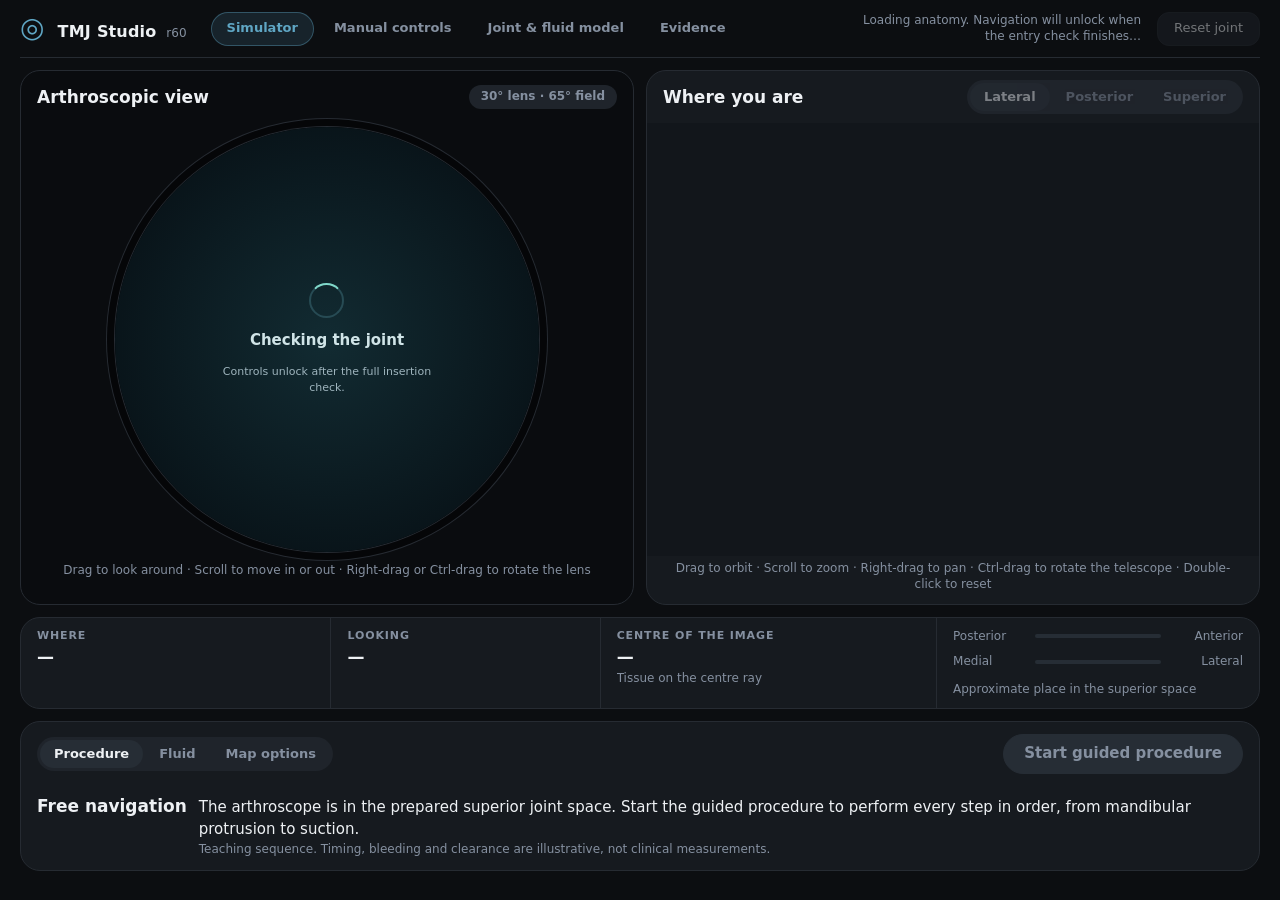
<file: index.html>
<!doctype html>
<html lang="en"><head><meta charset="utf-8"><meta name="viewport" content="width=device-width,initial-scale=1"><meta name="description" content="TMJ Studio: a realistic arthroscopic view of the temporomandibular joint beside a live map of the telescope position and direction, with a guided procedure from mandibular protrusion to lavage and suction."><meta http-equiv="Content-Security-Policy" content="default-src 'none'; script-src 'self'; worker-src 'self'; style-src 'self'; connect-src 'self'; img-src 'self' data:; base-uri 'none'; object-src 'none'; form-action 'none'"><title>TMJ Studio · Arthroscopy simulator</title><link rel="stylesheet" href="./split-r59.css"><script type="module" src="./studio-r60.mjs"></script><script type="module" src="./split-r59.mjs"></script></head>
<body><main>
<header class="topbar"><a class="brand" href="./overview.html"><i>◎</i> TMJ <b>Studio</b><span>r60</span></a>
<nav id="page-tabs" class="tabs" role="tablist" aria-label="Studio sections"><button type="button" role="tab" data-tab="simulator" aria-selected="true">Simulator</button><button type="button" role="tab" data-tab="controls" aria-selected="false">Manual controls</button><button type="button" role="tab" data-tab="model" aria-selected="false">Joint &amp; fluid model</button><button type="button" role="tab" data-tab="evidence" aria-selected="false">Evidence</button></nav>
<div class="load-box"><p id="load" role="status" aria-live="polite">Loading anatomy. Navigation will unlock when the entry check finishes…</p><button id="retry" hidden>Retry loading</button></div><button id="reset">Reset joint</button></header>
<div class="heading" hidden><h1>TMJ Studio · right temporomandibular joint</h1><select id="workspace-layout" aria-label="Workspace view"><option value="split" selected>Simulator</option><option value="full">Manual controls</option></select></div>
<section class="workspace" id="workspace" aria-label="Synchronized navigation workspace">
<section id="procedure" class="procedure" aria-label="Guided arthroscopy procedure">
  <div class="procedure-head"><span class="eyebrow">GUIDED PROCEDURE</span><ol id="procedure-steps" class="procedure-steps" aria-label="Procedure steps"></ol><div class="procedure-actions"><button id="procedure-restart" type="button" hidden>Restart</button><button id="procedure-action" class="primary" type="button">Start guided procedure</button></div></div>
  <div class="procedure-body"><div class="procedure-text"><h2 id="procedure-title">Free navigation</h2><p id="procedure-note">The arthroscope is in the prepared superior joint space. Start the guided procedure to perform every step in order, from mandibular protrusion to suction.</p><small id="procedure-model">Teaching sequence. Timing, bleeding and clearance are illustrative, not clinical measurements.</small></div>
  <div class="fluid-bar" role="group" aria-label="Joint fluid controls"><button id="fx-bleed" type="button">Bleeding</button><label class="toggle"><input id="fx-irrigation" type="checkbox">Irrigation inflow</label><label class="toggle"><input id="fx-outflow" type="checkbox">Outflow needle</label><button id="fx-suction" type="button" aria-pressed="false">Suction</button><div class="clarity"><label for="fx-clarity">View clarity</label><meter id="fx-clarity" min="0" max="100" low="35" high="70" optimum="100" value="100"></meter><output id="fx-clarity-out">100%</output></div><span id="fx-status" class="fx-status" role="status">Still, clear fluid</span></div></div>
</section>
<section id="split-deck" class="split-deck" aria-label="Arthroscopic view beside the position map" hidden>
  <div class="pane lens-pane">
    <div class="pane-head"><h2>Arthroscopic view</h2><span class="chip">30° lens · 65° field</span></div>
    <div id="split-lens"></div>
    <div class="pane-foot"><p class="pane-hint">Drag to look around · Scroll to move in or out · Right-drag or Ctrl-drag to rotate the lens</p><div id="lens-status"></div></div>
  </div>
  <div class="pane map-pane">
    <div class="pane-head"><h2>Where you are</h2><div class="segmented" role="group" aria-label="Map viewpoint"><button type="button" data-view="lateral" aria-pressed="true">Lateral</button><button type="button" data-view="posterior" aria-pressed="false">Posterior</button><button type="button" data-view="superior" aria-pressed="false">Superior</button></div></div>
    <div id="split-map"></div>
    <div class="pane-foot"><p class="pane-hint">Drag to orbit · Scroll to zoom · Right-drag to pan · Ctrl-drag to rotate the telescope · Double-click to reset</p></div>
  </div>
  <div class="hud" id="hud" aria-label="Lens position in the joint">
    <div class="hud-cell"><span>WHERE</span><strong id="hud-space">—</strong><small id="hud-zone"></small></div>
    <div class="hud-cell"><span>LOOKING</span><strong id="hud-look">—</strong><small id="hud-depth"></small></div>
    <div class="hud-cell"><span>CENTRE OF THE IMAGE</span><strong id="hud-see">—</strong><small>Tissue on the centre ray</small></div>
    <div class="hud-cell hud-tracks"><div class="track"><span>Posterior</span><div><i id="hud-ap" hidden></i></div><span>Anterior</span></div><div class="track"><span>Medial</span><div><i id="hud-ml" hidden></i></div><span>Lateral</span></div><small>Approximate place in the superior space</small></div>
  </div>
  <div class="dock">
    <div class="dock-head"><div class="segmented dock-tabs" role="tablist" aria-label="Simulator panels"><button type="button" role="tab" data-dock="procedure" aria-selected="true">Procedure</button><button type="button" role="tab" data-dock="fluid" aria-selected="false">Fluid</button><button type="button" role="tab" data-dock="view" aria-selected="false">Map options</button></div><div id="dock-actions"></div></div>
    <div class="dock-body" data-dock-panel="procedure" id="dock-procedure"></div>
    <div class="dock-body" data-dock-panel="fluid" id="dock-fluid" hidden></div>
    <div class="dock-body" data-dock-panel="view" id="dock-view" hidden><div id="split-map-options"></div><div id="split-map-key"></div></div>
  </div>
</section>
 <article class="scope panel"><div class="panel-head"><div><span class="eyebrow">01 / THROUGH THE SCOPE</span><h2>Arthroscopic view</h2></div><span class="chip">30° · 65° FOV</span></div>
 <div class="optical-controls"><label for="optical-mode">View source</label><select id="optical-mode"><option value="instrument">Instrument lens · live</option></select></div><p id="view-note" class="view-note">Steer the instrument and its live internal view. Choose a camera that turns with the telescope, or an upright teaching view.</p>
 <div class="instrument-toolbar" role="group" aria-label="Instrument drag mode"><button id="mode-aim" type="button" aria-pressed="true">Steer</button><button id="mode-advance" type="button" aria-pressed="false">In / out</button><button id="mode-roll" type="button" aria-pressed="false">Rotate lens</button></div><p id="gesture-hint" class="gesture-hint">Drag the image to steer · Scroll to insert / withdraw</p>
 <details class="gesture-guide"><summary>Hand control &amp; gestures</summary><div class="hand-options"><label for="hand-grip">Hand control</label><select id="hand-grip"><option value="handle">Move the handle · fixed hand directions</option><option value="view">Direct the viewed ray · teaching</option></select><label for="image-orientation">Image orientation</label><select id="image-orientation"><option value="coupled">Camera follows telescope</option><option value="stabilized">Keep superior upright</option></select><label for="camera-roll">Camera-head rotation</label><input id="camera-roll" type="range" min="-180" max="180" step="1" value="0"><output id="camera-roll-out">0°</output></div><div class="gesture-grid"><p><b>Mouse</b><br>Left drag: steer<br>Wheel: insert / withdraw<br>Right drag, Ctrl-drag or Alt-drag: rotate lens<br>Middle drag or Shift-drag: insert / withdraw<br>Steer and scroll together to combine movements.</p><p><b>Touch</b><br>One finger: selected mode<br>Two fingers together: steer<br>Spread / pinch: insert / withdraw<br>Twist: rotate the lens<br>Combine these two-finger gestures freely.</p></div><p>Handle control pivots the shaft about the fixed model entry. Moving the handle right redirects the lens left; the response depends on the external lever length. Slow drags give precise control. Fast and slow drags retain their full travel. Standard mode provides a wider sweep; choose Fine for precise work near tissue. The prepared view starts just inside the capsule, with room to steer; advance gradually as needed. The external hand directions stay fixed when the telescope rotates. Telescope rotation sweeps the angled viewing ray; camera-head rotation turns only the displayed horizon. The independent head control models a general optical assembly; this Nexus coupler has not been measured. The upright option is a teaching aid.</p></details><div class="steering-buttons" role="group" aria-label="Steer the internal view"><button id="steer-left" aria-label="Steer left">← Left</button><button id="steer-up" aria-label="Steer up">↑ Up</button><button id="steer-down" aria-label="Steer down">↓ Down</button><button id="steer-right" aria-label="Steer right">Right →</button></div><div class="scope-circle"><div class="loading-lens" role="status"><span class="loading-ring"></span><b>Checking the joint</b><small>Controls unlock after the full insertion check.</small></div><span id="scope-state" class="scope-state">LOADING</span><div id="lens-standby" class="lens-standby" hidden><b>Arthroscope not inserted</b><small>Follow the procedure steps</small></div><div id="lens-outside" class="lens-outside" hidden><b>The lens is outside the joint space</b><small>Scroll forward to enter · the map shows the way</small></div><div id="lens-rim" class="lens-rim" aria-hidden="true"><span data-axis="ant">ANT</span><span data-axis="post">POST</span><span data-axis="sup">SUP</span><span data-axis="inf">INF</span><span data-axis="lat">LAT</span><span data-axis="med">MED</span></div><canvas id="scope" tabindex="0" aria-label="Scope view. Drag to steer; wheel or Shift-drag for depth; right drag for lens roll. Two fingers: move to steer, pinch for depth, twist to roll. Arrow keys steer, plus and minus change depth, brackets rotate."></canvas><div class="reticle" hidden>+</div><span class="optical-tag">NEXUS 501200</span></div>
 <div class="where"><i></i><div><span>LENS LOCATION</span><strong id="location">Loading…</strong></div></div>
 <div class="field-guide"><label class="toggle"><input id="identify" type="checkbox">Identify tissues in this field</label><div id="field-tissues" hidden></div></div><p class="hit" id="hit">The centre ray identifies the surface in front of the lens.</p>
 <div class="motion-status" id="motion-status" role="status">Preparing a clear starting position.</div>
 <div class="route" id="route"><span>Approach</span><i></i><span>Capsule entry</span><i></i><span>Joint space</span><small id="entry-progress">Checking entry…</small></div><div class="tool-controls" id="navigation-controls"><div class="drag-options legacy-drag-mode"><label for="scope-drag">Drag scope</label><select id="scope-drag"><option value="aim">Steer instrument</option><option value="advance">Inward / outward</option><option value="roll">Rotate lens</option></select></div><div class="drag-options precision"><label for="step">Movement step</label><select id="step"><option value="0.5">Standard · 0.5 mm</option><option value="0.1">Fine · 0.1 mm</option></select></div><div class="control-label"><label for="depth">Axial travel · inward / outward</label><output id="depth-out"></output></div><input id="depth" type="range" min="0" max="30" step="0.01" value="0"><div class="buttons"><button id="withdraw">← Outward 0.5 mm</button><button id="advance">Inward 0.5 mm →</button><button id="park">Withdraw fully</button><button id="reinsert">Reinsert checked route</button></div>
 <div class="two"><div><div class="control-label"><label for="yaw">Shaft yaw</label><output id="yaw-out"></output></div><input id="yaw" type="range" min="-140" max="-40" step="0.01" value="-100"></div><div><div class="control-label"><label for="pitch">Shaft pitch</label><output id="pitch-out"></output></div><input id="pitch" type="range" min="-40" max="40" step="0.01" value="10"></div></div>
 <div class="control-label"><label for="roll">Optical roll · 30° lens direction</label><output id="roll-out"></output></div><input id="roll" type="range" min="-180" max="180" step="0.1" value="75"><div class="buttons roll-buttons"><button id="roll-left">↶ Roll −15°</button><button id="roll-right">Roll +15° ↷</button></div></div>
 <p class="help scope-help">Four instrument movements: two steering axes, axial insertion / withdrawal, and shaft rotation that redirects the 30° lens. The shaft pivots at the model capsule entry. Two-finger motion combines all four; mouse dragging and the wheel also combine. Fine mode reduces sensitivity. Drag distance is normalized to the lens display size. No simulated tremor or inertial drift is added. Tissue contact stops further movement into the boundary; reverse or withdraw to move away. The fixed portal does not permit free sideways translation. Arrow keys steer, + / − changes depth, [ / ] rotates the lens.</p></article>
 <article class="anatomy panel"><div class="panel-head"><div><span class="eyebrow">02 / YOUR POSITION IN THE JOINT</span><h2>Joint & instrument</h2></div><div class="buttons"><button id="centre">Centre joint</button><select id="view" aria-label="Anatomy viewpoint"><option value="lateral">Lateral oblique</option><option value="posterior">Posterior</option><option value="superior">Superior</option></select></div></div>
 <div class="locator-choice"><label for="locator-mode">Locator</label><select id="locator-mode"><option value="3d">3D joint &amp; telescope</option><option value="section">Section through lens</option></select><span>Same physical lens</span></div><div id="anatomy-key" class="anatomy-key" aria-label="Anatomy colour key"><span><i class="temporal-swatch"></i>Temporal bone</span><span><i class="condyle-swatch"></i>Mandibular condyle</span><span><i class="disc-swatch"></i>Articular disc</span><small>Teaching colours</small></div><div class="map-wrap"><canvas id="map" tabindex="0" aria-label="Joint anatomy. Drag or use arrow keys to orbit. Scroll or plus and minus to zoom. Right-drag to pan. Control-drag rotates the telescope. Double-click or zero resets the view."></canvas><div id="map-labels" class="map-labels" aria-hidden="true"></div><canvas id="section" hidden aria-label="Sagittal tissue section through the physical lens. Shaft and optical ray are projected onto the section."></canvas><div class="overview"><span>HEAD & COMPLETE TELESCOPE</span><canvas id="overview" aria-label="Whole head and complete Nexus telescope, synchronized with the main views"></canvas></div><div id="space-badge" class="space-badge">Assembled joint · cutaway</div><div class="map-help">Drag to orbit · Scroll to zoom · Right-drag to pan · Ctrl-drag rotates the telescope</div></div>
 <label class="roof-visibility"><input id="translucent-roof" type="checkbox" checked> See through temporal bone</label>
 <label class="guide-visibility"><input type="checkbox" id="lens-guides" checked> View cone &amp; direction</label>
 <label class="rim-visibility"><input type="checkbox" id="lens-rim-toggle" checked> Direction letters on the lens</label>
 <label class="names-visibility"><input type="checkbox" id="map-names" checked> Structure names</label>
 <div class="map-tools"><label for="map-drag">Drag</label><select id="map-drag"><option value="orbit">Orbit joint</option><option value="pan">Pan view</option></select><label class="toggle"><input type="checkbox" id="separate">Separate layers</label><label class="toggle"><input type="checkbox" id="cutaway">Roof cutaway</label><label class="toggle"><input type="checkbox" id="envelope">Joint spaces</label><label class="toggle"><input type="checkbox" id="teaching">Colour-coded anatomy</label></div>
 <p class="view-target" id="view-target">The blue cone is the field of view; the gold dot is the tissue at its centre.</p><div class="legend"><small>Navigation markers</small><span><i class="blue"></i>Lens & view cone</span><span><i class="purple"></i>Capsule entry</span><span><i class="green"></i>Superior space</span><span><i class="gold"></i>Inferior space</span><span><i class="gold"></i>Centre-ray tissue</span><span><i class="red"></i>Blocked contact</span></div>
 <div class="position-strip"><div><span>SHAFT</span><b>Ø 1.9 × 63.1 mm</b></div><div><span>TIP COORDINATES</span><b id="xyz">—</b></div><div><span>ENTRY REFERENCE</span><b id="entry">Model boundary</b></div></div><p id="map-caption" class="help">The frame stays centred on the joint. Cutaway and layer separation change this teaching view only.</p></article>
</section>
<section id="dynamics" class="dynamics"><article class="panel"><span class="eyebrow">ONE SHARED GEOMETRY</span><h2>Jaw & tissue movement</h2><p class="preparation">Prepared joint · 2.5 mm prescribed inferior distraction. Disc and condyle move as a prescribed rigid cluster.</p><button id="neutral">Reset neutral session · withdrawn</button><div class="control-label"><label for="jaw">Jaw rotation</label><output id="jaw-out">0°</output></div><input id="jaw" type="range" min="0" max="8" step="0.25" value="0"><div class="control-label"><label for="slide">Anterior translation</label><output id="slide-out">0 mm</output></div><input id="slide" type="range" min="0" max="2" step="0.05" value="0"><div class="control-label"><label for="distraction">Inferior distraction · prescribed displacement</label><output id="distraction-out">0 mm</output></div><input id="distraction" type="range" min="0" max="3" step="0.05" value="0"><p class="help">Movement updates the actual joint surfaces and cavity. The map shows the requested movement at once while one contact check runs; the lens image then dissolves to the checked joint. A request stops before source contact, instrument contact or an invalid cavity shape. Combined movements can reach a limit before an individual slider reaches its maximum. The disc–condyle cluster moves rigidly; relative condylar rotation beneath the disc is not modeled. The source bones and disc remain rigid. These are prescribed displacements, not a calibrated force response.</p></article>
<article class="panel"><span class="eyebrow">REDUCED FLUID MODEL</span><h2>Distension & washout</h2><div class="flow-readout" id="flow-readout">Inflow 0 · Outflow 0 µL/s</div><div class="control-label"><label for="pressure">Irrigation source pressure</label><output id="pressure-out">0 kPa</output></div><input id="pressure" type="range" min="0" max="3" step="0.1" value="0"><div class="buttons"><button id="flow">Run flow</button><label class="toggle"><input id="outlet" type="checkbox" checked>Outlet open</label></div><p class="help">Changing source pressure starts irrigation. The reconstructed superior cavity expands and its actual volume stores fluid. At a model distension limit, flow continues through the last admitted cavity shape. The disc and bones remain rigid. The elapsed time shown is simulation time; geometric checks can take longer.</p><label class="toggle"><input id="washout" type="checkbox">Show washout in the lens</label><p class="help" id="washout-out">Optional visual tracer</p><p class="help">The tint follows the remaining well-mixed tracer in the superior space. Opacity is illustrative. Bleeding, lavage and suction are shown by the procedure controls above the views.</p><p class="help">Anterior and posterior volumes are geometric partitions at model Y = 0. They show redistribution, not separately simulated pressures.</p><p class="help" id="fluid-status">Paused · closed computational envelope</p><div class="fluid-metrics"><div><span>Pressure</span><b id="p">0 kPa</b></div><div><span>Retained volume</span><b id="vol">— µL</b></div><div><span>Volume change</span><b id="volume-change">0 µL</b></div><div><span>Balance error</span><b id="balance">—</b></div><div><span>Upper anterior</span><b id="anterior-volume">—</b></div><div><span>Upper posterior</span><b id="posterior-volume">—</b></div></div></article>
<article class="panel"><span class="eyebrow">MODEL CONTROLS</span><h2>Appearance & record</h2><label for="scope-speed">Scope speed</label><select id="scope-speed"><option value="1">Normal (r59)</option><option value="2.2" selected>Fast</option><option value="3.5">Very fast</option></select><label for="lens-look">Lens look</label><select id="lens-look"><option value="0">r59 look</option><option value="1" selected>Clinical camera</option><option value="2">Clinical camera + fibrils</option></select><div class="control-label"><label for="exposure">Scope brightness</label><output id="exposure-out">1.05×</output></div><input id="exposure" type="range" min="0.65" max="1.8" step="0.05" value="1.05"><label class="toggle"><input type="checkbox" id="auto-exposure" checked>Auto exposure</label><p class="help" id="exposure-mode">Auto · highlights metered from the lens image</p><label class="toggle"><input type="checkbox" id="reticle">Centre marker</label><br><label class="toggle"><input id="texture" type="checkbox" checked>Tissue surface detail</label><label class="toggle"><input id="lens-optics" type="checkbox" checked>Lens optics (distortion, focus, glare)</label><p class="help">Ivory articular surfaces and disc, curled vessels in pink lining, fine irregular connective strands and broken wet highlights. Recesses occlude light from the lens, while fine collagen and patchy wet highlights remain attached to the surface. Light falls off with distance from the tip; automatic exposure adapts gradually as the view changes. Illumination follows the physical lens and the real surface normals. Auto exposure meters the actual lens image with faster highlight protection and slower brightening; switch it off for a fixed exposure. Appearance controls leave the physical joint unchanged.</p><button id="export">Export session</button><p class="help" id="performance">Preparing synchronized views…</p><p class="help" id="record">Pose, fluid state, source hashes and model assumptions are included.</p><details><summary>Hydraulic assumptions</summary><p>Inlet and outlet resistance: 20 kPa·s/mL. Free-wall law: 5 kPa/mm. At a model expansion limit, volume is fixed, inlet equals outlet and the additional pressure is carried by a nonnegative constraint reaction. This is a reduced hydraulic boundary condition, not a measured tissue contact force. Uniform pressure and a well-mixed tracer; no resolved fluid jets, cannula calibration, tissue stress or clinical pressure prediction.</p></details></article></section>
<section class="reference-links panel" aria-label="Study and source tools"><span class="eyebrow">CONTINUE STUDYING</span><div class="reference-row"><a href="./simulator-r35.html#practice">Orientation exercises ↗</a><a href="./simulator-r35.html#imaging">Local imaging &amp; registration lab ↗</a><a href="./simulator-r35.html#nexus-equipment">Instrument reference photographs ↗</a><a href="./camera-r30.html?preset=medial">Historical camera reference ↗</a></div><p class="help">The reference workspace preserves earlier learning and imaging tools. Its illustrative cameras are separate from this physical-lens workspace.</p></section>
<section id="evidence" class="evidence panel"><span class="eyebrow">MODEL &amp; EVIDENCE</span><h2>One physical lens. Explicit reconstruction limits.</h2><div class="evidence-grid">
<div><h3>r59 · navigation and orientation</h3><p>The lens image is steered by dragging, moved in and out with the wheel and rotated with a right-drag or Ctrl-drag. The map orbits with a drag, zooms toward the pointer with the wheel and pans with a right-drag; Ctrl-drag on the map turns the telescope about its own axis.</p><p>The lens now stays inside the joint space it is in. Steering that would push the tip through the soft lining draws the telescope back along its own axis, and it eases forward again to the depth last chosen once there is room; it is never pushed deeper than the user advanced it. Where that is not enough, steering stops at the edge of the space. When bone or the disc stops a steering gesture, the telescope is eased back a little and the turn is tried again, so it slides along the surface instead of sticking. Scrolling back pauses once at the capsule entry before the lens leaves the joint; withdrawal is otherwise never restricted.</p><p>These limits, the structure names on the map and the recess / zone readout (thirds of the model space) are illustrative teaching aids. They are not measured tissue mechanics, a force model or validated landmarks.</p></div>
<div><h3>r58 · procedure and appearance</h3><p>The guided procedure follows single-puncture arthroscopy: mandibular protrusion, insufflation, puncture and insertion, lavage through an outflow needle, then suction. Protrusion and insufflation each change the real joint geometry through one contact-checked rebuild; the map animates the requested movement while the check runs.</p><p>Bleeding, blood clearance, suspended debris, bubbles, suction collapse and the lens optics (barrel distortion, near-field defocus, glare, field stop) are <b>illustrative</b>. Blood is a well-mixed level with drifting sprites, not a flow simulation; clearance times are chosen to be readable, not measured. The syringe, outflow needle and irrigation lines are teaching overlays without collision or a registered skin portal. Outside the joint spaces the lens shows a featureless soft-tissue blur.</p></div>
<div><h3>What the two views share</h3><p>The actual telescope tip, 30° optical direction and 65° field drive the arthroscopic image, blue locator cone and gold centre-ray marker. Tissue identification uses five rays through that same camera. Layer separation and cutaway affect the locator only.</p><p>The cavity is rebuilt against the original bone and disc surfaces. An artificial internal bridge from the old reconstruction has been removed; soft attachments follow their corresponding source surfaces. The estimated posterior lining is rebuilt with a bounded enclosure with short broad irregular pleats, tapered away from original attachment surfaces at each jaw or pressure state. Exact source bone and disc surfaces are then subtracted. This removes repeated artificial attachment teeth and changes the estimated prepared upper-space volume by about 1.2%; it does not alter the original bones or disc. The resulting boundary supplies rendering, sections, location classification and fluid volume together.</p></div>
<div><h3>Movement &amp; irrigation</h3><p>Ordered pointer samples preserve curved and combined movements independently of render timing. The external hand frame stays fixed when the telescope rotates. Obstructed steering preserves separately checked withdrawal and optical roll; rotation across ±180° takes the short path. The prepared lens starts 1 mm shallower than r52, providing more steering room within the unchanged hard surfaces. The full 1.9 mm × 63.1 mm shaft and conservative proximal envelope retain swept bone/disc collision checks. Rejected instrument requests stop at the last admitted position; withdrawal and optical roll remain available.</p><p>Bone and disc are rigid in the prescribed disc–condyle cluster. This is a contact-constrained teaching approximation, not a natural disc trajectory. The inferior space co-moves without distension. Only the estimated superior lining receives the scalar pressure mode.</p></div>
<div><h3>What remains unmeasured</h3><p>Nexus 501200: 1.9 mm shaft, 63.1 mm working length, 115 mm overall, 30° direction and 65° field. Proximal shape is illustrated from manufacturer photographs. The 501201/501204 “1.9 mm / 50 mm” labels do not establish cannula outer diameter, lumen, seating datum or lens offset.</p><p>The shaft pivot is fixed at the prepared model capsule entry. The purple ring shows the current <b>model capsule crossing</b>, not a registered skin portal. The posterior fold has been reconstructed, but tissue morphology and its extent are still estimated; visual realism is incomplete. Actual synovial geometry, specimen motion, cannula assembly and clinical realism still require suitable measurements and review. Prescribed motion and scalar lining compliance have model limits; software verification does not establish clinical realism.</p></div>
</div><details><summary>Contact checks, mechanics and numerical scope</summary><p id="integrity">Source checksums pending.</p><p>Hard bone/disc motion retains continuous distance bounds, including a conservative bound for rotation between admitted steps. The complete instrument is checked against moving tissues. At each step midpoint and endpoint, the rebuilt cavity is checked for closed, consistently wound topology, nonzero triangles and self-intersections beyond shared mesh boundaries. This soft-boundary check is sampled, not continuous detection. No pre-existing cavity penetration is allowed as a baseline. A 0.00002 mm extent/penetration tolerance handles Float32 clipping slivers; coplanar overlap checks remain active. Each pressure domain uses its principal connected component. Tiny excluded numerical pockets are recorded; a split above 0.001 of total volume or 0.00001 mL is rejected. Combined motion or distension stops when the model cannot supply an admissible shape.</p><p>The pressure model has one scalar wall coordinate, uniform pressure and a well-mixed tracer. Its outward compliant mode tapers into fixed hard boundaries and contact anchors. At a model expansion limit the last admitted volume stays fixed while reduced inlet/outlet flow and tracer exchange continue. The model is not CFD, calibrated cannula resistance, tissue stress or clinical pressure prediction. Anterior/posterior volumes divide the actual upper cavity at model Y = 0; they do not simulate separate pressures.</p><p>Microscopic fibres, vessels, wet-film reflection and exposure are illustrative. Their reference coordinates use the prepared joint to avoid stretching a collapsed neutral texture across the opened lining; they remain attached during motion. No clinical photograph is projected as the lens image. The same clinical pose cannot be registered to a photograph from a different specimen; comparisons assess qualitative morphology, not patient-specific correspondence.</p></details>
<details><summary>Primary references and consolidated verification</summary><p><a href="https://www.jstage.jst.go.jp/article/ofaj1936/58/4-6/58_745/_article" target="_blank" rel="noopener">Murakami &amp; Hoshino — regional arthroscopic anatomy</a> describes regional recesses and temporary versus persistent folds. <a href="https://pubmed.ncbi.nlm.nih.gov/23787012/" target="_blank" rel="noopener">Xu et al. — opening and upper-space redistribution</a> supports distinguishing anterior and posterior behavior; it does not supply this specimen’s motion. <a href="https://pubmed.ncbi.nlm.nih.gov/27663533/" target="_blank" rel="noopener">Dynamic lavage research</a> uses a much richer flow model than this reduced circuit.</p><p><a href="https://www.nexuscmf.com/products/" target="_blank" rel="noopener">Nexus manufacturer</a> · <a href="https://www.intechopen.com/chapters/1176474" target="_blank" rel="noopener">Clinical photographs and attribution</a> · <a href="./assets/r47/primary-evidence.json">Public-source review and unavailable measurements</a></p><p><a href="./assets/r55/visual-verification.json">r55 anatomy colour review</a> · <a href="./assets/r54/scope-motion-research.md">Scope handling: primary references and missing measurements</a> · <a href="./assets/r54/acceptance.json">r54 movement and appearance review</a> · <a href="./assets/r51/acceptance.json">r51 preserved attachment reconstruction and checks</a> · <a href="./assets/r49/navigation-verification.json">Steering verification</a> · <a href="./assets/r49/worker-verification.json">Integrated movement and flow</a></p><p><a href="./assets/r51/visual-review.json">Attachment appearance review</a> · <a href="./assets/r51/input-verification.json">Mouse / touch contracts</a> · <a href="./assets/r51/geometry-verification.json">Reconstructed domain checks</a></p><p><a href="./assets/r48/acceptance.json">r48 acceptance matrix</a> · <a href="./assets/r48/browser-verification.json">Interaction checks</a> · <a href="./assets/r48/geometry-verification.json">Geometry and source audit</a> · <a href="./assets/r48/model-verification.json">Motion and fluid checks</a> · <a href="./assets/r48/recovery-verification.json">Recovery checks</a> · <a href="./assets/r47/acceptance.json">Previous release record</a></p></details></section>
<footer>TMJ Studio · r60 · Research and orientation model · Anatomical and clinical validation outstanding</footer>
</main></body></html>
</file>
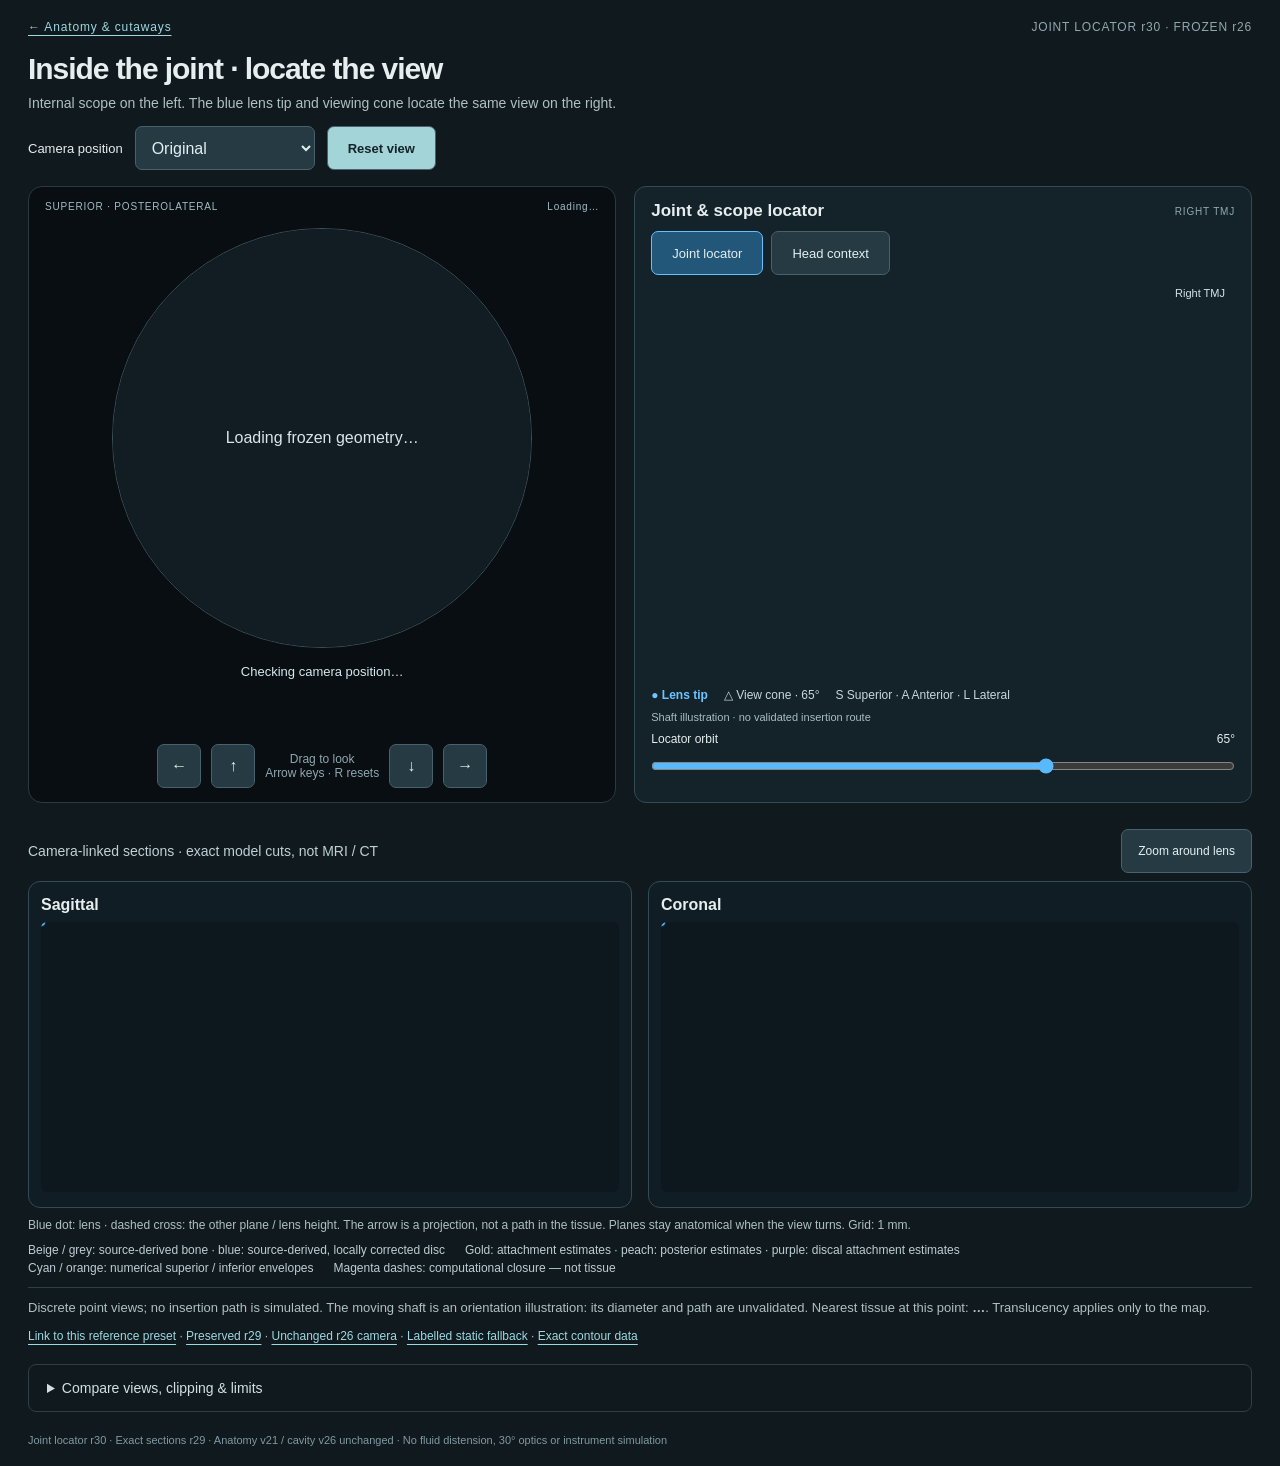
<file: camera-r30.html>
<!doctype html>
<html lang="en">
<head><meta charset="utf-8"><meta name="viewport" content="width=device-width, initial-scale=1">
<meta http-equiv="Content-Security-Policy" content="default-src 'none'; script-src 'self'; style-src 'self'; img-src 'self' data:; connect-src 'self'; base-uri 'none'; form-action 'none'; object-src 'none'">
<title>TMJ · Scope & joint locator r30</title><meta name="description" content="Compare three audited point-camera views in the unchanged r26 TMJ, with synchronized anatomical orientation.">
<link rel="stylesheet" href="./camera-r26.css?v=positions2"><script type="module" src="./camera-r30.mjs"></script><link rel="stylesheet" href="./camera-r29.css"><link rel="stylesheet" href="./camera-r30.css"></head>
<body><main>
<header><a href="./">← Anatomy &amp; cutaways</a><span>JOINT LOCATOR r30 · FROZEN r26</span></header>
<h1>Inside the joint · locate the view</h1><p class="intro">Internal scope on the left. The blue lens tip and viewing cone locate the same view on the right.</p>
<div class="pose-toolbar"><label for="position-select">Camera position</label><select id="position-select" aria-label="Camera position"></select><button id="reset">Reset view</button></div>
<div class="workspace">
 <section class="view-panel" aria-label="Internal camera view">
  <div class="view-heading"><span id="region">SUPERIOR · POSTEROLATERAL</span><span id="orientation">Loading…</span></div>
  <div class="scope-frame"><canvas id="scope" tabindex="0" aria-label="Internal camera. Drag to turn or use arrow keys. Press R to reset selected view."></canvas><span class="reticle" aria-hidden="true">+</span><div id="loading" role="status">Loading frozen geometry…</div></div>
  <p id="hit" class="hit" aria-live="polite">Checking camera position…</p>
  <div class="look-controls"><button id="left" aria-label="Look left">←</button><button id="up" aria-label="Look up">↑</button><span>Drag to look<br>Arrow keys · R resets</span><button id="down" aria-label="Look down">↓</button><button id="right" aria-label="Look right">→</button></div>
 </section>
 <section class="locator-panel" aria-label="Camera position locator">
  <div class="locator-title"><h2>Joint & scope locator</h2><span>RIGHT TMJ</span></div>
  <div class="locator-tabs"><button id="locator-joint" aria-pressed="true">Joint locator</button><button id="locator-head" aria-pressed="false">Head context</button></div>
  <div class="locator-stage"><canvas id="locator" tabindex="0" aria-label="External joint and scope reference. Drag or use arrow keys to orbit without moving the internal camera."></canvas><svg id="locator-labels" aria-hidden="true"></svg><span id="head-inset-label">Right TMJ</span></div>
  <p class="locator-key"><strong>● Lens tip</strong><span>△ View cone · 65°</span><span>S Superior · A Anterior · L Lateral</span></p>
  <p class="locator-note">Shaft illustration · no validated insertion route</p><label class="orbit-label" for="locator-orbit">Locator orbit <output id="locator-orbit-value">65°</output></label><input id="locator-orbit" type="range" min="-180" max="180" value="65" aria-label="Locator orbit">
 </section>
</div>
<div class="sections-toolbar"><span>Camera-linked sections · exact model cuts, not MRI / CT</span><button id="section-detail" aria-pressed="false">Zoom around lens</button></div><div class="sections-workspace"><section class="section-panel" aria-labelledby="sagittal-title"><div class="section-heading"><h2 id="sagittal-title">Sagittal</h2><span id="sagittal-position"></span></div><svg id="sagittal-section" viewBox="0 0 600 280" role="img"></svg><p id="sagittal-direction" class="projection-status"></p><p id="sagittal-normal" class="normal-status"></p></section><section class="section-panel" aria-labelledby="coronal-title"><div class="section-heading"><h2 id="coronal-title">Coronal</h2><span id="coronal-position"></span></div><svg id="coronal-section" viewBox="0 0 600 280" role="img"></svg><p id="coronal-direction" class="projection-status"></p><p id="coronal-normal" class="normal-status"></p></section></div><p class="section-help">Blue dot: lens · dashed cross: the other plane / lens height. The arrow is a projection, not a path in the tissue. Planes stay anatomical when the view turns. Grid: 1 mm.</p><p id="pose" class="mono"></p><p id="field-summary" class="field-summary"></p>
<div class="section-provenance"><span>Beige / grey: source-derived bone · blue: source-derived, locally corrected disc</span><span>Gold: attachment estimates · peach: posterior estimates · purple: discal attachment estimates</span><span>Cyan / orange: numerical superior / inferior envelopes</span><span>Magenta dashes: computational closure — not tissue</span></div><div class="legend" aria-label="Surface colours"><span><i class="swatch temporal"></i>Temporal roof</span><span><i class="swatch disc"></i>Disc</span><span><i class="swatch posterior"></i>Posterior estimate</span><span><i class="swatch capsule"></i>Attachment estimate</span><span><i class="swatch closure"></i>Mask · not tissue</span></div>
<p class="notice">Discrete point views; no insertion path is simulated. The moving shaft is an orientation illustration: its diameter and path are unvalidated. Nearest tissue at this point: <strong id="clearance">…</strong>. Translucency applies only to the map.</p>
<p class="result-links"><a id="share-view" href="./camera-r30.html">Link to this reference preset</a> · <a href="./camera-r29.html?preset=medial">Preserved r29</a> · <a href="./camera-r26.html">Unchanged r26 camera</a> · <a href="./tmj-camera-sections-r29.svg">Labelled static fallback</a> · <a href="./camera-sections-r29.json">Exact contour data</a></p><details><summary>Compare views, clipping &amp; limits</summary>
 <p>All three views use the same opaque tissues, colours, lighting, 65° circular field and 0.010 mm near plane. Reset restores the selected view and map; select Original for the previous published pose. No transition through tissue is shown.</p>
 <p>Section axes: A anterior, P posterior, M medial, L lateral, S superior, I inferior. Sagittal screen-right is −Y; coronal screen-right is +X; screen-up is +Z. Out-of-plane values are components of the unit viewing vector, without length units; the angle is measured from the section plane. An in-plane component below 0.000001 suppresses the direction arrow. The 3 mm arrow is a scaled direction annotation, not a collision-tested path.</p><p>Each contour segment is a direct plane/triangle intersection of the same Float32 vertices used by the 3D renderer. Full-precision preset coordinates define the planes. Open surfaces remain open; no missing tissue is interpolated or filled. These additional six cuts do not replace the earlier 78-section stack. Reset restores the selected reference direction, joint map and section context zoom.</p><div class="comparison-scroll"><table><caption>5,025 rays per reference view · percentages describe the image, not missing anatomy</caption><thead><tr><th>Reference</th><th>Roof / disc</th><th>Mask rays</th><th>Median hit</th><th>Nearest tissue</th></tr></thead><tbody><tr><th>Original</th><td>45.4 / 28.5%</td><td>8.7%</td><td>0.555 mm</td><td>0.156 mm</td></tr><tr><th>Medial</th><td>48.1 / 50.3%</td><td>0.0%</td><td>1.307 mm</td><td>0.192 mm</td></tr><tr><th>Anterior</th><td>47.4 / 48.0%</td><td>1.7%</td><td>1.001 mm</td><td>0.200 mm</td></tr></tbody></table></div>
 <div class="evidence"><div><h2>Repeatable pose</h2><p id="reference-description"></p><p>Model axes: +X lateral, +Y anterior, +Z superior. The source geometry, contact, cavity and computational masks are unchanged. No cut planes, internal transparency or back-face removal.</p><label>Near clipping check <select id="near"><option value="0.01">0.010 mm · default</option><option value="0.005">0.005 mm · comparison</option></select></label><p id="clip-status"></p></div>
 <div><h2>What is established?</h2><p>Each selected point is inside the numerical superior envelope and outside the tested solids. Its entire near plane stays in an empty local sphere at every allowed direction. Dense checks with 20,081 rays confirm the reference-field measurements; no sampled hit is lost to near clipping.</p><p>The new views show a broader roof–disc relationship, but these are model surfaces, not validated clinical landmark recognition. Synovial lining and fascia remain unreconstructed, and attachments are estimates. A zero mask-ray count in one view does not complete the anatomy. No scope fit or safe portal is established.</p><p><a href="camera-r26-positions.json">Position audits &amp; source hashes</a> · <a id="sections-link" href="./sections.html?s=6.84&c=-4.28">Earlier 78-section stack (nearest planes)</a></p><p id="integrity" class="mono"></p></div></div>
</details><noscript>JavaScript is needed for synchronization. <a href="./tmj-camera-sections-r29.svg">Open the labelled static image.</a></noscript>
<footer>Joint locator r30 · Exact sections r29 · Anatomy v21 / cavity v26 unchanged · No fluid distension, 30° optics or instrument simulation</footer>
</main></body></html>
</file>
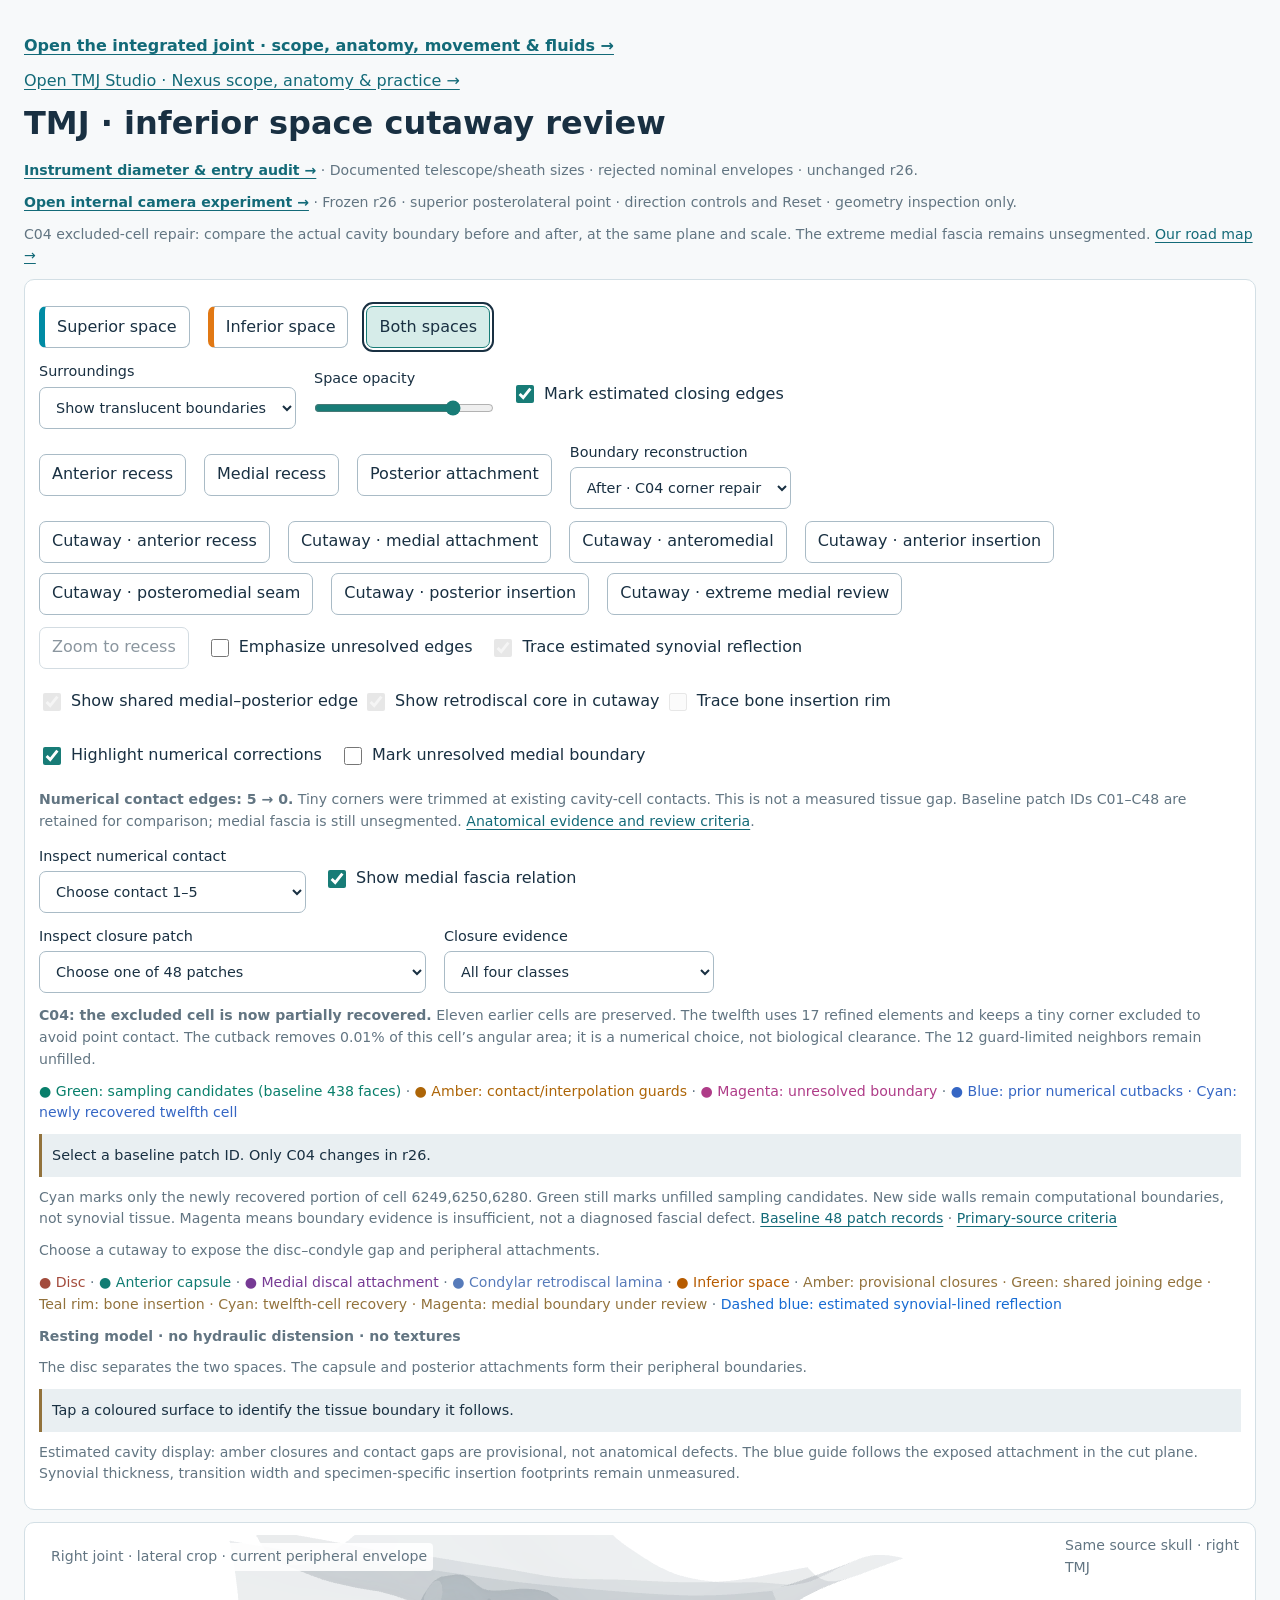
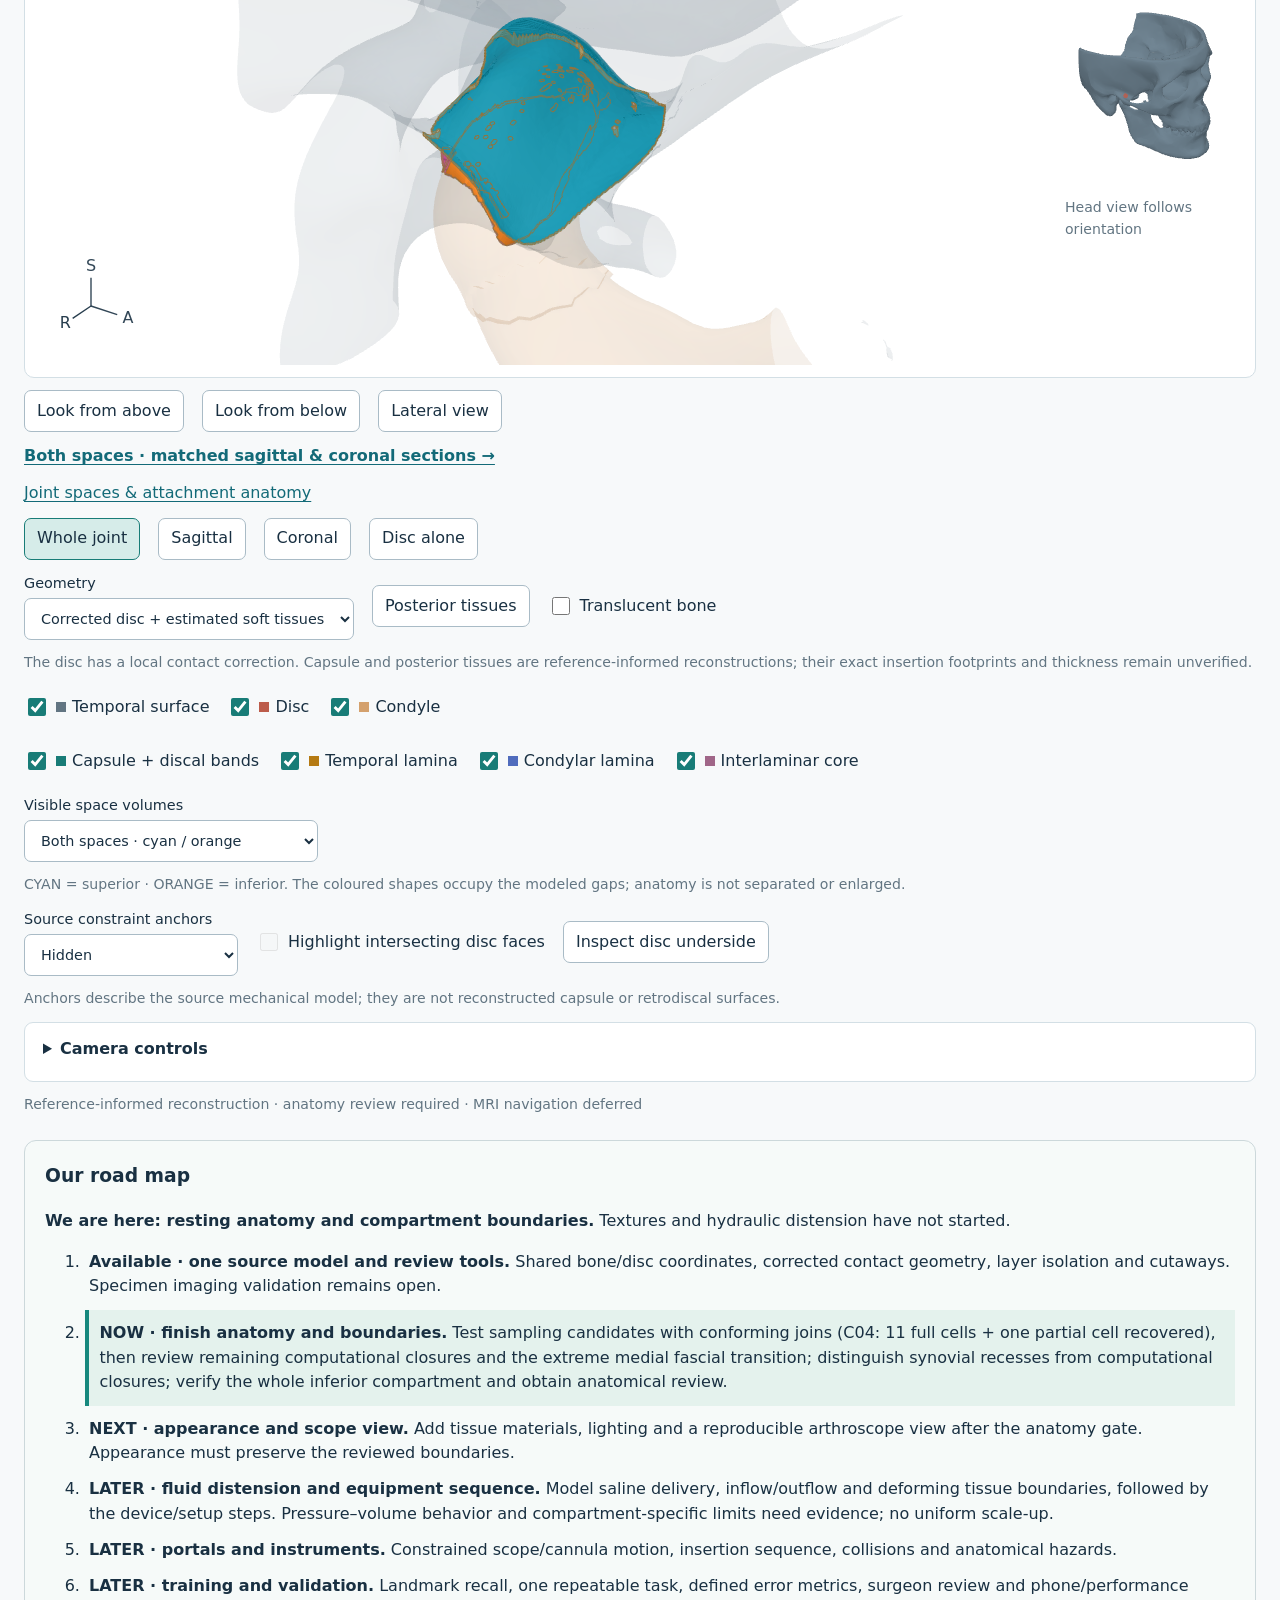
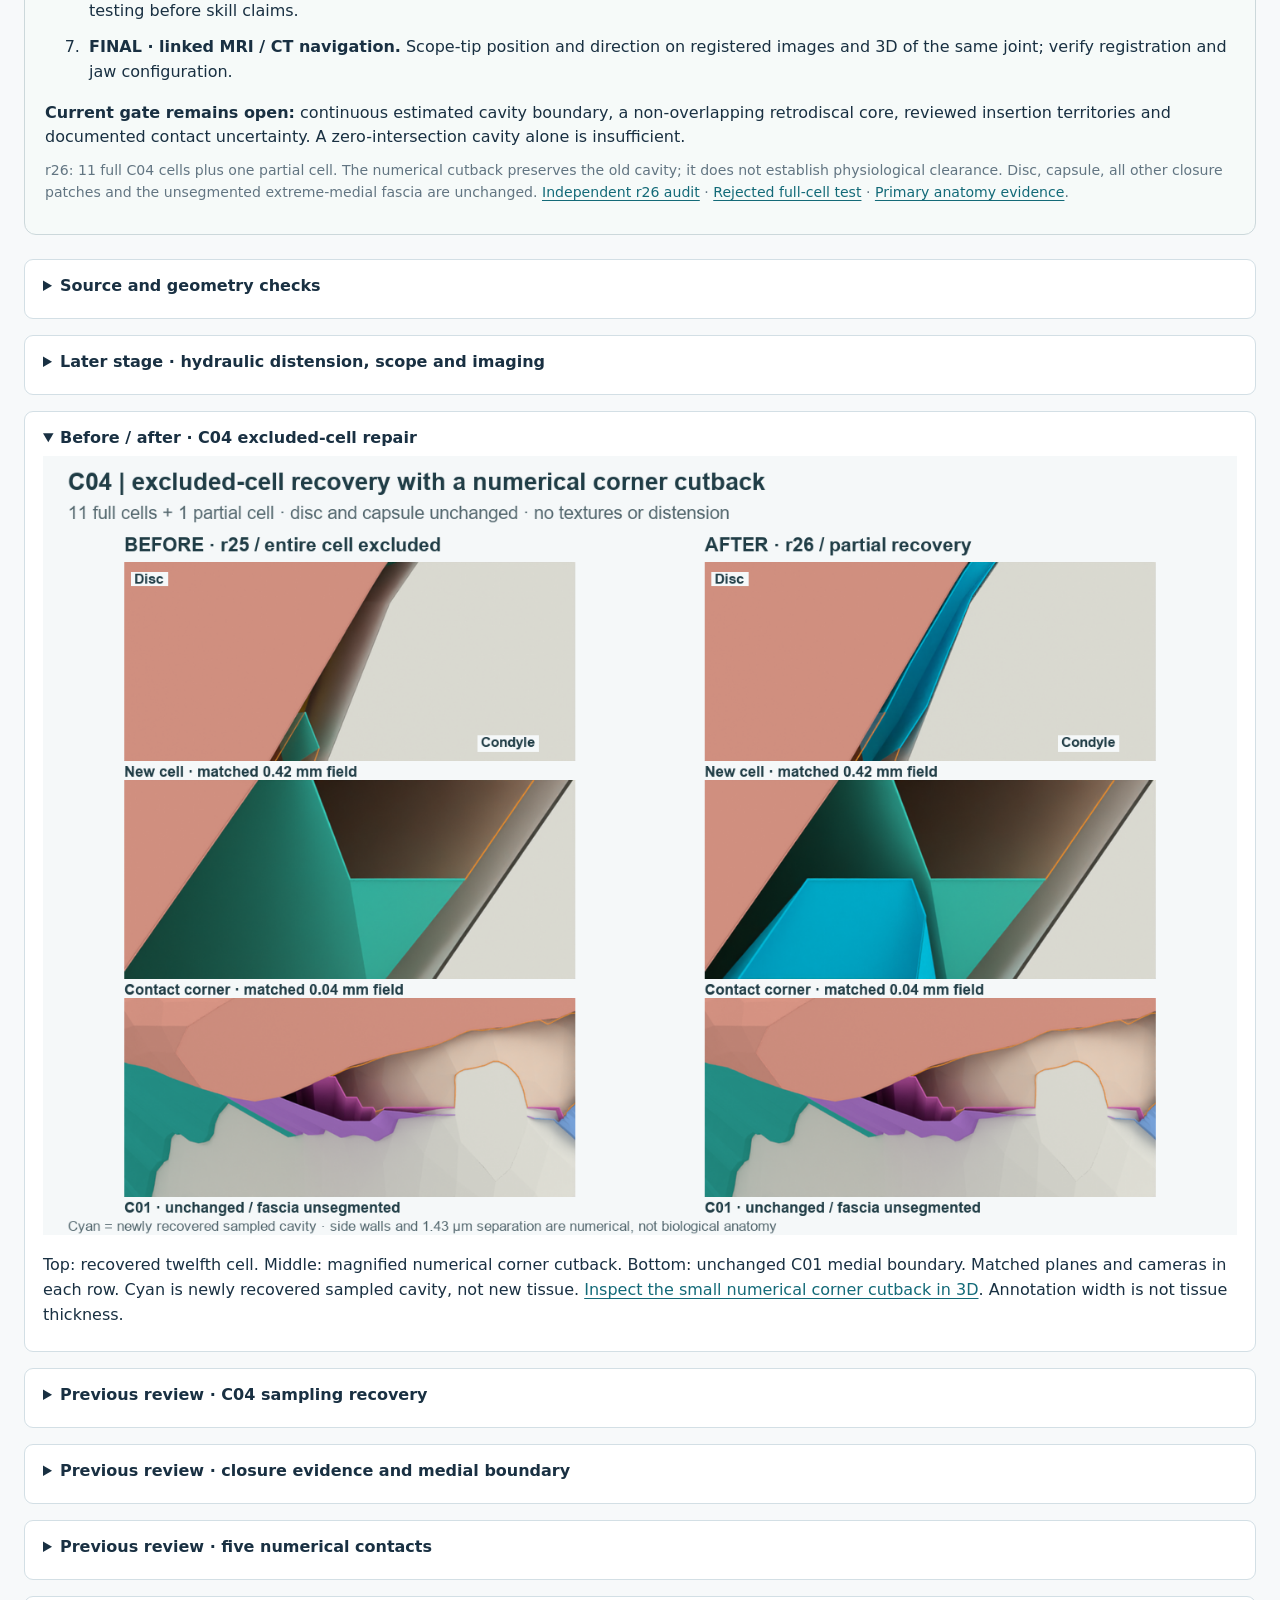
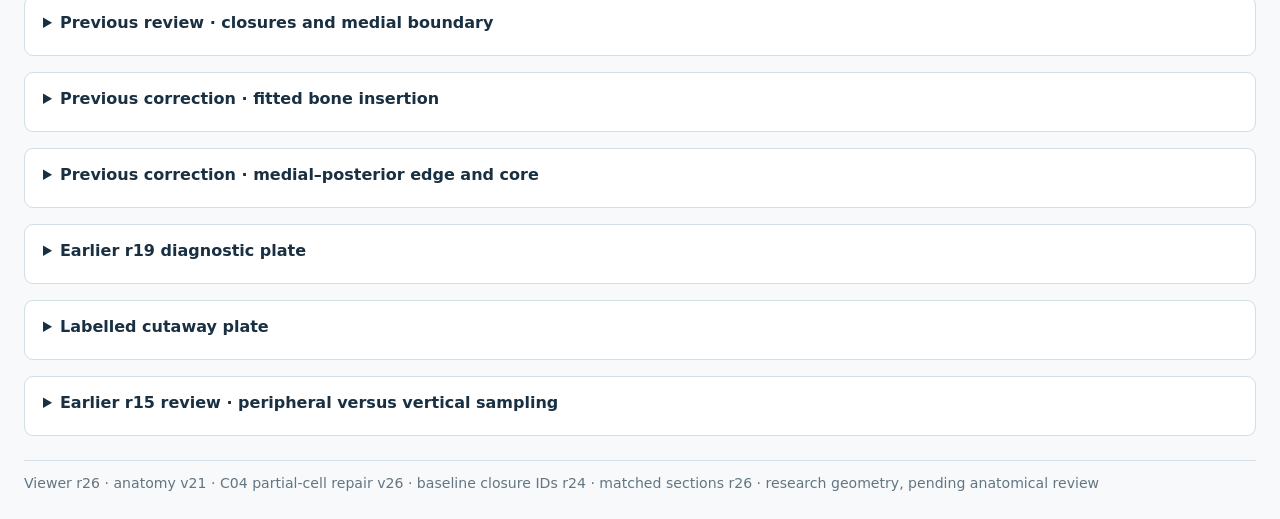
<file: overview.html>
<!doctype html>

<html lang="en"><head>

<meta charset="utf-8">

<meta name="viewport" content="width=device-width, initial-scale=1">

<meta http-equiv="Content-Security-Policy" content="default-src 'none'; script-src 'self'; style-src 'self' 'unsafe-inline'; img-src 'self' data:; connect-src 'self'; font-src 'self'; base-uri 'none'; form-action 'none'; object-src 'none'; frame-src 'none'">

<meta name="referrer" content="strict-origin-when-cross-origin">

<meta name="description" content="Explore the superior and inferior TMJ spaces, their estimated boundaries and source anatomy.">

<title>TMJ · 3D joint spaces</title>

<link rel="stylesheet" href="./viewer.css?v=ea7366072198">

<script type="module" src="./viewer.mjs?v=ea7366072198"></script>

</head><body><main>
<p><a href="./joint.html"><strong>Open the integrated joint · scope, anatomy, movement &amp; fluids →</strong></a></p><p id="simulator-launch"><a href="./simulator.html?preset=medial">Open TMJ Studio · Nexus scope, anatomy &amp; practice →</a></p>

<div id="tmj-geometry-v7">
  <h2>TMJ · inferior space cutaway review</h2>
  <p class="text-small"><a href="./instrument-r27.html"><strong>Instrument diameter &amp; entry audit →</strong></a> · Documented telescope/sheath sizes · rejected nominal envelopes · unchanged r26.</p>
  <p class="text-small"><a href="./camera-r26.html"><strong>Open internal camera experiment →</strong></a> · Frozen r26 · superior posterolateral point · direction controls and Reset · geometry inspection only.</p>
  <p class="text-small">C04 excluded-cell repair: compare the actual cavity boundary before and after, at the same plane and scale. The extreme medial fascia remains unsegmented. <a href="#tmj-roadmap">Our road map →</a></p>
  <div class="space-controls" aria-label="3D joint spaces">
    <div class="viz-controls"><button type="button" class="btn space-superior" data-space-focus="superior">Superior space</button><button type="button" class="btn space-inferior" data-space-focus="inferior">Inferior space</button><button type="button" class="btn" data-space-focus="both">Both spaces</button></div>
    <div class="viz-controls"><label class="form-label" for="tmj-v13-context">Surroundings<select class="form-select" id="tmj-v13-context"><option value="boundaries">Show translucent boundaries</option><option value="isolated">Space alone</option><option value="layers">Use anatomy layer controls</option><option value="cutaway">Solid cutaway</option></select></label><label class="form-label" for="tmj-v13-opacity">Space opacity<input type="range" class="form-range" id="tmj-v13-opacity" min="0.25" max="1" step="0.05" value="0.85"></label><label class="form-check"><input id="tmj-v13-rims" type="checkbox" class="form-check-input" checked><span class="form-check-label">Mark estimated closing edges</span></label></div>
    <div class="viz-controls" aria-label="Inferior recess review"><button type="button" class="btn" data-recess="anterior">Anterior recess</button><button type="button" class="btn" data-recess="medial">Medial recess</button><button type="button" class="btn" data-recess="posterior">Posterior attachment</button><label class="form-label" for="tmj-v15-version">Boundary reconstruction<select class="form-select" id="tmj-v15-version"><option value="v26">After · C04 corner repair</option><option value="v25">Before · excluded cell</option></select></label></div>
    <div class="viz-controls" aria-label="Cutaway review"><button class="btn" type="button" data-cutaway="anterior">Cutaway · anterior recess</button><button class="btn" type="button" data-cutaway="medial">Cutaway · medial attachment</button><button class="btn" type="button" data-cutaway="anteromedial">Cutaway · anteromedial</button><button class="btn" type="button" data-cutaway="patch">Cutaway · anterior insertion</button><button class="btn" type="button" data-cutaway="posteromedial">Cutaway · posteromedial seam</button><button class="btn" type="button" data-cutaway="posterior">Cutaway · posterior insertion</button><button class="btn" type="button" data-cutaway="extreme-medial">Cutaway · extreme medial review</button></div>
    <div class="viz-controls"><button class="btn" type="button" id="tmj-v18-closeup">Zoom to recess</button><label class="form-check"><input type="checkbox" class="form-check-input" id="tmj-v18-emphasis"><span class="form-check-label">Emphasize unresolved edges</span></label><label class="form-check"><input type="checkbox" class="form-check-input" id="tmj-v18-reflection" checked><span class="form-check-label">Trace estimated synovial reflection</span></label></div>
    <label class="form-check"><input type="checkbox" class="form-check-input" id="tmj-v19-seams" checked><span class="form-check-label">Show shared medial–posterior edge</span></label>
    <label class="form-check"><input type="checkbox" class="form-check-input" id="tmj-v20-core"><span class="form-check-label">Show retrodiscal core in cutaway</span></label>
    <label class="form-check"><input type="checkbox" class="form-check-input" id="tmj-v21-insertion"><span class="form-check-label">Trace bone insertion rim</span></label>
    <div class="viz-controls"><label class="form-check"><input type="checkbox" class="form-check-input" id="tmj-v22-recovered" checked><span class="form-check-label">Highlight numerical corrections</span></label><label class="form-check"><input type="checkbox" class="form-check-input" id="tmj-v22-medial" checked><span class="form-check-label">Mark unresolved medial boundary</span></label></div>
    <p class="text-small"><strong>Numerical contact edges: 5 → 0.</strong> Tiny corners were trimmed at existing cavity-cell contacts. This is not a measured tissue gap. Baseline patch IDs C01–C48 are retained for comparison; medial fascia is still unsegmented. <a href="research-medial-fascia-v23.json">Anatomical evidence and review criteria</a>.</p>
    <div class="viz-controls"><label class="form-label" for="tmj-v23-contact">Inspect numerical contact<select class="form-select" id="tmj-v23-contact"><option value="">Choose contact 1–5</option><option value="contact-1">Contact 1 · magnified cutaway</option><option value="contact-2">Contact 2 · magnified cutaway</option><option value="contact-3">Contact 3 · magnified cutaway</option><option value="contact-4">Contact 4 · magnified cutaway</option><option value="contact-5">Contact 5 · magnified cutaway</option></select></label><label class="form-check"><input type="checkbox" class="form-check-input" id="tmj-v23-fascia" checked><span class="form-check-label">Show medial fascia relation</span></label></div>
<div class="closure-review-v24">
    <div class="viz-controls"><label class="form-label" for="tmj-v24-patch">Inspect closure patch<select id="tmj-v24-patch" class="form-select"><option value="">Choose one of 48 patches</option><option value="closure-C01">C01 · mixed · 752 faces</option><option value="closure-C02">C02 · mixed · 144 faces</option><option value="closure-C03">C03 · boundary unresolved · 6 faces</option><option value="closure-C04">C04 · recovered cell</option><option value="closure-C04-contact">C04 · corner cutback detail</option><option value="closure-C05">C05 · mixed · 28 faces</option><option value="closure-C06">C06 · mixed · 40 faces</option><option value="closure-C07">C07 · mixed · 52 faces</option><option value="closure-C08">C08 · mixed · 20 faces</option><option value="closure-C09">C09 · mixed · 16 faces</option><option value="closure-C10">C10 · mixed · 32 faces</option><option value="closure-C11">C11 · mixed · 12 faces</option><option value="closure-C12">C12 · mixed · 16 faces</option><option value="closure-C13">C13 · mixed · 20 faces</option><option value="closure-C14">C14 · mixed · 16 faces</option><option value="closure-C15">C15 · mixed · 12 faces</option><option value="closure-C16">C16 · mixed · 32 faces</option><option value="closure-C17">C17 · mixed · 36 faces</option><option value="closure-C18">C18 · mixed · 12 faces</option><option value="closure-C19">C19 · mixed · 12 faces</option><option value="closure-C20">C20 · mixed · 16 faces</option><option value="closure-C21">C21 · mixed · 20 faces</option><option value="closure-C22">C22 · mixed · 12 faces</option><option value="closure-C23">C23 · mixed · 12 faces</option><option value="closure-C24">C24 · mixed · 12 faces</option><option value="closure-C25">C25 · mixed · 12 faces</option><option value="closure-C26">C26 · mixed · 16 faces</option><option value="closure-C27">C27 · mixed · 16 faces</option><option value="closure-C28">C28 · mixed · 12 faces</option><option value="closure-C29">C29 · mixed · 16 faces</option><option value="closure-C30">C30 · mixed · 12 faces</option><option value="closure-C31">C31 · mixed · 12 faces</option><option value="closure-C32">C32 · mixed · 16 faces</option><option value="closure-C33">C33 · mixed · 12 faces</option><option value="closure-C34">C34 · mixed · 12 faces</option><option value="closure-C35">C35 · mixed · 12 faces</option><option value="closure-C36">C36 · mixed · 12 faces</option><option value="closure-C37">C37 · mixed · 12 faces</option><option value="closure-C38">C38 · mixed · 12 faces</option><option value="closure-C39">C39 · mixed · 12 faces</option><option value="closure-C40">C40 · mixed · 12 faces</option><option value="closure-C41">C41 · mixed · 8 faces</option><option value="closure-C42">C42 · mixed · 12 faces</option><option value="closure-C43">C43 · mixed · 12 faces</option><option value="closure-C44">C44 · mixed · 12 faces</option><option value="closure-C45">C45 · contact or interpolation limited · 12 faces</option><option value="closure-C46">C46 · mixed · 12 faces</option><option value="closure-C47">C47 · mixed · 12 faces</option><option value="closure-C48">C48 · contact or interpolation limited · 8 faces</option></select></label><label class="form-label" for="tmj-v24-filter">Closure evidence<select class="form-select" id="tmj-v24-filter"><option value="all">All four classes</option><option value="sampling-supported">Sampling candidates</option><option value="contact-or-interpolation-limited">Contact / interpolation guards</option><option value="boundary-unresolved">Boundary evidence unresolved</option><option value="numerical-regularization">Numerical cutbacks</option></select></label></div>
    <p class="text-small"><strong>C04: the excluded cell is now partially recovered.</strong> Eleven earlier cells are preserved. The twelfth uses 17 refined elements and keeps a tiny corner excluded to avoid point contact. The cutback removes 0.01% of this cell’s angular area; it is a numerical choice, not biological clearance. The 12 guard-limited neighbors remain unfilled.</p>
    <div class="text-small closure-class-legend"><span style="color:#087f6b">● Green: sampling candidates (baseline 438 faces)</span> · <span style="color:#ad6507">● Amber: contact/interpolation guards</span> · <span style="color:#af3c88">● Magenta: unresolved boundary</span> · <span style="color:#3566c4">● Blue: prior numerical cutbacks · Cyan: newly recovered twelfth cell</span></div>
    <p id="tmj-v24-patch-status" class="space-picked" aria-live="polite">Select a patch for its own cutaway and evidence breakdown.</p>
    <p class="text-small">Cyan marks only the newly recovered portion of cell 6249,6250,6280. Green still marks unfilled sampling candidates. New side walls remain computational boundaries, not synovial tissue. Magenta means boundary evidence is insufficient, not a diagnosed fascial defect. <a href="closure-inventory-v24.json">Baseline 48 patch records</a> · <a href="research-closure-criteria-v24.json">Primary-source criteria</a></p>
    </div>
    <script type="application/json" id="closure-review-v24">{"parts":[{"faces":752,"area_mm2":50.77929383403007,"bounds_mm":[[-9.64667,-6.51109,-7.16251],[11.33964,5.44554,-0.75219]],"center_mm":[0.002605897234234958,1.4461000503618457,-3.736363513254459],"categories":{"contact-or-interpolation-limited":242,"boundary-unresolved":510},"category_area_mm2":{"contact-or-interpolation-limited":26.672043139501206,"boundary-unresolved":24.1072506945289},"provenance":{"peripheral-or-contact-limit":748,"residual-triangle-crossing":4},"neighbor_labels":{"condyle":376,"disc":111,"lateral-discal-attachment":61,"retrodiscal-condylar-lamina":145,"disc|retrodiscal-condylar-lamina":1,"disc|lateral-discal-attachment":1,"capsule-inferior|lateral-discal-attachment":3,"capsule-inferior":32,"capsule-inferior|disc":2,"disc|medial-discal-attachment":5,"medial-discal-attachment":14,"medial-discal-attachment|retrodiscal-condylar-lamina":1},"medial_review_sector_faces":44,"assessment":"mixed","anatomical_acceptance":false,"id":"C01"},{"faces":144,"area_mm2":2.926908868234861,"bounds_mm":[[9.27348,-1.05181,-4.78476],[11.01968,3.21825,-1.19794]],"center_mm":[10.302345891522059,1.25876579736702,-2.56659958722659],"categories":{"contact-or-interpolation-limited":78,"sampling-supported":48,"numerical-regularization":18},"category_area_mm2":{"contact-or-interpolation-limited":2.6339379418501054,"sampling-supported":0.2045120953859335,"numerical-regularization":0.08845883099882022},"provenance":{"peripheral-or-contact-limit":110,"residual-triangle-crossing":2,"contact-regularization":18,"contact-limited-after-fit":14},"neighbor_labels":{"condyle":72,"disc|lateral-discal-attachment":7,"disc":43,"lateral-discal-attachment":22},"medial_review_sector_faces":0,"assessment":"mixed","anatomical_acceptance":false,"id":"C02"},{"faces":6,"area_mm2":1.1562895160337048,"bounds_mm":[[4.06562,-3.85574,0.00843],[5.10427,-3.06551,1.63095]],"center_mm":[4.576432976704793,-3.4629295576847396,0.8499262104202258],"categories":{"boundary-unresolved":6},"category_area_mm2":{"boundary-unresolved":1.1562895160337048},"provenance":{"peripheral-or-contact-limit":6},"neighbor_labels":{"condyle":3,"disc|retrodiscal-condylar-lamina":2,"retrodiscal-condylar-lamina":1},"medial_review_sector_faces":0,"assessment":"boundary-unresolved","anatomical_acceptance":false,"id":"C03"},{"faces":48,"area_mm2":0.11420231142619941,"bounds_mm":[[-5.16095,0.47095,-0.9867],[-3.36529,1.3769,-0.348]],"center_mm":[-4.190528743069214,1.0323317631690494,-0.6884997002762919],"categories":{"sampling-supported":24,"contact-or-interpolation-limited":24},"category_area_mm2":{"sampling-supported":0.05638670584662714,"contact-or-interpolation-limited":0.05781560557957227},"provenance":{"peripheral-or-contact-limit":40,"contact-limited-after-fit":8},"neighbor_labels":{"condyle":24,"disc":24},"medial_review_sector_faces":0,"assessment":"mixed","anatomical_acceptance":false,"id":"C04"},{"faces":28,"area_mm2":0.06564814426368501,"bounds_mm":[[-6.77061,-0.72279,-0.81328],[-5.84004,-0.19927,-0.06557]],"center_mm":[-6.245214949205161,-0.4664741723013985,-0.42083408091751423],"categories":{"sampling-supported":16,"contact-or-interpolation-limited":12},"category_area_mm2":{"sampling-supported":0.04835178639078699,"contact-or-interpolation-limited":0.017296357872898026},"provenance":{"peripheral-or-contact-limit":28},"neighbor_labels":{"condyle":14,"disc":14},"medial_review_sector_faces":0,"assessment":"mixed","anatomical_acceptance":false,"id":"C05"},{"faces":40,"area_mm2":0.055757792018674625,"bounds_mm":[[-2.48704,0.90154,-0.2447],[-1.53337,1.36568,0.21199]],"center_mm":[-2.0318109267399334,1.1389265000805116,0.01359321969530087],"categories":{"sampling-supported":18,"contact-or-interpolation-limited":10,"numerical-regularization":12},"category_area_mm2":{"sampling-supported":0.036993156698019135,"contact-or-interpolation-limited":0.010288632753640175,"numerical-regularization":0.008476002567015308},"provenance":{"peripheral-or-contact-limit":28,"contact-regularization":12},"neighbor_labels":{"condyle":20,"disc":20},"medial_review_sector_faces":0,"assessment":"mixed","anatomical_acceptance":false,"id":"C06"},{"faces":52,"area_mm2":0.05309240928768953,"bounds_mm":[[-1.51146,-0.67062,1.04744],[0.0157,-0.22989,1.20661]],"center_mm":[-0.7231289477472072,-0.43885653788336104,1.1348143474549768],"categories":{"sampling-supported":38,"contact-or-interpolation-limited":14},"category_area_mm2":{"sampling-supported":0.041404989301708994,"contact-or-interpolation-limited":0.011687419985980534},"provenance":{"contact-limited-after-fit":26,"peripheral-or-contact-limit":26},"neighbor_labels":{"condyle":26,"disc":26},"medial_review_sector_faces":0,"assessment":"mixed","anatomical_acceptance":false,"id":"C07"},{"faces":20,"area_mm2":0.04806203447576805,"bounds_mm":[[-8.04347,-4.18749,-1.70871],[-7.4818,-3.71057,-1.16452]],"center_mm":[-7.796925508846519,-4.008194073658288,-1.5079841568455994],"categories":{"sampling-supported":12,"contact-or-interpolation-limited":8},"category_area_mm2":{"sampling-supported":0.04001819180232828,"contact-or-interpolation-limited":0.008043842673439777},"provenance":{"peripheral-or-contact-limit":20},"neighbor_labels":{"condyle":10,"disc":10},"medial_review_sector_faces":0,"assessment":"mixed","anatomical_acceptance":false,"id":"C08"},{"faces":16,"area_mm2":0.045051570040151506,"bounds_mm":[[-7.87496,-1.34421,-1.76477],[-7.51459,-0.69486,-1.27398]],"center_mm":[-7.6639571145559735,-0.9212246265752196,-1.5799879338310303],"categories":{"contact-or-interpolation-limited":4,"sampling-supported":12},"category_area_mm2":{"contact-or-interpolation-limited":0.003537480296011624,"sampling-supported":0.041514089744139886},"provenance":{"peripheral-or-contact-limit":16},"neighbor_labels":{"condyle":8,"disc":8},"medial_review_sector_faces":0,"assessment":"mixed","anatomical_acceptance":false,"id":"C09"},{"faces":32,"area_mm2":0.04074689449595073,"bounds_mm":[[5.39901,-1.35076,0.17779],[6.40194,-0.98332,0.54365]],"center_mm":[5.8604741240852025,-1.199478656567518,0.367805131307355],"categories":{"sampling-supported":14,"numerical-regularization":12,"contact-or-interpolation-limited":6},"category_area_mm2":{"sampling-supported":0.021983704362215792,"numerical-regularization":0.009416214069330154,"contact-or-interpolation-limited":0.009346976064404778},"provenance":{"peripheral-or-contact-limit":20,"contact-regularization":12},"neighbor_labels":{"condyle":16,"disc":16},"medial_review_sector_faces":0,"assessment":"mixed","anatomical_acceptance":false,"id":"C10"},{"faces":12,"area_mm2":0.036922624127465484,"bounds_mm":[[-7.27713,-0.60634,-1.56382],[-6.95721,-0.19441,-1.13513]],"center_mm":[-7.090491271949466,-0.3099003189169081,-1.4385654706872983],"categories":{"contact-or-interpolation-limited":6,"sampling-supported":6},"category_area_mm2":{"contact-or-interpolation-limited":0.004936097003837447,"sampling-supported":0.03198652712362804},"provenance":{"peripheral-or-contact-limit":12},"neighbor_labels":{"condyle":6,"disc":6},"medial_review_sector_faces":0,"assessment":"mixed","anatomical_acceptance":false,"id":"C11"},{"faces":16,"area_mm2":0.03565365960838632,"bounds_mm":[[-8.28773,-1.85846,-1.97159],[-7.94298,-1.32496,-1.45647]],"center_mm":[-8.132672572808763,-1.5802113475468558,-1.7469411253038265],"categories":{"sampling-supported":8,"contact-or-interpolation-limited":8},"category_area_mm2":{"sampling-supported":0.015060808980398993,"contact-or-interpolation-limited":0.02059285062798732},"provenance":{"peripheral-or-contact-limit":16},"neighbor_labels":{"condyle":8,"disc":8},"medial_review_sector_faces":0,"assessment":"mixed","anatomical_acceptance":false,"id":"C12"},{"faces":20,"area_mm2":0.0331598399026286,"bounds_mm":[[-5.96354,-0.09938,-0.695],[-5.33733,0.28972,-0.14659]],"center_mm":[-5.608355043787338,0.09391785876804436,-0.3836004282874277],"categories":{"sampling-supported":8,"contact-or-interpolation-limited":12},"category_area_mm2":{"sampling-supported":0.01418922225436702,"contact-or-interpolation-limited":0.018970617648261585},"provenance":{"peripheral-or-contact-limit":20},"neighbor_labels":{"condyle":10,"disc":10},"medial_review_sector_faces":0,"assessment":"mixed","anatomical_acceptance":false,"id":"C13"},{"faces":16,"area_mm2":0.031429746071715586,"bounds_mm":[[-7.39642,-1.48337,-0.9044],[-6.90595,-0.93459,-0.48593]],"center_mm":[-7.155973626580223,-1.1627369533118364,-0.7194546658359827],"categories":{"sampling-supported":10,"contact-or-interpolation-limited":6},"category_area_mm2":{"sampling-supported":0.023498670283481477,"contact-or-interpolation-limited":0.007931075788234114},"provenance":{"peripheral-or-contact-limit":16},"neighbor_labels":{"condyle":8,"disc":8},"medial_review_sector_faces":0,"assessment":"mixed","anatomical_acceptance":false,"id":"C14"},{"faces":12,"area_mm2":0.029583539311790377,"bounds_mm":[[-5.81216,0.37904,-1.18917],[-5.45438,0.72848,-0.78309]],"center_mm":[-5.609949519242875,0.5860940727366554,-1.0182578715130524],"categories":{"contact-or-interpolation-limited":8,"sampling-supported":4},"category_area_mm2":{"contact-or-interpolation-limited":0.021874530249750442,"sampling-supported":0.007709009062039935},"provenance":{"peripheral-or-contact-limit":12},"neighbor_labels":{"condyle":6,"disc":6},"medial_review_sector_faces":0,"assessment":"mixed","anatomical_acceptance":false,"id":"C15"},{"faces":32,"area_mm2":0.029197341024147175,"bounds_mm":[[6.72717,-0.16435,-0.51721],[7.71118,0.16295,-0.11548]],"center_mm":[7.20889355006367,-0.027268149300332202,-0.30120146299747347],"categories":{"contact-or-interpolation-limited":10,"numerical-regularization":12,"sampling-supported":10},"category_area_mm2":{"contact-or-interpolation-limited":0.007351518571942517,"numerical-regularization":0.005929957084261515,"sampling-supported":0.015915865367943146},"provenance":{"contact-limited-after-fit":12,"contact-regularization":12,"peripheral-or-contact-limit":8},"neighbor_labels":{"condyle":16,"disc":16},"medial_review_sector_faces":0,"assessment":"mixed","anatomical_acceptance":false,"id":"C16"},{"faces":36,"area_mm2":0.02705767882194571,"bounds_mm":[[-0.17768,0.95655,0.16853],[0.93347,1.36128,0.47247]],"center_mm":[0.41723959030878555,1.1205472487902792,0.35225601978008964],"categories":{"sampling-supported":26,"contact-or-interpolation-limited":10},"category_area_mm2":{"sampling-supported":0.024559204959683265,"contact-or-interpolation-limited":0.0024984738622624513},"provenance":{"peripheral-or-contact-limit":36},"neighbor_labels":{"condyle":18,"disc":18},"medial_review_sector_faces":0,"assessment":"mixed","anatomical_acceptance":false,"id":"C17"},{"faces":12,"area_mm2":0.023403241240223936,"bounds_mm":[[-7.87993,-2.02327,-1.16519],[-7.5928,-1.57875,-0.84681]],"center_mm":[-7.741607276963493,-1.81388568340662,-1.0187007502871175],"categories":{"sampling-supported":2,"contact-or-interpolation-limited":10},"category_area_mm2":{"sampling-supported":0.0024845098481062495,"contact-or-interpolation-limited":0.020918731392117685},"provenance":{"peripheral-or-contact-limit":12},"neighbor_labels":{"condyle":6,"disc":6},"medial_review_sector_faces":0,"assessment":"mixed","anatomical_acceptance":false,"id":"C18"},{"faces":12,"area_mm2":0.023130758618918914,"bounds_mm":[[-8.31567,-2.62391,-1.69158],[-8.10525,-2.19722,-1.37206]],"center_mm":[-8.217201526800856,-2.440573597346227,-1.5325375607941643],"categories":{"sampling-supported":8,"contact-or-interpolation-limited":4},"category_area_mm2":{"sampling-supported":0.017170001799949496,"contact-or-interpolation-limited":0.005960756818969414},"provenance":{"peripheral-or-contact-limit":12},"neighbor_labels":{"condyle":6,"disc":6},"medial_review_sector_faces":0,"assessment":"mixed","anatomical_acceptance":false,"id":"C19"},{"faces":16,"area_mm2":0.020590622226812585,"bounds_mm":[[-8.19227,-3.52746,-1.60001],[-7.88724,-2.9369,-1.26948]],"center_mm":[-8.047200318169569,-3.202543046757251,-1.4355335678539134],"categories":{"sampling-supported":12,"contact-or-interpolation-limited":4},"category_area_mm2":{"sampling-supported":0.017425701384997633,"contact-or-interpolation-limited":0.003164920841814954},"provenance":{"peripheral-or-contact-limit":16},"neighbor_labels":{"condyle":8,"disc":8},"medial_review_sector_faces":0,"assessment":"mixed","anatomical_acceptance":false,"id":"C20"},{"faces":20,"area_mm2":0.02012005891000643,"bounds_mm":[[-4.05323,-1.84909,0.84223],[-3.40076,-1.34919,0.9853]],"center_mm":[-3.750931957294555,-1.6056020275328429,0.9052532547199897],"categories":{"sampling-supported":16,"contact-or-interpolation-limited":4},"category_area_mm2":{"sampling-supported":0.01666529648159203,"contact-or-interpolation-limited":0.003454762428414402},"provenance":{"contact-limited-after-fit":20},"neighbor_labels":{"condyle":10,"disc":10},"medial_review_sector_faces":0,"assessment":"mixed","anatomical_acceptance":false,"id":"C21"},{"faces":12,"area_mm2":0.019766736726890985,"bounds_mm":[[-7.37641,-2.25357,-0.60749],[-7.05909,-1.81329,-0.35872]],"center_mm":[-7.203688182556311,-2.0647345590059456,-0.47416973785315764],"categories":{"contact-or-interpolation-limited":10,"sampling-supported":2},"category_area_mm2":{"contact-or-interpolation-limited":0.01484982778535178,"sampling-supported":0.004916908941539204},"provenance":{"peripheral-or-contact-limit":12},"neighbor_labels":{"condyle":6,"disc":6},"medial_review_sector_faces":0,"assessment":"mixed","anatomical_acceptance":false,"id":"C22"},{"faces":12,"area_mm2":0.01746479950626299,"bounds_mm":[[-4.99685,-0.19637,0.02373],[-4.62133,0.19183,0.25296]],"center_mm":[-4.821258002270283,-0.0337886051069614,0.14793376041394293],"categories":{"contact-or-interpolation-limited":8,"sampling-supported":4},"category_area_mm2":{"contact-or-interpolation-limited":0.00911968203622733,"sampling-supported":0.008345117470035662},"provenance":{"peripheral-or-contact-limit":12},"neighbor_labels":{"condyle":6,"disc":6},"medial_review_sector_faces":0,"assessment":"mixed","anatomical_acceptance":false,"id":"C23"},{"faces":12,"area_mm2":0.01639770808002655,"bounds_mm":[[3.01104,-0.14626,0.79782],[3.35913,0.14475,0.94428]],"center_mm":[3.1927563346754404,-0.006984882624570594,0.87190995001112],"categories":{"contact-or-interpolation-limited":4,"sampling-supported":8},"category_area_mm2":{"contact-or-interpolation-limited":0.003654284706731693,"sampling-supported":0.012743423373294852},"provenance":{"contact-limited-after-fit":12},"neighbor_labels":{"condyle":6,"disc":6},"medial_review_sector_faces":0,"assessment":"mixed","anatomical_acceptance":false,"id":"C24"},{"faces":12,"area_mm2":0.016341728012775763,"bounds_mm":[[-6.75381,-2.02094,-0.20254],[-6.40191,-1.58747,0.00016]],"center_mm":[-6.564369279779247,-1.8312124223384851,-0.09526170412449547],"categories":{"contact-or-interpolation-limited":2,"sampling-supported":10},"category_area_mm2":{"contact-or-interpolation-limited":0.0024345008724224937,"sampling-supported":0.013907227140353272},"provenance":{"contact-limited-after-fit":12},"neighbor_labels":{"condyle":6,"disc":6},"medial_review_sector_faces":0,"assessment":"mixed","anatomical_acceptance":false,"id":"C25"},{"faces":16,"area_mm2":0.0155134039323646,"bounds_mm":[[-5.84275,-4.07071,-0.22425],[-5.30646,-3.62219,0.05213]],"center_mm":[-5.554229825079966,-3.816473413418533,-0.07003053227892063],"categories":{"sampling-supported":8,"contact-or-interpolation-limited":8},"category_area_mm2":{"sampling-supported":0.009529090515950822,"contact-or-interpolation-limited":0.0059843134164137765},"provenance":{"peripheral-or-contact-limit":16},"neighbor_labels":{"condyle":8,"disc":8},"medial_review_sector_faces":0,"assessment":"mixed","anatomical_acceptance":false,"id":"C26"},{"faces":16,"area_mm2":0.014938243043492068,"bounds_mm":[[4.31212,0.0,0.39833],[4.87697,0.30506,0.59844]],"center_mm":[4.560002399273967,0.15954123584740157,0.5025742831782785],"categories":{"contact-or-interpolation-limited":2,"sampling-supported":14},"category_area_mm2":{"contact-or-interpolation-limited":0.001633352125522321,"sampling-supported":0.013304890917969747},"provenance":{"peripheral-or-contact-limit":16},"neighbor_labels":{"condyle":8,"disc":8},"medial_review_sector_faces":0,"assessment":"mixed","anatomical_acceptance":false,"id":"C27"},{"faces":12,"area_mm2":0.014857054798861812,"bounds_mm":[[-6.24436,-1.89405,0.04997],[-5.89245,-1.46431,0.23403]],"center_mm":[-6.0388541392178805,-1.700794897986318,0.15463454034134905],"categories":{"contact-or-interpolation-limited":8,"sampling-supported":4},"category_area_mm2":{"contact-or-interpolation-limited":0.008269716683836572,"sampling-supported":0.006587338115025239},"provenance":{"peripheral-or-contact-limit":12},"neighbor_labels":{"condyle":6,"disc":6},"medial_review_sector_faces":0,"assessment":"mixed","anatomical_acceptance":false,"id":"C28"},{"faces":16,"area_mm2":0.014766635090345512,"bounds_mm":[[-3.70183,-1.05006,0.82308],[-3.20536,-0.56113,0.93494]],"center_mm":[-3.4606266856784105,-0.8543025056474148,0.8821574470326867],"categories":{"contact-or-interpolation-limited":10,"sampling-supported":6},"category_area_mm2":{"contact-or-interpolation-limited":0.006984660248272453,"sampling-supported":0.00778197484207306},"provenance":{"peripheral-or-contact-limit":16},"neighbor_labels":{"condyle":8,"disc":8},"medial_review_sector_faces":0,"assessment":"mixed","anatomical_acceptance":false,"id":"C29"},{"faces":12,"area_mm2":0.013875798202163335,"bounds_mm":[[-1.71373,0.16498,0.64078],[-1.44537,0.48577,0.85534]],"center_mm":[-1.5723865747583485,0.3110936758872715,0.7632014963514755],"categories":{"contact-or-interpolation-limited":8,"sampling-supported":4},"category_area_mm2":{"contact-or-interpolation-limited":0.007733500981466426,"sampling-supported":0.006142297220696909},"provenance":{"peripheral-or-contact-limit":12},"neighbor_labels":{"condyle":6,"disc":6},"medial_review_sector_faces":0,"assessment":"mixed","anatomical_acceptance":false,"id":"C30"},{"faces":12,"area_mm2":0.013684518216523342,"bounds_mm":[[-6.45172,-0.09869,-1.19115],[-6.10396,0.28554,-0.80392]],"center_mm":[-6.286059923390262,0.10863397557590261,-1.0280133789370256],"categories":{"contact-or-interpolation-limited":8,"sampling-supported":4},"category_area_mm2":{"contact-or-interpolation-limited":0.009901654955920873,"sampling-supported":0.0037828632606024684},"provenance":{"peripheral-or-contact-limit":12},"neighbor_labels":{"condyle":6,"disc":6},"medial_review_sector_faces":0,"assessment":"mixed","anatomical_acceptance":false,"id":"C31"},{"faces":16,"area_mm2":0.013466630998004929,"bounds_mm":[[-1.65684,-1.46648,1.18289],[-1.16913,-1.10465,1.22725]],"center_mm":[-1.4429371343715314,-1.2699684171953927,1.2042849686422585],"categories":{"sampling-supported":6,"contact-or-interpolation-limited":10},"category_area_mm2":{"sampling-supported":0.006113573680356266,"contact-or-interpolation-limited":0.007353057317648662},"provenance":{"peripheral-or-contact-limit":16},"neighbor_labels":{"condyle":8,"disc":8},"medial_review_sector_faces":0,"assessment":"mixed","anatomical_acceptance":false,"id":"C32"},{"faces":12,"area_mm2":0.013384181738820502,"bounds_mm":[[6.99658,-1.72751,-0.29186],[7.40297,-1.36945,-0.10274]],"center_mm":[7.213860521020732,-1.5359085241431814,-0.2066358590901021],"categories":{"contact-or-interpolation-limited":8,"sampling-supported":4},"category_area_mm2":{"contact-or-interpolation-limited":0.008518592864095101,"sampling-supported":0.0048655888747253994},"provenance":{"peripheral-or-contact-limit":12},"neighbor_labels":{"condyle":6,"disc":6},"medial_review_sector_faces":0,"assessment":"mixed","anatomical_acceptance":false,"id":"C33"},{"faces":12,"area_mm2":0.012724849486559183,"bounds_mm":[[9.02569,-0.16702,-1.35191],[9.40604,0.16615,-1.15297]],"center_mm":[9.2098334037063,0.05966530878816667,-1.263582572373626],"categories":{"sampling-supported":8,"contact-or-interpolation-limited":4},"category_area_mm2":{"sampling-supported":0.010278132376149978,"contact-or-interpolation-limited":0.0024467171104092062},"provenance":{"peripheral-or-contact-limit":12},"neighbor_labels":{"condyle":6,"disc":6},"medial_review_sector_faces":0,"assessment":"mixed","anatomical_acceptance":false,"id":"C34"},{"faces":12,"area_mm2":0.01191693097518648,"bounds_mm":[[-7.6475,-2.87735,-0.85129],[-7.34191,-2.45873,-0.5957]],"center_mm":[-7.5098856377941035,-2.5947015271999696,-0.7304676589369402],"categories":{"sampling-supported":6,"contact-or-interpolation-limited":6},"category_area_mm2":{"sampling-supported":0.005485358036835228,"contact-or-interpolation-limited":0.006431572938351251},"provenance":{"peripheral-or-contact-limit":12},"neighbor_labels":{"condyle":6,"disc":6},"medial_review_sector_faces":0,"assessment":"mixed","anatomical_acceptance":false,"id":"C35"},{"faces":12,"area_mm2":0.011847217249033551,"bounds_mm":[[-6.37449,-3.22477,-0.10276],[-5.99322,-2.83556,0.09665]],"center_mm":[-6.147500888869761,-3.0732305710955075,-0.00010722867993181758],"categories":{"sampling-supported":10,"contact-or-interpolation-limited":2},"category_area_mm2":{"sampling-supported":0.011188007835874862,"contact-or-interpolation-limited":0.0006592094131586878},"provenance":{"contact-limited-after-fit":12},"neighbor_labels":{"condyle":6,"disc":6},"medial_review_sector_faces":0,"assessment":"mixed","anatomical_acceptance":false,"id":"C36"},{"faces":12,"area_mm2":0.01145281473105068,"bounds_mm":[[-2.78821,-2.0806,1.05089],[-2.46451,-1.73354,1.11608]],"center_mm":[-2.634089358373404,-1.9230453750357248,1.0808501990789343],"categories":{"contact-or-interpolation-limited":8,"sampling-supported":4},"category_area_mm2":{"contact-or-interpolation-limited":0.006582655893205102,"sampling-supported":0.004870158837845581},"provenance":{"peripheral-or-contact-limit":12},"neighbor_labels":{"condyle":6,"disc":6},"medial_review_sector_faces":0,"assessment":"mixed","anatomical_acceptance":false,"id":"C37"},{"faces":12,"area_mm2":0.011254434556410599,"bounds_mm":[[-2.04663,-0.69549,1.01668],[-1.76656,-0.34377,1.12084]],"center_mm":[-1.8980794082482602,-0.5625808924476444,1.0812326028812116],"categories":{"contact-or-interpolation-limited":8,"sampling-supported":4},"category_area_mm2":{"contact-or-interpolation-limited":0.0051295555592138576,"sampling-supported":0.006124878997196742},"provenance":{"peripheral-or-contact-limit":12},"neighbor_labels":{"condyle":6,"disc":6},"medial_review_sector_faces":0,"assessment":"mixed","anatomical_acceptance":false,"id":"C38"},{"faces":12,"area_mm2":0.011127892968002335,"bounds_mm":[[6.77392,-1.01606,-0.13781],[7.18784,-0.66489,0.02431]],"center_mm":[6.945148348998646,-0.7716200601747478,-0.05168223106293049],"categories":{"sampling-supported":6,"contact-or-interpolation-limited":6},"category_area_mm2":{"sampling-supported":0.008155294201896156,"contact-or-interpolation-limited":0.00297259876610618},"provenance":{"contact-limited-after-fit":12},"neighbor_labels":{"condyle":6,"disc":6},"medial_review_sector_faces":0,"assessment":"mixed","anatomical_acceptance":false,"id":"C39"},{"faces":12,"area_mm2":0.010691698625415236,"bounds_mm":[[-7.49688,-3.84089,-1.02008],[-7.16229,-3.46743,-0.74885]],"center_mm":[-7.2804156157980575,-3.6775457874952777,-0.8574856925153855],"categories":{"sampling-supported":6,"contact-or-interpolation-limited":6},"category_area_mm2":{"sampling-supported":0.007356535121886131,"contact-or-interpolation-limited":0.003335163503529106},"provenance":{"peripheral-or-contact-limit":12},"neighbor_labels":{"condyle":6,"disc":6},"medial_review_sector_faces":0,"assessment":"mixed","anatomical_acceptance":false,"id":"C40"},{"faces":8,"area_mm2":0.01014578311495883,"bounds_mm":[[9.910084,1.17181,-2.27414],[10.11863,1.33955,-2.14244]],"center_mm":[10.05622176714501,1.2844595176239626,-2.2103027269604216],"categories":{"sampling-supported":2,"numerical-regularization":6},"category_area_mm2":{"sampling-supported":0.005109485536555356,"numerical-regularization":0.005036297578403473},"provenance":{"peripheral-or-contact-limit":2,"contact-regularization":6},"neighbor_labels":{"condyle":4,"disc":4},"medial_review_sector_faces":0,"assessment":"mixed","anatomical_acceptance":false,"id":"C41"},{"faces":12,"area_mm2":0.009646908613122248,"bounds_mm":[[5.6812,0.62824,-0.2657],[6.07324,0.94348,-0.05351]],"center_mm":[5.876310672759841,0.7814092242456468,-0.15679123631293979],"categories":{"contact-or-interpolation-limited":6,"sampling-supported":6},"category_area_mm2":{"contact-or-interpolation-limited":0.004977928611666975,"sampling-supported":0.0046689800014552705},"provenance":{"contact-limited-after-fit":12},"neighbor_labels":{"condyle":6,"disc":6},"medial_review_sector_faces":0,"assessment":"mixed","anatomical_acceptance":false,"id":"C42"},{"faces":12,"area_mm2":0.009390825487870213,"bounds_mm":[[-3.87266,-2.49177,0.82134],[-3.53686,-2.11766,0.91699]],"center_mm":[-3.72279250364004,-2.3172540595244753,0.8615600433441135],"categories":{"contact-or-interpolation-limited":8,"sampling-supported":4},"category_area_mm2":{"contact-or-interpolation-limited":0.0053845295820601135,"sampling-supported":0.0040062959058101},"provenance":{"contact-limited-after-fit":12},"neighbor_labels":{"condyle":6,"disc":6},"medial_review_sector_faces":0,"assessment":"mixed","anatomical_acceptance":false,"id":"C43"},{"faces":12,"area_mm2":0.008841660729913913,"bounds_mm":[[-6.25782,-4.37162,-0.55476],[-5.88439,-4.04058,-0.32236]],"center_mm":[-6.099348252651343,-4.21962244065043,-0.45888540423815355],"categories":{"contact-or-interpolation-limited":4,"sampling-supported":8},"category_area_mm2":{"contact-or-interpolation-limited":0.00196577291320624,"sampling-supported":0.006875887816707674},"provenance":{"peripheral-or-contact-limit":12},"neighbor_labels":{"condyle":6,"disc":6},"medial_review_sector_faces":0,"assessment":"mixed","anatomical_acceptance":false,"id":"C44"},{"faces":12,"area_mm2":0.008749294675898089,"bounds_mm":[[2.23183,-0.58073,1.05881],[2.5717,-0.28246,1.14513]],"center_mm":[2.4047866356669743,-0.4101514590312455,1.0968023708620003],"categories":{"contact-or-interpolation-limited":12},"category_area_mm2":{"contact-or-interpolation-limited":0.00874929467589809},"provenance":{"peripheral-or-contact-limit":12},"neighbor_labels":{"condyle":6,"disc":6},"medial_review_sector_faces":0,"assessment":"contact-or-interpolation-limited","anatomical_acceptance":false,"id":"C45"},{"faces":12,"area_mm2":0.007619057989120316,"bounds_mm":[[-2.49419,-1.52736,1.11609],[-2.2038,-1.16595,1.15672]],"center_mm":[-2.3385120700744655,-1.4078655049896691,1.1360959908129578],"categories":{"contact-or-interpolation-limited":8,"sampling-supported":4},"category_area_mm2":{"contact-or-interpolation-limited":0.0032430555402472487,"sampling-supported":0.0043760024488730676},"provenance":{"peripheral-or-contact-limit":12},"neighbor_labels":{"condyle":6,"disc":6},"medial_review_sector_faces":0,"assessment":"mixed","anatomical_acceptance":false,"id":"C46"},{"faces":12,"area_mm2":0.006684899395837814,"bounds_mm":[[-1.26921,0.84527,0.2466],[-0.97136,1.08844,0.46949]],"center_mm":[-1.1091320142158698,1.0059627000482363,0.32749819725367374],"categories":{"contact-or-interpolation-limited":8,"sampling-supported":4},"category_area_mm2":{"contact-or-interpolation-limited":0.002954426760378275,"sampling-supported":0.00373047263545954},"provenance":{"peripheral-or-contact-limit":2,"contact-limited-after-fit":10},"neighbor_labels":{"condyle":6,"disc":6},"medial_review_sector_faces":0,"assessment":"mixed","anatomical_acceptance":false,"id":"C47"},{"faces":8,"area_mm2":0.0029387584815942468,"bounds_mm":[[-3.47487,-2.96798,0.77465],[-3.13909,-2.79528,0.82851]],"center_mm":[-3.311392758122348,-2.8765444720031392,0.8028744350209347],"categories":{"contact-or-interpolation-limited":8},"category_area_mm2":{"contact-or-interpolation-limited":0.002938758481594247},"provenance":{"peripheral-or-contact-limit":8},"neighbor_labels":{"condyle":4,"disc":4},"medial_review_sector_faces":0,"assessment":"contact-or-interpolation-limited","anatomical_acceptance":false,"id":"C48"}],"counts":{"contact-or-interpolation-limited":660,"sampling-supported":438,"numerical-regularization":60,"boundary-unresolved":516}}</script>
    <p id="tmj-v18-cut-status" class="text-small" aria-live="polite"></p>
    <div class="text-small" id="tmj-v18-legend"><span style="color:#a34b3c">● Disc</span> · <span style="color:#117c73">● Anterior capsule</span> · <span style="color:#763a94">● Medial discal attachment</span> · <span style="color:#577bba">● Condylar retrodiscal lamina</span> · <span style="color:#b65b00">● Inferior space</span> · <span style="color:#92723c">Amber: provisional closures · Green: shared joining edge · Teal rim: bone insertion · Cyan: twelfth-cell recovery · Magenta: medial boundary under review</span> · <span style="color:#166bd3">Dashed blue: estimated synovial-lined reflection</span></div>
    <p class="text-small"><strong>Resting model · no hydraulic distension · no textures</strong></p>
    <p id="tmj-v13-boundary-status" class="text-small" aria-live="polite"></p>
    <p id="tmj-v13-picked" class="space-picked" aria-live="polite">Tap a coloured surface to identify the tissue boundary it follows. Drag to orbit; scroll or use View height to zoom.</p>
    <p class="text-small">Estimated cavity display: amber closures and contact gaps are provisional, not anatomical defects. The blue guide follows the exposed attachment in the cut plane. Synovial thickness, transition width and specimen-specific insertion footprints remain unmeasured.</p>
  </div>
  <div class="geometry-stage">
    <div class="geometry-main">
      <canvas class="joint-canvas" role="img" aria-label="Superior cyan and inferior orange joint-space envelopes in the right TMJ. Drag to orbit; tap a surface to identify its boundary.">Right TMJ: temporal surface, disc and mandibular condyle.</canvas>
      <div class="geometry-caption text-small" aria-live="polite">Loading research geometry…</div>
      <div id="tmj-v23-fascia-note" class="fascia-note" hidden><strong>Medial disc / attachment complex</strong><br>Regional continuity with cranial fascia of lateral pterygoid.<br><em>Fascia contour and thickness are not segmented.</em></div>
      <div class="anchor-labels" aria-hidden="true"><span data-anchor-label="anterior" hidden>1</span><span data-anchor-label="posterior" hidden>2</span><span data-anchor-label="lateral" hidden>3</span><span data-anchor-label="medial" hidden>4</span></div>
      <svg class="orientation" viewBox="0 0 116 112" aria-label="Orientation: R is lateral on this right joint, A is anterior, S is superior" role="img">
        <g data-axis="x"><line x1="54" y1="57"/><text>R</text></g>
        <g data-axis="y"><line x1="54" y1="57"/><text>A</text></g>
        <g data-axis="z"><line x1="54" y1="57"/><text>S</text></g>
      </svg>
    </div>
    <div class="geometry-context">
      <div class="text-small">Same source skull · right TMJ</div>
      <canvas class="head-canvas" role="img" aria-label="Source skull and mandible in the same coordinates as the joint; a marker identifies the right TMJ.">The highlighted region is the right TMJ.</canvas>
      <div class="text-small">Head view follows orientation</div>
    </div>
  </div>
    <div class="viz-controls"><button type="button" class="btn" data-space-pose="above">Look from above</button><button type="button" class="btn" data-space-pose="below">Look from below</button><button type="button" class="btn" data-space-pose="lateral">Lateral view</button></div>
  <div id="tmj-v12-review" class="viz-row"><a href="./sections.html" target="_blank" rel="noopener noreferrer"><strong>Both spaces · matched sagittal &amp; coronal sections →</strong></a></div>
  <div class="viz-row"><a href="./joint-spaces.html" target="_blank" rel="noopener noreferrer">Joint spaces &amp; attachment anatomy</a></div>
  <div class="viz-controls" aria-label="Anatomical view">
    <button type="button" class="btn" data-view="joint" aria-pressed="false">Whole joint</button>
    <button type="button" class="btn" data-view="sagittal" aria-pressed="true">Sagittal</button>
    <button type="button" class="btn" data-view="coronal" aria-pressed="false">Coronal</button>
    <button type="button" class="btn" data-view="disc" aria-pressed="false">Disc alone</button>
  </div>
  <div class="viz-controls">
    <label class="form-label" for="tmj-v10-mode">Geometry<select class="form-select" id="tmj-v10-mode"><option value="reconstructed">Corrected disc + estimated soft tissues</option><option value="original">Original research geometry</option></select></label>
    <button type="button" class="btn" id="tmj-v10-posterior">Posterior tissues</button>
    <label class="form-check"><input id="tmj-v10-ghost" type="checkbox" class="form-check-input"><span class="form-check-label">Translucent bone</span></label>
  </div>
  <p class="text-small">The disc has a local contact correction. Capsule and posterior tissues are reference-informed reconstructions; their exact insertion footprints and thickness remain unverified.</p>
  <div class="viz-controls" aria-label="Anatomical layers">
    <label class="form-check"><input type="checkbox" class="form-check-input" data-layer="temporal" checked><span class="form-check-label"><span class="swatch temporal"></span>Temporal surface</span></label>
    <label class="form-check"><input type="checkbox" class="form-check-input" data-layer="disc" checked><span class="form-check-label"><span class="swatch disc"></span>Disc</span></label>
    <label class="form-check"><input type="checkbox" class="form-check-input" data-layer="condyle" checked><span class="form-check-label"><span class="swatch condyle"></span>Condyle</span></label>
  </div>
  <div class="viz-controls" aria-label="Reconstructed soft tissues"><label class="form-check"><input type="checkbox" class="form-check-input" data-layer="capsule" checked><span class="form-check-label"><span class="swatch capsule"></span>Capsule + discal bands</span></label><label class="form-check"><input type="checkbox" class="form-check-input" data-layer="retroUpper" checked><span class="form-check-label"><span class="swatch retroUpper"></span>Temporal lamina</span></label><label class="form-check"><input type="checkbox" class="form-check-input" data-layer="retroLower" checked><span class="form-check-label"><span class="swatch retroLower"></span>Condylar lamina</span></label><label class="form-check"><input type="checkbox" class="form-check-input" data-layer="retroCore" checked><span class="form-check-label"><span class="swatch retroCore"></span>Interlaminar core</span></label></div>
  <div class="section-control"><a id="tmj-v24-section-link" href="sections.html">Open current r26 model at this plane in 2D →</a>
    <label class="form-label" for="tmj-v7-section">Section position <output class="tabular-nums" id="tmj-v7-section-value">0.0 mm</output></label>
    <input id="tmj-v7-section" class="form-range" type="range" min="-10" max="10" step="0.05" value="0">
  </div>
  <div class="viz-controls"><label class="form-label" for="tmj-v8-space">Visible space volumes<select class="form-select" id="tmj-v8-space"><option value="both">Both spaces · cyan / orange</option><option value="none">Hide space volumes</option><option value="superior">Superior · temporal surface ↔ disc</option><option value="inferior">Inferior · disc ↔ condyle</option></select></label></div>
  <div class="text-small" id="tmj-v8-gap-status" aria-live="polite">Coloured volumes are estimated from the current surfaces; full synovial recesses are not segmented.</div>
  <div class="viz-controls" aria-label="Attachment and contact review">
    <label class="form-label" for="tmj-v9-anchor">Source constraint anchors<select class="form-select" id="tmj-v9-anchor"><option value="none">Hidden</option><option value="all">All four anchors</option><option value="anterior">1 · Anterior mandibular</option><option value="posterior">2 · Posterior temporal</option><option value="lateral">3 · Lateral mandibular</option><option value="medial">4 · Medial mandibular</option></select></label>
    <label class="form-check"><input id="tmj-v9-contact" type="checkbox" class="form-check-input"><span class="form-check-label">Highlight intersecting disc faces</span></label>
    <button id="tmj-v9-underside" type="button" class="btn">Inspect disc underside</button>
  </div>
  <div class="text-small" id="tmj-v9-review-status" aria-live="polite">Anchors describe the source mechanical model; they are not reconstructed capsule or retrodiscal surfaces.</div>
  <details class="camera-controls">
    <summary>Camera controls</summary>
    <div class="viz-controls">
      <label class="form-label" for="tmj-v7-azimuth">Orbit <output id="tmj-v7-azimuth-value">0°</output><input id="tmj-v7-azimuth" class="form-range" type="range" min="-180" max="180" value="0"></label>
      <label class="form-label" for="tmj-v7-elevation">Tilt <output id="tmj-v7-elevation-value">0°</output><input id="tmj-v7-elevation" class="form-range" type="range" min="-80" max="80" value="0"></label>
      <label class="form-label" for="tmj-v7-scale">View height <output id="tmj-v7-scale-value">50 mm</output><input id="tmj-v7-scale" class="form-range" type="range" min="10" max="80" value="50"></label>
    </div>
  </details>
  <div class="text-small geometry-status" role="status">Reference-informed reconstruction · anatomy review required · MRI navigation deferred</div>

  <section id="tmj-roadmap" class="review-roadmap">
    <h3>Our road map</h3>
    <p><strong>We are here: resting anatomy and compartment boundaries.</strong> Textures and hydraulic distension have not started.</p>
    <ol>
      <li><strong>Available · one source model and review tools.</strong> Shared bone/disc coordinates, corrected contact geometry, layer isolation and cutaways. Specimen imaging validation remains open.</li>
      <li aria-current="step"><strong>NOW · finish anatomy and boundaries.</strong> Test sampling candidates with conforming joins (C04: 11 full cells + one partial cell recovered), then review remaining computational closures and the extreme medial fascial transition; distinguish synovial recesses from computational closures; verify the whole inferior compartment and obtain anatomical review.</li>
      <li><strong>NEXT · appearance and scope view.</strong> Add tissue materials, lighting and a reproducible arthroscope view after the anatomy gate. Appearance must preserve the reviewed boundaries.</li>
      <li><strong>LATER · fluid distension and equipment sequence.</strong> Model saline delivery, inflow/outflow and deforming tissue boundaries, followed by the device/setup steps. Pressure–volume behavior and compartment-specific limits need evidence; no uniform scale-up.</li>
      <li><strong>LATER · portals and instruments.</strong> Constrained scope/cannula motion, insertion sequence, collisions and anatomical hazards.</li>
      <li><strong>LATER · training and validation.</strong> Landmark recall, one repeatable task, defined error metrics, surgeon review and phone/performance testing before skill claims.</li>
      <li><strong>FINAL · linked MRI / CT navigation.</strong> Scope-tip position and direction on registered images and 3D of the same joint; verify registration and jaw configuration.</li>
    </ol>
    <p><strong>Current gate remains open:</strong> continuous estimated cavity boundary, a non-overlapping retrodiscal core, reviewed insertion territories and documented contact uncertainty. A zero-intersection cavity alone is insufficient.</p>
    <p class="text-small">r26: 11 full C04 cells plus one partial cell. The numerical cutback preserves the old cavity; it does not establish physiological clearance. Disc, capsule, all other closure patches and the unsegmented extreme-medial fascia are unchanged. <a href="audit-c04-recovery-v26.json">Independent r26 audit</a> · <a href="c04-point-contact-probe-v26.json">Rejected full-cell test</a> · <a href="research-medial-fascia-v23.json">Primary anatomy evidence</a>.</p>
  </section>
  <details class="geometry-sources">
    <summary>Source and geometry checks</summary>
    <p>Boundary audit: the former large anterior wedge lies outside the lower anterior attachment and is excluded. First-hit orientation and edge-aware boundary-side checks distinguish cavity from exterior space. Estimated lower attachment rims now meet the source condyle instead of retaining the old 0.12 mm rendering offset. Provisional closing faces and small disconnected sampling fragments remain; these are reconstruction features, not anatomical compartments. <a href="joint-spaces-v23-report.json">Full boundary audit</a>.</p>
    <table class="table table-sm">
      <tbody>
        <tr><th scope="row">Geometry</th><td><a href="https://github.com/amir-abdi/artisynth-rl" target="_blank" rel="noopener noreferrer">ArtiSynth-rl · Sagl-derived jaw model</a></td></tr>
        <tr><th scope="row">Research basis</th><td><a href="https://www.frontiersin.org/journals/physiology/articles/10.3389/fphys.2019.01156/full" target="_blank" rel="noopener noreferrer">Sagl et al., 2019 · CT bones / MRI disc</a></td></tr>
        <tr><th scope="row">Imported configuration</th><td>Source bones retain shared coordinates. Corrected disc uses a local displacement field; the original is available for comparison.</td></tr>
        <tr><th scope="row">Disc surface</th><td>1,816 vertices · 3,628 triangles · source connectivity retained</td></tr>
        <tr><th scope="row">Export deviation</th><td>Temporal crop: sampled maximum 0.073 mm; disc/condyle: no decimation. This measures export change, not anatomical accuracy.</td></tr>
        <tr><th scope="row">Contact review</th><td>Original: 565 triangle-pair intersections involving 230 disc faces. Corrected: zero disc intersections with either bone mesh, including the web export. Maximum local displacement 0.222 mm; RMS 0.025 mm. The disc remains closed with no detected nonadjacent self-intersections or face-normal reversals. This is a geometric correction, not validated contact mechanics.</td></tr>
        <tr><th scope="row">Joint spaces</th><td>r23 removes five numerical multiple-fan contacts by trimming corners of ten existing cavity cells. Tissue surfaces, medial cavity geometry and the superior compartment remain unchanged. Tests distinguish geometric edge/vertex closure from complete anatomical enclosure. The new cutbacks are display regularization, not measured recesses or physiological gaps. The exported domain check passes within a 0.00001 mm rounding tolerance; exact mathematical containment is not claimed. <a href="joint-spaces-v23-report.json">Construction report</a>.</td></tr>
        <tr><th scope="row">Anterior reflection</th><td>The inferior anterior attachment bounds the recess between disc and anterior condyle. Its exposed cut contour is clipped at the disc emergence; a dashed guide marks the estimated synovial-lined boundary, without adding a septum or thickness. Bone-side strips correct a numerical insertion offset; exact tissue footprints remain estimated. <a href="https://pubmed.ncbi.nlm.nih.gov/16238212/" target="_blank" rel="noopener noreferrer">Christo 2005</a> · <a href="https://www.jofph.com/articles/10.11607/jofph.07241" target="_blank" rel="noopener noreferrer">Bibb et al. 1993, Fig. 2</a> · <a href="anatomy-v18-report.json">Attachment checks</a>.</td></tr><tr><th scope="row">Peripheral anatomy</th><td>The inferior cavity can wrap around the anterior condylar convexity and extend medially with the disc. The lower disc-to-condyle reflection bounds it; the posterior boundary follows the condylar lamina. A symmetric, continuous medial capsule is not assumed. Sources: <a href="https://pubmed.ncbi.nlm.nih.gov/8014124/" target="_blank" rel="noopener noreferrer">Schmolke, 1994</a>; <a href="https://pmc.ncbi.nlm.nih.gov/articles/PMC7804866/" target="_blank" rel="noopener noreferrer">Runci Anastasi et al., 2020</a>; <a href="https://pubmed.ncbi.nlm.nih.gov/16238212/" target="_blank" rel="noopener noreferrer">Christo et al., 2005</a>. Dimensions remain estimates.</td></tr>
        <tr><th scope="row">Reconstructed tissues</th><td>Regional superior/inferior capsular sheets; posterior temporal and condylar laminae; intervening loose-tissue envelope bounded exactly by both lamina surfaces; separate medial and lateral discal bands. <a href="https://digital.library.adelaide.edu.au/items/2f2dcc26-b56c-4b5d-88e5-21fd52ddc104" target="_blank" rel="noopener noreferrer">Christo et al., 2005</a> informs the regional relationships. Exact widths, attachment footprints and folding are estimated for this model.</td></tr>
        <tr><th scope="row">Not reconstructed</th><td>Histological tissue thickness, synovial lining, individual vessels/nerves and lateral pterygoid fibres. Soft-tissue contact and motion are unvalidated. See the section review for the unresolved medial wall and insertion territories.</td></tr>
        <tr><th scope="row">Geometry audit</th><td>Current terminal strips have no detected self-intersections; dense bone-side samples meet a 0.001 mm tolerance. Triangle contacts at insertion are retained and are not equivalent to penetration. This is not a conforming finite-element mesh. <a href="anatomy-v21-report.json">Read the measurements and assumptions</a>.</td></tr>
        <tr><th scope="row">Attachment review</th><td>Four bone-side constraint anchors recovered from the source body frames. Numbered markers are visible through surfaces; marker size is illustrative. Disc-side FEM node ordering was not independently reproduced, the new surfaces use estimated anatomical margins rather than treating these four anchors as verified footprints.</td></tr>
        <tr><th scope="row">Contact overlay</th><td>Available in Original research geometry mode. Highlights original intersecting triangles, not stress or penetration depth. The corrected model has no intersection overlay.</td></tr>
        <tr><th scope="row">Head context</th><td>Reduced source skull and mandible; no skin or portal registration</td></tr>
        <tr><th scope="row">Attribution</th><td>ArtiSynth-rl © 2018 Amir Abdi (MIT); jaw-model work credited to Ian Stavness and Benedikt Sagl</td></tr>
      </tbody>
    </table>
  </details>
  <details><summary>Later stage · hydraulic distension, scope and imaging</summary><p>Arthroscopy generally creates working space using fluid distension and controlled outflow. Conventional access is usually to the superior compartment; excessive superior distension can compress the inferior compartment. The later simulator must show jaw position, cannula/scope, inflow and outflow, pressure-dependent local unfolding and leakage. This resting model implements none of those mechanics. <a href="https://pmc.ncbi.nlm.nih.gov/articles/PMC5878166/" target="_blank" rel="noopener noreferrer">Inferior arthroscopy and compartment coupling</a> · <a href="https://pmc.ncbi.nlm.nih.gov/articles/PMC3815200/" target="_blank" rel="noopener noreferrer">Irrigation pressure and flow study</a>.</p><p>Scope-tip position and direction on MRI are deferred until anatomy is reviewed. They require images and geometry of the same joint, a verified registration and documented jaw pose.</p><a href="./navigation.html" target="_blank" rel="noopener noreferrer">Existing CT/MRI demonstration · different subject</a> · <a href="./scope-prototype.html" target="_blank" rel="noopener noreferrer">Earlier scope prototype · approximate anatomy</a></details>
  <details open><summary>Before / after · C04 excluded-cell repair</summary><img src="tmj-cutaway-comparison-v26.png" width="1440" height="940" style="width:100%;height:auto" alt="Matched 3D cutaways before and after partial recovery of the twelfth C04 cell; unresolved medial fascia unchanged"><p>Top: recovered twelfth cell. Middle: magnified numerical corner cutback. Bottom: unchanged C01 medial boundary. Matched planes and cameras in each row. Cyan is newly recovered sampled cavity, not new tissue. <a href="?cut=closure-C04-contact&amp;zoom=1&amp;inferior=v26">Inspect the small numerical corner cutback in 3D</a>. Annotation width is not tissue thickness.</p></details>
  <details><summary>Previous review · C04 sampling recovery</summary><img src="tmj-cutaway-comparison-v25.png" width="1440" height="940" style="width:100%;height:auto" alt="Matched 3D cutaways of C04 before and after numerical recovery, with unchanged medial boundary"><p>Top: same physical section and scale; cyan is newly recovered C04 surface. Bottom: unchanged extreme-medial boundary. Annotation stroke width is for visibility, not tissue thickness.</p></details>
  <details><summary>Previous review · closure evidence and medial boundary</summary><img src="tmj-cutaway-comparison-v24.png" width="1440" height="940" style="width:100%;height:auto" alt="Identical 3D cutaways before and after closure evidence classification"><p>Colors show evidence categories on identical geometry. Green is a local sampling candidate; magenta remains unresolved. The fascia is unsegmented.</p></details>
  <details><summary>Previous review · five numerical contacts</summary><img src="tmj-cutaway-comparison-v23.png" width="1440" height="940" style="width:100%;height:auto" alt="Matched magnified contact cutaways and unchanged medial anatomy with fascial evidence limits"><p>Top: numerical contact 5, greatly magnified at the same scale. Bottom: unchanged extreme medial anatomy. No tissue is separated or expanded; a numerical cutback does not measure a biological gap.</p></details>
  <details><summary>Previous review · closures and medial boundary</summary><img src="tmj-cutaway-comparison-v22.png" width="1440" height="940" style="width:100%;height:auto" alt="Matched cutaways show recovered numerical cavity cells and the unresolved medial boundary"><p>Same anatomy and camera in both columns. Green denotes newly retained display cells; magenta denotes medial computational boundaries. Fewer numerical closures do not prove physiological continuity. No textures or distension are added.</p></details>
  <details><summary>Previous correction · fitted bone insertion</summary><img src="tmj-cutaway-comparison-v21.png" width="1440" height="940" style="width:100%;height:auto" alt="Previous r20 to r21 bone insertion correction"></details>
  <details><summary>Previous correction · medial–posterior edge and core</summary><img src="tmj-cutaway-comparison-v20.png" width="1440" height="940" style="width:100%;height:auto" alt="Earlier r18 to r20 medial–posterior edge and core correction"></details>
  <details><summary>Earlier r19 diagnostic plate</summary><img src="tmj-cutaway-review-v19.png" width="1440" height="940" style="width:100%;height:auto" alt="Paired medial and posterior cuts identify unmatched regional edges, distinct from the inferior lumen"><p>Model-derived sections; geometry remains r18. Amber projected edges are unresolved construction boundaries, not anatomical tears or verified fluid routes.</p></details>
  <details><summary>Labelled cutaway plate</summary><img src="tmj-cutaway-review-v18.png" width="1440" height="940" style="width:100%;height:auto" alt="Anterior and medial cutaways with disc, capsule, medial attachment and unresolved reconstruction seams"><p>Exact model sections; coloured fills and cut faces are display aids. No gap expansion or tissue thickness is added.</p></details>
  <details><summary>Earlier r15 review · peripheral versus vertical sampling</summary><p>Anterior and medial views of the same anatomy. Added orange coverage is a reconstruction correction, not fluid inflation. Pale amber regions are provisional closing walls.</p><img src="tmj-inferior-recess-review-v15.png" width="1440" height="940" style="width:100%;height:auto" alt="Earlier comparison of peripheral and vertical cavity sampling with unchanged disc and condyle"></details>
  <div class="geometry-error" role="alert" hidden></div>
  <script type="application/json" id="tmj-v9-review-data">{"version":9,"units":"mm","axes":"right/lateral +x, anterior +y, superior +z","sourceCommit":"be99072efb46cb0e3cbc19ef444efc699343a238","source":"https://github.com/amir-abdi/artisynth-rl","method":"Bone anchor = rotated cartilage-mesh vertex centroid + source marker local coordinates, then the same display transform as all joint parts. Marker size is illustrative. No disc-side path is invented.","anchors":[{"id":"anterior","number":1,"label":"Anterior mandibular constraint","body":"mandible","position":[1.609853,2.822009,-4.288499],"sourceMarkerLocal":[0.291939,-4.14064,2.56426],"sourceFrameCentroid":[-45.79340969798774,-4.931468630678212,-10.50761310841555],"description":"Bone-side anchor of the source anterior disc\u2013mandible constraint. Its wrapping path is not reconstructed here."},{"id":"posterior","number":2,"label":"Posterior temporal constraint","body":"skull","position":[1.049457,-4.226006,2.82379],"sourceMarkerLocal":[0.448085,4.52591,2.58537],"sourceFrameCentroid":[-45.389160412766145,-6.550003416568276,-3.4164338454242356],"description":"Bone-side anchor of the source posterior disc\u2013skull constraint. One mechanical anchor does not reconstruct both retrodiscal laminae."},{"id":"lateral","number":3,"label":"Lateral mandibular constraint","body":"mandible","position":[12.687892,0.209779,-5.392279],"sourceMarkerLocal":[-10.7861,-1.52841,1.46048],"sourceFrameCentroid":[-45.79340969798774,-4.931468630678212,-10.50761310841555],"description":"Bone-side anchor of the source lateral constraint; not a measured capsular insertion footprint."},{"id":"medial","number":4,"label":"Medial mandibular constraint","body":"mandible","position":[-8.497108,-4.114821,-4.628499],"sourceMarkerLocal":[10.3989,2.79619,2.22426],"sourceFrameCentroid":[-45.79340969798774,-4.931468630678212,-10.50761310841555],"description":"Bone-side anchor of the source medial constraint; not a complete medial wall or discal attachment."}],"contact":{"trianglePairs":565,"discFaceIds":[3,19,27,30,77,91,103,174,251,282,284,290,299,305,334,344,407,422,437,453,457,483,495,498,550,573,577,588,611,652,665,780,854,878,910,946,1024,1030,1037,1057,1058,1063,1069,1114,1117,1144,1164,1176,1222,1268,1275,1285,1318,1320,1377,1418,1484,1485,1488,1529,1537,1605,1618,1622,1656,1661,1663,1703,1759,1767,1771,1819,1838,1845,1847,1850,1948,1961,1966,1976,2005,2007,2010,2025,2037,2087,2142,2154,2182,2192,2209,2217,2219,2234,2265,2273,2287,2302,2322,2323,2327,2339,2349,2375,2423,2441,2443,2444,2467,2468,2509,2549,2569,2583,2627,2629,2633,2636,2640,2649,2665,2675,2678,2680,2706,2708,2711,2726,2755,2756,2765,2784,2793,2819,2833,2863,2873,2897,2898,2902,2917,2944,2960,2974,3011,3013,3056,3106,3136,3139,3170,3171,3173,3185,3187,3193,3194,3195,3196,3221,3248,3251,3259,3262,3267,3268,3269,3277,3278,3281,3293,3319,3320,3325,3326,3329,3330,3332,3340,3343,3344,3352,3385,3393,3396,3407,3412,3415,3416,3423,3426,3427,3428,3429,3431,3435,3440,3458,3469,3475,3477,3482,3483,3496,3501,3504,3506,3508,3515,3521,3522,3524,3526,3552,3553,3556,3558,3561,3562,3593,3597,3598,3599,3613,3619,3623,3624,3625,3626,3627],"positions":[3.933016,-0.065857,0.736765,4.654067,-0.399841,0.658515,3.974197,-0.742769,0.912729,-6.84782,-3.904844,-0.678999,-6.952744,-3.429018,-0.537709,-6.444332,-3.717422,-0.37652,-7.059585,-2.850598,-0.439895,-7.529845,-2.603672,-0.757954,-7.139776,-2.239311,-0.430528,5.079086,0.113646,0.381385,4.654067,-0.399841,0.658515,4.462131,0.294627,0.472897,1.545903,-0.838344,1.215919,1.26779,-1.472545,1.257073,0.950976,-1.056413,1.256773,0.404921,-0.953835,1.263768,0.950976,-1.056413,1.256773,0.642431,-1.509437,1.265627,-6.809603,-4.801582,-1.123452,-7.047411,-4.235718,-1.01699,-6.423042,-4.329433,-0.704139,-7.859607,-2.938607,-1.154944,-7.529845,-2.603672,-0.757954,-7.428632,-3.182953,-0.804932,-6.053758,-2.774553,0.106055,-5.472232,-3.061152,0.258253,-5.962233,-3.412216,-0.040827,-7.286684,-3.729413,-0.900369,-7.742096,-3.501964,-1.217669,-7.428632,-3.182953,-0.804932,5.776927,1.207939,-0.359035,6.381769,0.97522,-0.41313,5.91666,0.580505,-0.062852,-7.059585,-2.850598,-0.439895,-7.139776,-2.239311,-0.430528,-6.615308,-2.478051,-0.117262,7.657463,-2.262829,-0.620215,7.209317,-2.003095,-0.319001,7.748626,-1.582162,-0.481282,10.557677,1.379018,-2.372823,10.004712,1.380163,-2.248293,10.200309,1.850634,-2.71125,-2.91228,1.090011,-0.358225,-3.494894,1.200557,-0.709087,-3.036963,1.446304,-0.809286,-4.698652,-2.151378,0.636089,-4.258017,-1.771141,0.704856,-4.211148,-2.261517,0.75924,-0.080036,-1.508464,1.255719,-0.738425,-1.845654,1.202032,-0.748693,-1.208683,1.230683,-5.962233,-3.412216,-0.040827,-5.333673,-3.693066,0.048731,-5.861821,-4.025255,-0.293554,-5.962233,-3.412216,-0.040827,-5.472232,-3.061152,0.258253,-5.333673,-3.693066,0.048731,-5.549352,-1.275095,0.287479,-6.293392,-1.316238,-0.05355,-5.976365,-0.707238,-0.101153,0.634322,1.480022,0.066306,0.901927,0.984797,0.465862,0.280613,1.006724,0.413097,5.141383,-0.941315,0.618345,4.560152,-1.106654,0.835923,4.654067,-0.399841,0.658515,2.197595,-0.954035,1.202474,1.545903,-0.838344,1.215919,2.134037,-0.396975,1.119875,-3.423871,1.636428,-1.226405,-3.494894,1.200557,-0.709087,-4.021899,1.311661,-1.068329,-2.17531,-1.709692,1.148176,-2.489145,-2.164706,1.065548,-2.724745,-1.659174,1.07209,-6.444332,-3.717422,-0.37652,-6.534459,-3.121346,-0.196985,-5.962233,-3.412216,-0.040827,8.075075,-1.976515,-0.766541,7.748626,-1.582162,-0.481282,8.33626,-1.520112,-0.790348,-7.917073,-2.364285,-1.152871,-8.194751,-2.094455,-1.599706,-7.897159,-1.868227,-1.21651,-7.02379,-0.226641,-1.446538,-6.434625,0.084006,-1.157391,-6.802075,-0.479761,-0.893363,8.529709,-2.028184,-0.978908,8.075075,-1.976515,-0.766541,8.33626,-1.520112,-0.790348,-7.286684,-3.729413,-0.900369,-6.952744,-3.429018,-0.537709,-6.84782,-3.904844,-0.678999,-3.065133,-2.118738,1.008351,-3.261856,-1.59614,0.940503,-2.724745,-1.659174,1.07209,-3.036963,1.446304,-0.809286,-3.494894,1.200557,-0.709087,-3.423871,1.636428,-1.226405,-7.072683,-1.035684,-0.712346,-6.778988,-1.318601,-0.355644,-7.174411,-1.629184,-0.548943,-6.042416,-2.022289,0.171911,-6.698983,-1.829072,-0.184961,-6.293392,-1.316238,-0.05355,-6.434625,0.084006,-1.157391,-5.966592,0.452827,-1.182355,-5.886709,0.178016,-0.760333,6.153784,-1.60938,0.232164,5.591155,-1.400605,0.480094,6.062734,-1.022242,0.288055,-5.529118,0.57782,-0.962278,-5.707415,0.815772,-1.468414,-5.134634,0.965698,-1.237392,-7.859607,-2.938607,-1.154944,-8.209029,-2.679701,-1.574166,-7.917073,-2.364285,-1.152871,2.126939,0.201437,0.892637,2.723073,-0.082938,0.962692,2.134037,-0.396975,1.119875,-5.134634,0.965698,-1.237392,-4.593272,1.410931,-1.536044,-4.568026,0.993537,-0.915864,-6.042416,-2.022289,0.171911,-5.549352,-1.275095,0.287479,-5.318662,-2.016636,0.46942,-0.748693,-1.208683,1.230683,-0.738425,-1.845654,1.202032,-1.270626,-1.551151,1.207561,-6.534459,-3.121346,-0.196985,-6.952744,-3.429018,-0.537709,-7.059585,-2.850598,-0.439895,-4.83175,-1.549209,0.52404,-4.698652,-2.151378,0.636089,-5.318662,-2.016636,0.46942,-3.117734,-3.082251,0.751281,-3.369321,-2.593345,0.874614,-2.801972,-2.629389,0.931648,5.91666,0.580505,-0.062852,5.335677,0.922751,-0.061912,5.776927,1.207939,-0.359035,-7.917073,-2.364285,-1.152871,-7.897159,-1.868227,-1.21651,-7.569577,-2.012638,-0.832032,-5.030359,0.660042,-0.713971,-5.134634,0.965698,-1.237392,-4.568026,0.993537,-0.915864,-3.065133,-2.118738,1.008351,-2.724745,-1.659174,1.07209,-2.489145,-2.164706,1.065548,-0.23032,-0.795514,1.208643,-0.080036,-1.508464,1.255719,-0.748693,-1.208683,1.230683,-7.730532,-0.960858,-1.614453,-7.584824,-1.380799,-1.06275,-8.015865,-1.515617,-1.595982,-5.976365,-0.707238,-0.101153,-6.245818,-0.2944,-0.575636,-5.677873,-0.152274,-0.29107,8.884774,-1.535714,-1.041309,8.33626,-1.520112,-0.790348,8.648922,-0.983781,-0.875963,-8.209029,-2.679701,-1.574166,-8.145885,-3.2485,-1.598409,-8.428186,-2.983264,-1.947818,1.545903,-0.838344,1.215919,1.91442,-1.437147,1.245398,1.26779,-1.472545,1.257073,6.062734,-1.022242,0.288055,6.451397,-0.601818,0.123121,6.601572,-1.198153,0.095281,-7.56408,-4.04924,-1.31124,-7.286684,-3.729413,-0.900369,-7.047411,-4.235718,-1.01699,7.020474,-0.740781,-0.070754,6.601572,-1.198153,0.095281,6.451397,-0.601818,0.123121,-7.584824,-1.380799,-1.06275,-7.174411,-1.629184,-0.548943,-7.569577,-2.012638,-0.832032,-6.952744,-3.429018,-0.537709,-7.428632,-3.182953,-0.804932,-7.059585,-2.850598,-0.439895,-8.363142,-1.737741,-2.085841,-8.015865,-1.515617,-1.595982,-8.194751,-2.094455,-1.599706,-5.549352,-1.275095,0.287479,-5.976365,-0.707238,-0.101153,-5.336204,-0.532053,0.108928,-7.072683,-1.035684,-0.712346,-6.558206,-0.835167,-0.412622,-6.778988,-1.318601,-0.355644,-5.677873,-0.152274,-0.29107,-5.336204,-0.532053,0.108928,-5.976365,-0.707238,-0.101153,6.153784,-1.60938,0.232164,6.062734,-1.022242,0.288055,6.601572,-1.198153,0.095281,4.322531,0.86067,0.21636,4.206541,1.384025,-0.088876,4.778903,1.153583,-0.062374,-1.792554,-1.318767,1.164435,-1.699382,-1.791242,1.179919,-2.17531,-1.709692,1.148176,-4.455902,-2.691318,0.641519,-4.211148,-2.261517,0.75924,-3.905796,-2.632447,0.775438,-7.139776,-2.239311,-0.430528,-7.569577,-2.012638,-0.832032,-7.174411,-1.629184,-0.548943,7.900071,-0.503193,-0.489178,8.111642,-0.990635,-0.587257,7.577176,-0.90237,-0.318925,-4.211148,-2.261517,0.75924,-3.701539,-2.0555,0.870687,-3.905796,-2.632447,0.775438,9.475994,2.861428,-3.738322,9.110008,3.050014,-3.973503,9.464187,3.063336,-4.238192,3.933016,-0.065857,0.736765,4.462131,0.294627,0.472897,4.654067,-0.399841,0.658515,-6.698983,-1.829072,-0.184961,-6.615308,-2.478051,-0.117262,-7.139776,-2.239311,-0.430528,-8.015865,-1.515617,-1.595982,-7.897159,-1.868227,-1.21651,-8.194751,-2.094455,-1.599706,0.404921,-0.953835,1.263768,0.642431,-1.509437,1.265627,-0.080036,-1.508464,1.255719,0.892171,-0.52553,1.184667,1.545903,-0.838344,1.215919,0.950976,-1.056413,1.256773,1.91442,-1.437147,1.245398,1.545903,-0.838344,1.215919,2.197595,-0.954035,1.202474,-1.792554,-1.318767,1.164435,-2.17531,-1.709692,1.148176,-2.396397,-1.138627,1.052788,4.206541,1.384025,-0.088876,4.322531,0.86067,0.21636,3.720626,1.098871,0.190506,0.901927,0.984797,0.465862,1.13315,0.494132,0.765137,0.527802,0.573124,0.706918,-6.444332,-3.717422,-0.37652,-5.962233,-3.412216,-0.040827,-5.861821,-4.025255,-0.293554,-5.529118,0.57782,-0.962278,-5.966592,0.452827,-1.182355,-5.707415,0.815772,-1.468414,-8.209029,-2.679701,-1.574166,-7.859607,-2.938607,-1.154944,-8.145885,-3.2485,-1.598409,7.416085,-0.224218,-0.324806,6.804931,-0.154301,-0.094957,7.061301,0.243689,-0.313324,1.461131,-0.068366,1.01887,0.892171,-0.52553,1.184667,0.729501,0.05889,0.963348,-5.134634,0.965698,-1.237392,-5.030359,0.660042,-0.713971,-5.529118,0.57782,-0.962278,0.892171,-0.52553,1.184667,1.461131,-0.068366,1.01887,1.545903,-0.838344,1.215919,-7.56408,-4.04924,-1.31124,-8.037494,-3.817304,-1.664598,-7.742096,-3.501964,-1.217669,-7.56408,-4.04924,-1.31124,-7.914354,-4.410987,-1.679261,-8.037494,-3.817304,-1.664598,-6.698983,-1.829072,-0.184961,-6.778988,-1.318601,-0.355644,-6.293392,-1.316238,-0.05355,-6.225224,-4.989134,-0.882438,-6.809603,-4.801582,-1.123452,-6.423042,-4.329433,-0.704139,-7.139776,-2.239311,-0.430528,-7.529845,-2.603672,-0.757954,-7.569577,-2.012638,-0.832032,10.275397,0.877509,-2.02765,9.732012,0.854237,-1.799126,10.004712,1.380163,-2.248293,-7.730532,-0.960858,-1.614453,-8.015865,-1.515617,-1.595982,-8.156536,-1.107966,-2.080815,-8.209029,-2.679701,-1.574166,-8.513058,-2.425591,-2.109963,-8.194751,-2.094455,-1.599706,-7.450476,-0.495354,-1.671795,-7.02379,-0.226641,-1.446538,-7.303485,-0.742229,-1.213799,-1.3266,-0.972086,1.15367,-1.270626,-1.551151,1.207561,-1.792554,-1.318767,1.164435,-2.17531,-1.709692,1.148176,-2.724745,-1.659174,1.07209,-2.396397,-1.138627,1.052788,-2.556281,1.500911,-0.683431,-3.036963,1.446304,-0.809286,-2.779201,1.754407,-1.125279,-6.558206,-0.835167,-0.412622,-5.976365,-0.707238,-0.101153,-6.293392,-1.316238,-0.05355,-8.037494,-3.817304,-1.664598,-8.145885,-3.2485,-1.598409,-7.742096,-3.501964,-1.217669,7.900071,-0.503193,-0.489178,8.362662,-0.435653,-0.725066,8.111642,-0.990635,-0.587257,-8.037494,-3.817304,-1.664598,-8.529983,-3.548798,-2.075994,-8.145885,-3.2485,-1.598409,-5.763251,-4.640156,-0.541929,-6.423042,-4.329433,-0.704139,-5.861821,-4.025255,-0.293554,-4.568026,0.993537,-0.915864,-4.593272,1.410931,-1.536044,-4.021899,1.311661,-1.068329,-6.245818,-0.2944,-0.575636,-5.886709,0.178016,-0.760333,-5.677873,-0.152274,-0.29107,-6.558206,-0.835167,-0.412622,-6.293392,-1.316238,-0.05355,-6.778988,-1.318601,-0.355644,-4.568026,0.993537,-0.915864,-4.021899,1.311661,-1.068329,-4.040867,0.909296,-0.576081,-7.174411,-1.629184,-0.548943,-6.778988,-1.318601,-0.355644,-6.698983,-1.829072,-0.184961,9.724683,1.88948,-2.476873,10.200309,1.850634,-2.71125,10.004712,1.380163,-2.248293,-7.072683,-1.035684,-0.712346,-7.584824,-1.380799,-1.06275,-7.303485,-0.742229,-1.213799,9.394151,2.292829,-2.715328,9.856302,2.267361,-2.965463,9.724683,1.88948,-2.476873,-4.040867,0.909296,-0.576081,-4.021899,1.311661,-1.068329,-3.494894,1.200557,-0.709087,-6.802075,-0.479761,-0.893363,-7.303485,-0.742229,-1.213799,-7.02379,-0.226641,-1.446538,-6.802075,-0.479761,-0.893363,-7.072683,-1.035684,-0.712346,-7.303485,-0.742229,-1.213799,-0.845603,-0.594853,1.113133,-0.365675,-0.187056,1.017874,-0.23032,-0.795514,1.208643,6.062734,-1.022242,0.288055,5.591155,-1.400605,0.480094,5.61951,-0.848555,0.43583,-0.23032,-0.795514,1.208643,0.256052,-0.358679,1.118501,0.404921,-0.953835,1.263768,-7.730532,-0.960858,-1.614453,-7.450476,-0.495354,-1.671795,-7.303485,-0.742229,-1.213799,-3.065133,-2.118738,1.008351,-3.369321,-2.593345,0.874614,-3.701539,-2.0555,0.870687,-6.84782,-3.904844,-0.678999,-6.444332,-3.717422,-0.37652,-6.423042,-4.329433,-0.704139,-4.698652,-2.151378,0.636089,-4.211148,-2.261517,0.75924,-4.455902,-2.691318,0.641519,-2.17531,-1.709692,1.148176,-1.699382,-1.791242,1.179919,-1.930786,-2.194512,1.104888,2.126939,0.201437,0.892637,1.461131,-0.068366,1.01887,1.665922,0.460748,0.785711,-0.365675,-0.187056,1.017874,0.256052,-0.358679,1.118501,-0.23032,-0.795514,1.208643,-6.698983,-1.829072,-0.184961,-7.139776,-2.239311,-0.430528,-7.174411,-1.629184,-0.548943,-0.845603,-0.594853,1.113133,-0.748693,-1.208683,1.230683,-1.3266,-0.972086,1.15367,-5.529118,0.57782,-0.962278,-5.886709,0.178016,-0.760333,-5.966592,0.452827,-1.182355,4.462131,0.294627,0.472897,4.902074,0.644352,0.201851,5.079086,0.113646,0.381385,-5.061555,-2.62473,0.49787,-4.698652,-2.151378,0.636089,-4.455902,-2.691318,0.641519,-8.428186,-2.983264,-1.947818,-8.145885,-3.2485,-1.598409,-8.529983,-3.548798,-2.075994,2.734326,-0.711167,1.1184,2.197595,-0.954035,1.202474,2.134037,-0.396975,1.119875,10.200309,1.850634,-2.71125,9.724683,1.88948,-2.476873,9.856302,2.267361,-2.965463,-6.245818,-0.2944,-0.575636,-6.802075,-0.479761,-0.893363,-6.434625,0.084006,-1.157391,8.648922,-0.983781,-0.875963,8.111642,-0.990635,-0.587257,8.362662,-0.435653,-0.725066,-7.742096,-3.501964,-1.217669,-7.859607,-2.938607,-1.154944,-7.428632,-3.182953,-0.804932,-7.56408,-4.04924,-1.31124,-7.742096,-3.501964,-1.217669,-7.286684,-3.729413,-0.900369,-6.615308,-2.478051,-0.117262,-6.698983,-1.829072,-0.184961,-6.042416,-2.022289,0.171911,-6.245818,-0.2944,-0.575636,-6.434625,0.084006,-1.157391,-5.886709,0.178016,-0.760333,7.020474,-0.740781,-0.070754,7.416085,-0.224218,-0.324806,7.577176,-0.90237,-0.318925,-6.053758,-2.774553,0.106055,-5.962233,-3.412216,-0.040827,-6.534459,-3.121346,-0.196985,0.729501,0.05889,0.963348,0.892171,-0.52553,1.184667,0.256052,-0.358679,1.118501,-2.252529,1.241347,-0.274126,-2.91228,1.090011,-0.358225,-2.556281,1.500911,-0.683431,-4.211148,-2.261517,0.75924,-4.258017,-1.771141,0.704856,-3.701539,-2.0555,0.870687,-7.072683,-1.035684,-0.712346,-7.174411,-1.629184,-0.548943,-7.584824,-1.380799,-1.06275,-7.897159,-1.868227,-1.21651,-8.015865,-1.515617,-1.595982,-7.584824,-1.380799,-1.06275,3.290042,0.230176,0.743684,3.933016,-0.065857,0.736765,3.338219,-0.39812,0.955012,-6.84782,-3.904844,-0.678999,-6.423042,-4.329433,-0.704139,-7.047411,-4.235718,-1.01699,-6.615308,-2.478051,-0.117262,-6.042416,-2.022289,0.171911,-6.053758,-2.774553,0.106055,-7.072683,-1.035684,-0.712346,-6.802075,-0.479761,-0.893363,-6.558206,-0.835167,-0.412622,-8.194751,-2.094455,-1.599706,-7.917073,-2.364285,-1.152871,-8.209029,-2.679701,-1.574166,8.648922,-0.983781,-0.875963,8.362662,-0.435653,-0.725066,8.911959,-0.405373,-1.021514,7.577176,-0.90237,-0.318925,8.111642,-0.990635,-0.587257,7.748626,-1.582162,-0.481282,7.748626,-1.582162,-0.481282,7.160988,-1.377781,-0.14264,7.577176,-0.90237,-0.318925,7.577176,-0.90237,-0.318925,7.416085,-0.224218,-0.324806,7.900071,-0.503193,-0.489178,-8.363142,-1.737741,-2.085841,-8.156536,-1.107966,-2.080815,-8.015865,-1.515617,-1.595982,-1.699382,-1.791242,1.179919,-1.792554,-1.318767,1.164435,-1.270626,-1.551151,1.207561,0.280613,1.006724,0.413097,-0.077184,1.373851,0.092248,0.634322,1.480022,0.066306,-7.569577,-2.012638,-0.832032,-7.529845,-2.603672,-0.757954,-7.917073,-2.364285,-1.152871,-7.286684,-3.729413,-0.900369,-6.84782,-3.904844,-0.678999,-7.047411,-4.235718,-1.01699,7.020474,-0.740781,-0.070754,7.577176,-0.90237,-0.318925,7.160988,-1.377781,-0.14264,-7.730532,-0.960858,-1.614453,-7.303485,-0.742229,-1.213799,-7.584824,-1.380799,-1.06275,-6.558206,-0.835167,-0.412622,-6.802075,-0.479761,-0.893363,-6.245818,-0.2944,-0.575636,-5.976365,-0.707238,-0.101153,-6.558206,-0.835167,-0.412622,-6.245818,-0.2944,-0.575636,5.591155,-1.400605,0.480094,5.141383,-0.941315,0.618345,5.61951,-0.848555,0.43583,-2.556281,1.500911,-0.683431,-2.91228,1.090011,-0.358225,-3.036963,1.446304,-0.809286,-2.019396,1.608727,-0.639494,-2.252529,1.241347,-0.274126,-2.556281,1.500911,-0.683431,-0.845603,-0.594853,1.113133,-0.23032,-0.795514,1.208643,-0.748693,-1.208683,1.230683,-1.664441,1.379525,-0.254402,-2.252529,1.241347,-0.274126,-2.019396,1.608727,-0.639494,8.884774,-1.535714,-1.041309,8.529709,-2.028184,-0.978908,8.33626,-1.520112,-0.790348,8.911959,-0.405373,-1.021514,9.225502,-0.997865,-1.16179,8.648922,-0.983781,-0.875963,7.160988,-1.377781,-0.14264,7.748626,-1.582162,-0.481282,7.209317,-2.003095,-0.319001,7.657463,-2.262829,-0.620215,7.748626,-1.582162,-0.481282,8.075075,-1.976515,-0.766541,8.648922,-0.983781,-0.875963,8.33626,-1.520112,-0.790348,8.111642,-0.990635,-0.587257,8.111642,-0.990635,-0.587257,8.33626,-1.520112,-0.790348,7.748626,-1.582162,-0.481282,-6.225224,-4.989134,-0.882438,-6.423042,-4.329433,-0.704139,-5.763251,-4.640156,-0.541929,-7.059585,-2.850598,-0.439895,-7.428632,-3.182953,-0.804932,-7.529845,-2.603672,-0.757954,9.491917,1.492819,-2.031034,9.732012,0.854237,-1.799126,9.175178,1.121734,-1.619615,9.732012,0.854237,-1.799126,9.491917,1.492819,-2.031034,10.004712,1.380163,-2.248293,-3.905796,-2.632447,0.775438,-3.701539,-2.0555,0.870687,-3.369321,-2.593345,0.874614,7.061301,0.243689,-0.313324,7.490095,0.427162,-0.539781,7.416085,-0.224218,-0.324806,-5.061555,-2.62473,0.49787,-5.318662,-2.016636,0.46942,-4.698652,-2.151378,0.636089,-1.664441,1.379525,-0.254402,-2.019396,1.608727,-0.639494,-1.465301,1.749486,-0.649779,1.514181,0.905484,0.548349,1.665922,0.460748,0.785711,1.13315,0.494132,0.765137,4.560152,-1.106654,0.835923,3.974197,-0.742769,0.912729,4.654067,-0.399841,0.658515,-1.930786,-2.194512,1.104888,-2.489145,-2.164706,1.065548,-2.17531,-1.709692,1.148176,-0.23032,-0.795514,1.208643,0.404921,-0.953835,1.263768,-0.080036,-1.508464,1.255719,0.404921,-0.953835,1.263768,0.256052,-0.358679,1.118501,0.892171,-0.52553,1.184667,2.126939,0.201437,0.892637,2.134037,-0.396975,1.119875,1.461131,-0.068366,1.01887,2.134037,-0.396975,1.119875,2.723073,-0.082938,0.962692,2.734326,-0.711167,1.1184,3.290042,0.230176,0.743684,3.338219,-0.39812,0.955012,2.723073,-0.082938,0.962692,2.734326,-0.711167,1.1184,2.723073,-0.082938,0.962692,3.338219,-0.39812,0.955012,2.723073,-0.082938,0.962692,2.676125,0.49927,0.701893,3.290042,0.230176,0.743684,-8.194751,-2.094455,-1.599706,-8.513058,-2.425591,-2.109963,-8.363142,-1.737741,-2.085841,-8.209029,-2.679701,-1.574166,-8.428186,-2.983264,-1.947818,-8.513058,-2.425591,-2.109963,2.091825,0.738294,0.619784,2.126939,0.201437,0.892637,1.665922,0.460748,0.785711,7.020474,-0.740781,-0.070754,7.160988,-1.377781,-0.14264,6.601572,-1.198153,0.095281,2.134037,-0.396975,1.119875,1.545903,-0.838344,1.215919,1.461131,-0.068366,1.01887,1.514181,0.905484,0.548349,2.091825,0.738294,0.619784,1.665922,0.460748,0.785711,-7.859607,-2.938607,-1.154944,-7.917073,-2.364285,-1.152871,-7.529845,-2.603672,-0.757954,-6.053758,-2.774553,0.106055,-6.534459,-3.121346,-0.196985,-6.615308,-2.478051,-0.117262,-3.117734,-3.082251,0.751281,-3.599145,-3.00382,0.723337,-3.369321,-2.593345,0.874614,-3.065133,-2.118738,1.008351,-3.701539,-2.0555,0.870687,-3.261856,-1.59614,0.940503,3.974197,-0.742769,0.912729,3.338219,-0.39812,0.955012,3.933016,-0.065857,0.736765,5.352864,-0.41392,0.451017,5.141383,-0.941315,0.618345,4.654067,-0.399841,0.658515,7.160988,-1.377781,-0.14264,7.209317,-2.003095,-0.319001,6.683468,-1.817641,-0.024415,-6.534459,-3.121346,-0.196985,-7.059585,-2.850598,-0.439895,-6.615308,-2.478051,-0.117262,-6.952744,-3.429018,-0.537709,-7.286684,-3.729413,-0.900369,-7.428632,-3.182953,-0.804932,-5.239526,-4.323189,-0.213982,-5.763251,-4.640156,-0.541929,-5.861821,-4.025255,-0.293554,-0.748693,-1.208683,1.230683,-1.270626,-1.551151,1.207561,-1.3266,-0.972086,1.15367,-6.952744,-3.429018,-0.537709,-6.534459,-3.121346,-0.196985,-6.444332,-3.717422,-0.37652,-1.081575,1.522076,-0.256126,-0.692558,1.255978,0.109475,-1.2824,1.121376,0.116014,-1.081575,1.522076,-0.256126,-1.664441,1.379525,-0.254402,-1.465301,1.749486,-0.649779,-1.664441,1.379525,-0.254402,-1.081575,1.522076,-0.256126,-1.2824,1.121376,0.116014,-0.077184,1.373851,0.092248,-0.313877,0.931777,0.423758,-0.692558,1.255978,0.109475,-0.4856,1.660961,-0.269804,-0.077184,1.373851,0.092248,-0.692558,1.255978,0.109475,-0.692558,1.255978,0.109475,-1.081575,1.522076,-0.256126,-0.4856,1.660961,-0.269804,-7.742096,-3.501964,-1.217669,-8.145885,-3.2485,-1.598409,-7.859607,-2.938607,-1.154944,-0.313877,0.931777,0.423758,-0.077184,1.373851,0.092248,0.280613,1.006724,0.413097,0.280613,1.006724,0.413097,0.901927,0.984797,0.465862,0.527802,0.573124,0.706918,1.665922,0.460748,0.785711,1.461131,-0.068366,1.01887,1.13315,0.494132,0.765137,0.901927,0.984797,0.465862,0.634322,1.480022,0.066306,1.326826,1.385359,0.210886,1.13315,0.494132,0.765137,0.901927,0.984797,0.465862,1.514181,0.905484,0.548349,-5.549352,-1.275095,0.287479,-6.042416,-2.022289,0.171911,-6.293392,-1.316238,-0.05355,-5.239526,-4.323189,-0.213982,-5.861821,-4.025255,-0.293554,-5.333673,-3.693066,0.048731,-4.83175,-1.549209,0.52404,-5.318662,-2.016636,0.46942,-5.549352,-1.275095,0.287479,-6.444332,-3.717422,-0.37652,-5.861821,-4.025255,-0.293554,-6.423042,-4.329433,-0.704139,-7.584824,-1.380799,-1.06275,-7.569577,-2.012638,-0.832032,-7.897159,-1.868227,-1.21651],"interpretation":"Intersecting source disc faces, not stress, penetration depth, or a clinical defect."},"remaining":["No capsule, synovial lining or retrodiscal surface reconstruction","No validated contact correction","No same-joint raw imaging registration","Scope navigation explicitly deferred until anatomy review is complete"],"sourceHashes":{"JawFemModel.java":"5c98b5a44b65327613d6a6624c6af655b0684b5e678b1b8662fd6c860b3a67d1","disc_right_v2.obj":"e34219e156fa0223dd5e3646573d301d3d593abd7d51926e39777e362b1c43a5","mandible_with_cartilage.obj":"65dd04230c59a29bdcdcc2ef8029cc113f26c1e6f0bb71bc99d776247e65a085","cartilage_skull_right.obj":"65c1aef6a116f76c165dcf44ffa5e230f973b238e4f4d5755d6848b6974d7d40","cartilage_mandible_right.obj":"fcefba5418d3c945d95b484ec3624fb85a3234c892f9c221327e3ad0d7ae6cde"}}</script>
  <script type="application/json" id="tmj-v8-gaps">{"original":{"superior":[[-10.0,-3.5,-0.4444],[-10.0,-3.0,-0.5016],[-10.0,-2.5,-0.6414],[-10.0,-2.0,-0.8489],[-10.0,-1.5,-1.0976],[-10.0,-1.0,-1.3859],[-10.0,-0.5,-1.691],[-10.0,0.0,-1.9765],[-9.5,-5.0,0.1424],[-9.5,-4.5,0.4861],[-9.5,-4.0,0.4979],[-9.5,-3.5,0.4243],[-9.5,-3.0,0.2918],[-9.5,-2.5,0.0982],[-9.5,-2.0,-0.1269],[-9.5,-1.5,-0.3828],[-9.5,-1.0,-0.6632],[-9.5,-0.5,-0.9661],[-9.5,0.0,-1.2918],[-9.5,0.5,-1.5816],[-9.5,1.0,-1.8712],[-9.5,1.5,-2.1712],[-9.0,-5.5,0.9751],[-9.0,-5.0,1.2633],[-9.0,-4.5,1.2898],[-9.0,-4.0,1.2215],[-9.0,-3.5,1.1182],[-9.0,-3.0,0.9781],[-9.0,-2.5,0.7967],[-9.0,-2.0,0.5824],[-9.0,-1.5,0.3262],[-9.0,-1.0,0.0165],[-9.0,-0.5,-0.314],[-9.0,0.0,-0.6854],[-9.0,0.5,-1.0539],[-9.0,1.0,-1.3928],[-9.0,1.5,-1.7232],[-9.0,2.0,-2.0316],[-8.5,-6.0,1.4192],[-8.5,-5.5,1.7236],[-8.5,-5.0,1.8304],[-8.5,-4.5,1.8333],[-8.5,-4.0,1.7714],[-8.5,-3.5,1.6856],[-8.5,-3.0,1.5703],[-8.5,-2.5,1.4123],[-8.5,-2.0,1.2143],[-8.5,-1.5,0.9514],[-8.5,-1.0,0.6425],[-8.5,-0.5,0.2873],[-8.5,0.0,-0.1213],[-8.5,0.5,-0.5404],[-8.5,1.0,-0.9438],[-8.5,1.5,-1.3222],[-8.5,2.0,-1.6611],[-8.5,2.5,-1.9657],[-8.0,-6.5,1.5381],[-8.0,-6.0,2.0589],[-8.0,-5.5,2.2424],[-8.0,-5.0,2.2982],[-8.0,-4.5,2.2847],[-8.0,-4.0,2.2362],[-8.0,-3.5,2.1659],[-8.0,-3.0,2.0664],[-8.0,-2.5,1.9256],[-8.0,-2.0,1.7624],[-8.0,-1.5,1.5154],[-8.0,-1.0,1.1933],[-8.0,-0.5,0.8231],[-8.0,0.0,0.3931],[-8.0,0.5,-0.0697],[-8.0,1.0,-0.5228],[-8.0,1.5,-0.9539],[-8.0,2.0,-1.3343],[-8.0,2.5,-1.6502],[-8.0,3.0,-1.9193],[-7.5,-6.5,2.2634],[-7.5,-6.0,2.5459],[-7.5,-5.5,2.6586],[-7.5,-5.0,2.6761],[-7.5,-4.5,2.654],[-7.5,-4.0,2.6067],[-7.5,-3.5,2.5472],[-7.5,-3.0,2.4616],[-7.5,-2.5,2.3441],[-7.5,-2.0,2.1977],[-7.5,-1.5,1.9759],[-7.5,-1.0,1.6671],[-7.5,-0.5,1.281],[-7.5,0.0,0.8401],[-7.5,0.5,0.3472],[-7.5,1.0,-0.1537],[-7.5,1.5,-0.6179],[-7.5,2.0,-1.0313],[-7.5,2.5,-1.3699],[-7.5,3.0,-1.624],[-7.5,3.5,-1.9073],[-7.0,-7.0,2.1688],[-7.0,-6.5,2.7004],[-7.0,-6.0,2.8866],[-7.0,-5.5,2.9561],[-7.0,-5.0,2.9651],[-7.0,-4.5,2.9382],[-7.0,-4.0,2.9006],[-7.0,-3.5,2.8531],[-7.0,-3.0,2.7871],[-7.0,-2.5,2.6886],[-7.0,-2.0,2.5541],[-7.0,-1.5,2.347],[-7.0,-1.0,2.0658],[-7.0,-0.5,1.6806],[-7.0,0.0,1.2184],[-7.0,0.5,0.7055],[-7.0,1.0,0.1786],[-7.0,1.5,-0.3205],[-7.0,2.0,-0.7555],[-7.0,2.5,-1.1165],[-7.0,3.0,-1.3881],[-7.0,3.5,-1.6138],[-7.0,4.0,-1.9229],[-6.5,-7.0,2.5933],[-6.5,-6.5,2.9465],[-6.5,-6.0,3.1081],[-6.5,-5.5,3.1721],[-6.5,-5.0,3.1822],[-6.5,-4.5,3.1632],[-6.5,-4.0,3.1258],[-6.5,-3.5,3.0872],[-6.5,-3.0,3.0382],[-6.5,-2.5,2.9685],[-6.5,-2.0,2.844],[-6.5,-1.5,2.6627],[-6.5,-1.0,2.3923],[-6.5,-0.5,2.0249],[-6.5,0.0,1.5531],[-6.5,0.5,1.012],[-6.5,1.0,0.4648],[-6.5,1.5,-0.0486],[-6.5,2.0,-0.5033],[-6.5,2.5,-0.8741],[-6.5,3.0,-1.1642],[-6.5,3.5,-1.3782],[-6.5,4.0,-1.5218],[-6.0,-7.0,2.7793],[-6.0,-6.5,3.0934],[-6.0,-6.0,3.2416],[-6.0,-5.5,3.307],[-6.0,-5.0,3.3249],[-6.0,-4.5,3.318],[-6.0,-4.0,3.2954],[-6.0,-3.5,3.2802],[-6.0,-3.0,3.2501],[-6.0,-2.5,3.1985],[-6.0,-2.0,3.1077],[-6.0,-1.5,2.9302],[-6.0,-1.0,2.6757],[-6.0,-0.5,2.3217],[-6.0,0.0,1.8505],[-6.0,0.5,1.2919],[-6.0,1.0,0.721],[-6.0,1.5,0.1907],[-6.0,2.0,-0.2644],[-6.0,2.5,-0.6337],[-6.0,3.0,-0.9376],[-6.0,3.5,-1.1621],[-6.0,4.0,-1.3226],[-6.0,4.5,-1.5388],[-5.5,-7.0,2.8484],[-5.5,-6.5,3.1383],[-5.5,-6.0,3.2953],[-5.5,-5.5,3.374],[-5.5,-5.0,3.4001],[-5.5,-4.5,3.4163],[-5.5,-4.0,3.4359],[-5.5,-3.5,3.4451],[-5.5,-3.0,3.4367],[-5.5,-2.5,3.4131],[-5.5,-2.0,3.3383],[-5.5,-1.5,3.1966],[-5.5,-1.0,2.9458],[-5.5,-0.5,2.5836],[-5.5,0.0,2.1109],[-5.5,0.5,1.5442],[-5.5,1.0,0.9597],[-5.5,1.5,0.4058],[-5.5,2.0,-0.0534],[-5.5,2.5,-0.428],[-5.5,3.0,-0.7296],[-5.5,3.5,-0.9558],[-5.5,4.0,-1.1293],[-5.5,4.5,-1.3206],[-5.0,-7.0,2.8041],[-5.0,-6.5,3.1218],[-5.0,-6.0,3.2872],[-5.0,-5.5,3.3866],[-5.0,-5.0,3.4504],[-5.0,-4.5,3.5004],[-5.0,-4.0,3.5408],[-5.0,-3.5,3.5825],[-5.0,-3.0,3.6141],[-5.0,-2.5,3.5998],[-5.0,-2.0,3.5508],[-5.0,-1.5,3.4277],[-5.0,-1.0,3.1999],[-5.0,-0.5,2.8485],[-5.0,0.0,2.3626],[-5.0,0.5,1.7887],[-5.0,1.0,1.1782],[-5.0,1.5,0.6159],[-5.0,2.0,0.1476],[-5.0,2.5,-0.2356],[-5.0,3.0,-0.5339],[-5.0,3.5,-0.7664],[-5.0,4.0,-0.9491],[-5.0,4.5,-1.1471],[-4.5,-7.0,2.636],[-4.5,-6.5,3.027],[-4.5,-6.0,3.2269],[-4.5,-5.5,3.3657],[-4.5,-5.0,3.4657],[-4.5,-4.5,3.5562],[-4.5,-4.0,3.6348],[-4.5,-3.5,3.702],[-4.5,-3.0,3.7596],[-4.5,-2.5,3.775],[-4.5,-2.0,3.7494],[-4.5,-1.5,3.6392],[-4.5,-1.0,3.4291],[-4.5,-0.5,3.0902],[-4.5,0.0,2.6175],[-4.5,0.5,2.0221],[-4.5,1.0,1.3914],[-4.5,1.5,0.8008],[-4.5,2.0,0.3229],[-4.5,2.5,-0.0569],[-4.5,3.0,-0.3656],[-4.5,3.5,-0.6004],[-4.5,4.0,-0.7933],[-4.5,4.5,-0.9483],[-4.0,-7.0,2.3082],[-4.0,-6.5,2.8804],[-4.0,-6.0,3.1449],[-4.0,-5.5,3.3169],[-4.0,-5.0,3.469],[-4.0,-4.5,3.588],[-4.0,-4.0,3.7001],[-4.0,-3.5,3.8095],[-4.0,-3.0,3.8883],[-4.0,-2.5,3.9337],[-4.0,-2.0,3.9244],[-4.0,-1.5,3.8296],[-4.0,-1.0,3.6432],[-4.0,-0.5,3.3353],[-4.0,0.0,2.8613],[-4.0,0.5,2.256],[-4.0,1.0,1.5926],[-4.0,1.5,0.9775],[-4.0,2.0,0.4793],[-4.0,2.5,0.0831],[-4.0,3.0,-0.2168],[-4.0,3.5,-0.457],[-4.0,4.0,-0.6507],[-4.0,4.5,-0.8169],[-4.0,5.0,-1.0479],[-3.5,-6.5,2.6919],[-3.5,-6.0,3.012],[-3.5,-5.5,3.2454],[-3.5,-5.0,3.4361],[-3.5,-4.5,3.6],[-3.5,-4.0,3.7563],[-3.5,-3.5,3.8897],[-3.5,-3.0,3.9978],[-3.5,-2.5,4.0704],[-3.5,-2.0,4.0692],[-3.5,-1.5,3.9932],[-3.5,-1.0,3.8331],[-3.5,-0.5,3.5424],[-3.5,0.0,3.0951],[-3.5,0.5,2.4752],[-3.5,1.0,1.7776],[-3.5,1.5,1.1422],[-3.5,2.0,0.6227],[-3.5,2.5,0.2166],[-3.5,3.0,-0.0906],[-3.5,3.5,-0.334],[-3.5,4.0,-0.5293],[-3.5,4.5,-0.7049],[-3.5,5.0,-0.8928],[-3.0,-6.5,2.4417],[-3.0,-6.0,2.8385],[-3.0,-5.5,3.126],[-3.0,-5.0,3.3764],[-3.0,-4.5,3.5844],[-3.0,-4.0,3.7751],[-3.0,-3.5,3.9396],[-3.0,-3.0,4.0738],[-3.0,-2.5,4.1616],[-3.0,-2.0,4.1872],[-3.0,-1.5,4.1438],[-3.0,-1.0,4.0085],[-3.0,-0.5,3.7362],[-3.0,0.0,3.2994],[-3.0,0.5,2.6909],[-3.0,1.0,1.9627],[-3.0,1.5,1.2974],[-3.0,2.0,0.7598],[-3.0,2.5,0.347],[-3.0,3.0,0.0281],[-3.0,3.5,-0.2261],[-3.0,4.0,-0.4281],[-3.0,4.5,-0.6073],[-3.0,5.0,-0.7753],[-2.5,-6.5,2.0456],[-2.5,-6.0,2.6133],[-2.5,-5.5,2.9751],[-2.5,-5.0,3.2698],[-2.5,-4.5,3.5386],[-2.5,-4.0,3.7675],[-2.5,-3.5,3.9674],[-2.5,-3.0,4.1272],[-2.5,-2.5,4.2381],[-2.5,-2.0,4.281],[-2.5,-1.5,4.256],[-2.5,-1.0,4.1417],[-2.5,-0.5,3.8883],[-2.5,0.0,3.474],[-2.5,0.5,2.8843],[-2.5,1.0,2.1513],[-2.5,1.5,1.4428],[-2.5,2.0,0.877],[-2.5,2.5,0.4518],[-2.5,3.0,0.1245],[-2.5,3.5,-0.132],[-2.5,4.0,-0.3465],[-2.5,4.5,-0.5386],[-2.5,5.0,-0.7124],[-2.5,5.5,-0.9786],[-2.0,-6.0,2.2882],[-2.0,-5.5,2.7653],[-2.0,-5.0,3.1349],[-2.0,-4.5,3.4597],[-2.0,-4.0,3.7331],[-2.0,-3.5,3.9716],[-2.0,-3.0,4.1613],[-2.0,-2.5,4.2961],[-2.0,-2.0,4.3623],[-2.0,-1.5,4.3526],[-2.0,-1.0,4.2492],[-2.0,-0.5,4.0198],[-2.0,0.0,3.637],[-2.0,0.5,3.0657],[-2.0,1.0,2.3216],[-2.0,1.5,1.584],[-2.0,2.0,0.9848],[-2.0,2.5,0.5325],[-2.0,3.0,0.1971],[-2.0,3.5,-0.0656],[-2.0,4.0,-0.2881],[-2.0,4.5,-0.4884],[-2.0,5.0,-0.6762],[-2.0,5.5,-0.8797],[-1.5,-5.5,2.5258],[-1.5,-5.0,2.9798],[-1.5,-4.5,3.3518],[-1.5,-4.0,3.6855],[-1.5,-3.5,3.957],[-1.5,-3.0,4.1746],[-1.5,-2.5,4.3348],[-1.5,-2.0,4.4148],[-1.5,-1.5,4.4206],[-1.5,-1.0,4.3397],[-1.5,-0.5,4.1339],[-1.5,0.0,3.7867],[-1.5,0.5,3.2206],[-1.5,1.0,2.4824],[-1.5,1.5,1.7167],[-1.5,2.0,1.0836],[-1.5,2.5,0.6069],[-1.5,3.0,0.2505],[-1.5,3.5,-0.0272],[-1.5,4.0,-0.2489],[-1.5,4.5,-0.4574],[-1.5,5.0,-0.6615],[-1.5,5.5,-0.8771],[-1.0,-5.0,2.7704],[-1.0,-4.5,3.2289],[-1.0,-4.0,3.6187],[-1.0,-3.5,3.9327],[-1.0,-3.0,4.1751],[-1.0,-2.5,4.3479],[-1.0,-2.0,4.4515],[-1.0,-1.5,4.4723],[-1.0,-1.0,4.4071],[-1.0,-0.5,4.2256],[-1.0,0.0,3.8928],[-1.0,0.5,3.3439],[-1.0,1.0,2.6238],[-1.0,1.5,1.832],[-1.0,2.0,1.1757],[-1.0,2.5,0.6687],[-1.0,3.0,0.2898],[-1.0,3.5,0.0],[-1.0,4.0,-0.2373],[-1.0,4.5,-0.4605],[-1.0,5.0,-0.6748],[-1.0,5.5,-0.9148],[-0.5,-5.0,2.5415],[-0.5,-4.5,3.0738],[-0.5,-4.0,3.518],[-0.5,-3.5,3.8881],[-0.5,-3.0,4.1671],[-0.5,-2.5,4.3509],[-0.5,-2.0,4.4691],[-0.5,-1.5,4.5127],[-0.5,-1.0,4.4467],[-0.5,-0.5,4.2866],[-0.5,0.0,3.9763],[-0.5,0.5,3.4537],[-0.5,1.0,2.7472],[-0.5,1.5,1.9466],[-0.5,2.0,1.2426],[-0.5,2.5,0.7179],[-0.5,3.0,0.3191],[-0.5,3.5,0.0092],[-0.5,4.0,-0.2432],[-0.5,4.5,-0.4739],[-0.5,5.0,-0.7052],[-0.5,5.5,-0.953],[0.0,-4.5,2.9225],[0.0,-4.0,3.4277],[0.0,-3.5,3.8328],[0.0,-3.0,4.1397],[0.0,-2.5,4.353],[0.0,-2.0,4.4739],[0.0,-1.5,4.5312],[0.0,-1.0,4.4749],[0.0,-0.5,4.3324],[0.0,0.0,4.0452],[0.0,0.5,3.546],[0.0,1.0,2.861],[0.0,1.5,2.0439],[0.0,2.0,1.3124],[0.0,2.5,0.7563],[0.0,3.0,0.3412],[0.0,3.5,0.0096],[0.0,4.0,-0.2562],[0.0,4.5,-0.5092],[0.0,5.0,-0.7519],[0.0,5.5,-1.0081],[0.5,-4.5,2.737],[0.5,-4.0,3.3213],[0.5,-3.5,3.7666],[0.5,-3.0,4.11],[0.5,-2.5,4.3343],[0.5,-2.0,4.4819],[0.5,-1.5,4.5402],[0.5,-1.0,4.501],[0.5,-0.5,4.3517],[0.5,0.0,4.0767],[0.5,0.5,3.602],[0.5,1.0,2.9358],[0.5,1.5,2.1361],[0.5,2.0,1.3824],[0.5,2.5,0.7928],[0.5,3.0,0.3553],[0.5,3.5,0.002],[0.5,4.0,-0.2894],[0.5,4.5,-0.5547],[0.5,5.0,-0.8105],[0.5,5.5,-1.0713],[0.5,6.0,-1.6225],[1.0,-4.0,3.2113],[1.0,-3.5,3.7108],[1.0,-3.0,4.0744],[1.0,-2.5,4.3159],[1.0,-2.0,4.4725],[1.0,-1.5,4.5423],[1.0,-1.0,4.5136],[1.0,-0.5,4.36],[1.0,0.0,4.0824],[1.0,0.5,3.6427],[1.0,1.0,2.9982],[1.0,1.5,2.2093],[1.0,2.0,1.4479],[1.0,2.5,0.8373],[1.0,3.0,0.3673],[1.0,3.5,-0.0068],[1.0,4.0,-0.3211],[1.0,4.5,-0.6026],[1.0,5.0,-0.871],[1.0,5.5,-1.1449],[1.0,6.0,-1.5463],[1.5,-4.0,3.0808],[1.5,-3.5,3.631],[1.5,-3.0,4.0193],[1.5,-2.5,4.2975],[1.5,-2.0,4.4647],[1.5,-1.5,4.526],[1.5,-1.0,4.5079],[1.5,-0.5,4.3608],[1.5,0.0,4.0852],[1.5,0.5,3.6581],[1.5,1.0,3.0411],[1.5,1.5,2.2734],[1.5,2.0,1.5032],[1.5,2.5,0.8751],[1.5,3.0,0.3709],[1.5,3.5,-0.0212],[1.5,4.0,-0.3466],[1.5,4.5,-0.6493],[1.5,5.0,-0.9375],[1.5,5.5,-1.2202],[1.5,6.0,-1.5722],[2.0,-4.0,2.967],[2.0,-3.5,3.5551],[2.0,-3.0,3.9709],[2.0,-2.5,4.2683],[2.0,-2.0,4.4404],[2.0,-1.5,4.5124],[2.0,-1.0,4.4818],[2.0,-0.5,4.3416],[2.0,0.0,4.0746],[2.0,0.5,3.6559],[2.0,1.0,3.0509],[2.0,1.5,2.3111],[2.0,2.0,1.5535],[2.0,2.5,0.9081],[2.0,3.0,0.3823],[2.0,3.5,-0.0284],[2.0,4.0,-0.371],[2.0,4.5,-0.6963],[2.0,5.0,-0.9996],[2.0,5.5,-1.3051],[2.0,6.0,-1.6062],[2.5,-4.0,2.8019],[2.5,-3.5,3.4847],[2.5,-3.0,3.9228],[2.5,-2.5,4.2296],[2.5,-2.0,4.4179],[2.5,-1.5,4.4902],[2.5,-1.0,4.4493],[2.5,-0.5,4.3085],[2.5,0.0,4.0454],[2.5,0.5,3.6284],[2.5,1.0,3.0449],[2.5,1.5,2.3284],[2.5,2.0,1.5826],[2.5,2.5,0.9392],[2.5,3.0,0.3993],[2.5,3.5,-0.0427],[2.5,4.0,-0.4107],[2.5,4.5,-0.7502],[2.5,5.0,-1.076],[2.5,5.5,-1.3967],[2.5,6.0,-1.7189],[3.0,-3.5,3.4102],[3.0,-3.0,3.873],[3.0,-2.5,4.1885],[3.0,-2.0,4.3856],[3.0,-1.5,4.4545],[3.0,-1.0,4.4107],[3.0,-0.5,4.2592],[3.0,0.0,3.9853],[3.0,0.5,3.5706],[3.0,1.0,3.0032],[3.0,1.5,2.3142],[3.0,2.0,1.5996],[3.0,2.5,0.9469],[3.0,3.0,0.4053],[3.0,3.5,-0.0535],[3.0,4.0,-0.446],[3.0,4.5,-0.8115],[3.0,5.0,-1.1628],[3.0,5.5,-1.503],[3.0,6.0,-1.8638],[3.5,-3.5,3.3081],[3.5,-3.0,3.8036],[3.5,-2.5,4.1326],[3.5,-2.0,4.3295],[3.5,-1.5,4.3915],[3.5,-1.0,4.3548],[3.5,-0.5,4.1938],[3.5,0.0,3.9074],[3.5,0.5,3.5006],[3.5,1.0,2.9326],[3.5,1.5,2.2807],[3.5,2.0,1.5898],[3.5,2.5,0.9435],[3.5,3.0,0.3968],[3.5,3.5,-0.073],[3.5,4.0,-0.4986],[3.5,4.5,-0.8894],[3.5,5.0,-1.2619],[3.5,5.5,-1.63],[3.5,6.0,-2.0313],[4.0,-3.5,3.2122],[4.0,-3.0,3.7069],[4.0,-2.5,4.0493],[4.0,-2.0,4.2498],[4.0,-1.5,4.3107],[4.0,-1.0,4.2594],[4.0,-0.5,4.1016],[4.0,0.0,3.7971],[4.0,0.5,3.3877],[4.0,1.0,2.8338],[4.0,1.5,2.2146],[4.0,2.0,1.5565],[4.0,2.5,0.9199],[4.0,3.0,0.3704],[4.0,3.5,-0.1208],[4.0,4.0,-0.5627],[4.0,4.5,-0.9807],[4.0,5.0,-1.3872],[4.0,5.5,-1.7727],[4.0,6.0,-2.2254],[4.5,-3.5,3.0914],[4.5,-3.0,3.5793],[4.5,-2.5,3.9306],[4.5,-2.0,4.1283],[4.5,-1.5,4.2082],[4.5,-1.0,4.1418],[4.5,-0.5,3.954],[4.5,0.0,3.6572],[4.5,0.5,3.2456],[4.5,1.0,2.7231],[4.5,1.5,2.1189],[4.5,2.0,1.4903],[4.5,2.5,0.8732],[4.5,3.0,0.3149],[4.5,3.5,-0.1906],[4.5,4.0,-0.6637],[4.5,4.5,-1.1046],[4.5,5.0,-1.5296],[4.5,5.5,-1.9373],[5.0,-3.5,2.9592],[5.0,-3.0,3.43],[5.0,-2.5,3.773],[5.0,-2.0,3.9756],[5.0,-1.5,4.0503],[5.0,-1.0,3.9756],[5.0,-0.5,3.7757],[5.0,0.0,3.4813],[5.0,0.5,3.0691],[5.0,1.0,2.5669],[5.0,1.5,1.9842],[5.0,2.0,1.3917],[5.0,2.5,0.7975],[5.0,3.0,0.2316],[5.0,3.5,-0.2924],[5.0,4.0,-0.7852],[5.0,4.5,-1.2517],[5.0,5.0,-1.7008],[5.0,5.5,-2.1219],[5.5,-3.5,2.8093],[5.5,-3.0,3.2481],[5.5,-2.5,3.5722],[5.5,-2.0,3.7741],[5.5,-1.5,3.8323],[5.5,-1.0,3.7398],[5.5,-0.5,3.552],[5.5,0.0,3.2539],[5.5,0.5,2.8551],[5.5,1.0,2.376],[5.5,1.5,1.8301],[5.5,2.0,1.2533],[5.5,2.5,0.6745],[5.5,3.0,0.1144],[5.5,3.5,-0.4212],[5.5,4.0,-0.9323],[5.5,4.5,-1.4269],[5.5,5.0,-1.8928],[5.5,5.5,-2.3229],[6.0,-4.0,2.0799],[6.0,-3.5,2.6316],[6.0,-3.0,3.0421],[6.0,-2.5,3.3327],[6.0,-2.0,3.5107],[6.0,-1.5,3.5482],[6.0,-1.0,3.4707],[6.0,-0.5,3.2889],[6.0,0.0,2.9933],[6.0,0.5,2.6103],[6.0,1.0,2.1588],[6.0,1.5,1.6339],[6.0,2.0,1.0912],[6.0,2.5,0.5157],[6.0,3.0,-0.039],[6.0,3.5,-0.5784],[6.0,4.0,-1.1068],[6.0,4.5,-1.6215],[6.0,5.0,-2.0998],[6.0,5.5,-2.5383],[6.5,-4.0,1.9379],[6.5,-3.5,2.4322],[6.5,-3.0,2.7908],[6.5,-2.5,3.0558],[6.5,-2.0,3.2011],[6.5,-1.5,3.2398],[6.5,-1.0,3.1575],[6.5,-0.5,2.9716],[6.5,0.0,2.6902],[6.5,0.5,2.3298],[6.5,1.0,1.8924],[6.5,1.5,1.4093],[6.5,2.0,0.8782],[6.5,2.5,0.3211],[6.5,3.0,-0.2278],[6.5,3.5,-0.7742],[6.5,4.0,-1.3118],[6.5,4.5,-1.8382],[6.5,5.0,-2.3211],[6.5,5.5,-2.7492],[6.5,6.0,-3.263],[7.0,-4.0,1.7558],[7.0,-3.5,2.1929],[7.0,-3.0,2.5109],[7.0,-2.5,2.7381],[7.0,-2.0,2.868],[7.0,-1.5,2.8908],[7.0,-1.0,2.8045],[7.0,-0.5,2.616],[7.0,0.0,2.3501],[7.0,0.5,2.013],[7.0,1.0,1.6014],[7.0,1.5,1.136],[7.0,2.0,0.6203],[7.0,2.5,0.0816],[7.0,3.0,-0.456],[7.0,3.5,-1.0018],[7.0,4.0,-1.5439],[7.0,4.5,-2.0798],[7.0,5.0,-2.5684],[7.0,5.5,-2.9991],[7.5,-4.0,1.5246],[7.5,-3.5,1.9285],[7.5,-3.0,2.1891],[7.5,-2.5,2.3858],[7.5,-2.0,2.498],[7.5,-1.5,2.4978],[7.5,-1.0,2.4025],[7.5,-0.5,2.2297],[7.5,0.0,1.9773],[7.5,0.5,1.6576],[7.5,1.0,1.2733],[7.5,1.5,0.8239],[7.5,2.0,0.3279],[7.5,2.5,-0.1813],[7.5,3.0,-0.7155],[7.5,3.5,-1.2599],[7.5,4.0,-1.802],[7.5,4.5,-2.3489],[7.5,5.0,-2.8451],[7.5,5.5,-3.2893],[8.0,-4.0,1.2133],[8.0,-3.5,1.6308],[8.0,-3.0,1.8558],[8.0,-2.5,1.997],[8.0,-2.0,2.0694],[8.0,-1.5,2.0582],[8.0,-1.0,1.9625],[8.0,-0.5,1.7949],[8.0,0.0,1.555],[8.0,0.5,1.2489],[8.0,1.0,0.8967],[8.0,1.5,0.476],[8.0,2.0,0.0139],[8.0,2.5,-0.4777],[8.0,3.0,-1.0004],[8.0,3.5,-1.5414],[8.0,4.0,-2.0974],[8.0,4.5,-2.6544],[8.0,5.0,-3.1657],[8.0,5.5,-3.6504],[8.5,-3.5,1.3276],[8.5,-3.0,1.5194],[8.5,-2.5,1.614],[8.5,-2.0,1.6406],[8.5,-1.5,1.6056],[8.5,-1.0,1.5102],[8.5,-0.5,1.3398],[8.5,0.0,1.1273],[8.5,0.5,0.8462],[8.5,1.0,0.5077],[8.5,1.5,0.1074],[8.5,2.0,-0.34],[8.5,2.5,-0.8056],[8.5,3.0,-1.3067],[8.5,3.5,-1.8534],[8.5,4.0,-2.4303],[8.5,4.5,-3.0045],[8.5,5.0,-3.5171],[9.0,-3.5,1.0193],[9.0,-3.0,1.1901],[9.0,-2.5,1.2607],[9.0,-2.0,1.2495],[9.0,-1.5,1.1894],[9.0,-1.0,1.0714],[9.0,-0.5,0.9023],[9.0,0.0,0.6919],[9.0,0.5,0.44],[9.0,1.0,0.1211],[9.0,1.5,-0.2659],[9.0,2.0,-0.6822],[9.0,2.5,-1.1264],[9.0,3.0,-1.6246],[9.0,3.5,-2.1866],[9.0,4.0,-2.7813],[9.0,4.5,-3.3743],[9.0,5.0,-3.8918],[9.5,-3.5,0.6944],[9.5,-3.0,0.918],[9.5,-2.5,0.9519],[9.5,-2.0,0.9178],[9.5,-1.5,0.8232],[9.5,-1.0,0.6938],[9.5,-0.5,0.5232],[9.5,0.0,0.3104],[9.5,0.5,0.0635],[9.5,1.0,-0.2441],[9.5,1.5,-0.6079],[9.5,2.0,-0.9943],[9.5,2.5,-1.4246],[9.5,3.0,-1.9346],[9.5,3.5,-2.5135],[9.5,4.0,-3.1438],[9.5,4.5,-3.7589],[10.0,-2.5,0.6427],[10.0,-2.0,0.6021],[10.0,-1.5,0.5082],[10.0,-1.0,0.3661],[10.0,-0.5,0.1852],[10.0,0.0,-0.0189],[10.0,0.5,-0.2617],[10.0,1.0,-0.5614],[10.0,1.5,-0.9076],[10.0,2.0,-1.2856],[10.0,2.5,-1.7249],[10.0,3.0,-2.2367],[10.0,3.5,-2.8421],[10.0,4.0,-3.4905]],"inferior":[[-8.5,-4.0,-2.4782],[-8.5,-3.5,-2.2201],[-8.5,-3.0,-2.0921],[-8.5,-2.5,-2.1364],[-8.5,-2.0,-2.3096],[-8.0,-4.5,-2.0233],[-8.0,-4.0,-1.7252],[-8.0,-1.0,-2.1042],[-7.5,-5.0,-1.8857],[-7.5,-4.5,-1.5392],[-7.5,-4.0,-1.2411],[-7.5,-0.5,-1.8594],[-7.0,-5.5,-1.9872],[-7.0,-5.0,-1.5003],[-7.0,-4.5,-1.1428],[-7.0,-4.0,-0.8499],[-7.0,-1.5,-0.4688],[-7.0,0.0,-1.8802],[-6.5,-5.5,-1.6208],[-6.5,-5.0,-1.2077],[-6.5,-4.5,-0.8407],[-6.5,-2.5,-0.0718],[-6.0,-6.0,-2.0042],[-6.0,-5.5,-1.3599],[-6.0,-5.0,-0.9588],[-6.0,-4.5,-0.6082],[-6.0,-2.5,0.1473],[-6.0,-2.0,0.178],[-6.0,0.5,-1.3155],[-5.5,-6.0,-1.7834],[-5.5,-5.5,-1.1787],[-5.5,-5.0,-0.7722],[-5.5,-4.5,-0.4345],[-5.5,-3.0,0.2485],[-5.5,-2.5,0.352],[-5.5,-2.0,0.3846],[-5.0,-6.0,-1.5951],[-5.0,-5.5,-1.0351],[-5.0,-5.0,-0.6489],[-5.0,-4.5,-0.3037],[-5.0,-4.0,-0.0228],[-5.0,-3.5,0.2128],[-5.0,-3.0,0.3978],[-5.0,-2.5,0.5199],[-5.0,1.0,-1.2667],[-4.5,-6.0,-1.441],[-4.5,-5.5,-0.9079],[-4.5,-5.0,-0.5241],[-4.5,-4.5,-0.192],[-4.5,-4.0,0.0981],[-4.5,-3.5,0.3419],[-4.5,-3.0,0.5311],[-4.0,-6.0,-1.3009],[-4.0,-5.5,-0.8032],[-4.0,-5.0,-0.4195],[-4.0,-4.5,-0.0873],[-4.0,-4.0,0.2001],[-4.0,-3.5,0.4486],[-4.0,-3.0,0.6483],[-4.0,-2.5,0.769],[-4.0,1.5,-1.6765],[-3.5,-6.0,-1.1974],[-3.5,-5.5,-0.7247],[-3.5,-5.0,-0.3362],[-3.5,-4.5,-0.0054],[-3.5,-4.0,0.2829],[-3.5,-3.5,0.5352],[-3.5,1.5,-1.1749],[-3.0,-6.0,-1.1539],[-3.0,-5.5,-0.6545],[-3.0,-5.0,-0.2657],[-3.0,-4.5,0.0648],[-3.0,-4.0,0.3474],[-3.0,-3.5,0.5896],[-3.0,-3.0,0.7767],[-3.0,-2.5,0.9285],[-3.0,1.5,-0.9043],[-2.5,-5.5,-0.5984],[-2.5,-5.0,-0.2016],[-2.5,-4.5,0.124],[-2.5,-4.0,0.4115],[-2.5,-3.5,0.6387],[-2.5,-3.0,0.8161],[-2.5,-2.5,0.9763],[-2.5,1.5,-0.6737],[-2.0,-5.5,-0.5035],[-2.0,-5.0,-0.1343],[-2.0,-4.5,0.1824],[-2.0,-4.0,0.4571],[-2.0,-3.5,0.6909],[-2.0,-3.0,0.8748],[-2.0,-2.5,1.0129],[-2.0,1.5,-0.5141],[-2.0,2.0,-1.4811],[-1.5,-5.5,-0.3563],[-1.5,-5.0,-0.0564],[-1.5,-4.5,0.2377],[-1.5,-4.0,0.5197],[-1.5,-3.5,0.7378],[-1.5,-3.0,0.9124],[-1.5,-2.5,1.0422],[-1.5,-2.0,1.1455],[-1.5,2.0,-1.1809],[-1.0,-5.0,0.0414],[-1.0,-4.5,0.3333],[-1.0,-4.0,0.5796],[-1.0,-3.5,0.7769],[-1.0,-3.0,0.9391],[-1.0,-2.5,1.0623],[-1.0,-2.0,1.1618],[-1.0,2.0,-0.9655],[-0.5,-5.0,0.1921],[-0.5,-4.5,0.3893],[-0.5,-4.0,0.6291],[-0.5,-3.5,0.8307],[-0.5,-3.0,0.9745],[-0.5,-2.5,1.1013],[-0.5,-2.0,1.1721],[-0.5,-1.0,1.2134],[-0.5,1.5,-0.1158],[-0.5,2.0,-0.785],[0.0,-4.5,0.4583],[0.0,-4.0,0.6821],[0.0,-3.5,0.8663],[0.0,-3.0,1.0164],[0.0,-2.5,1.1193],[0.0,-2.0,1.1982],[0.0,-1.5,1.2479],[0.0,1.5,-0.0478],[0.0,2.0,-0.6677],[0.0,2.5,-1.7816],[0.5,-4.5,0.5451],[0.5,-4.0,0.7097],[0.5,-3.5,0.909],[0.5,-3.0,1.0369],[0.5,-2.5,1.1395],[0.5,-2.0,1.209],[0.5,-1.5,1.253],[0.5,-1.0,1.2547],[0.5,1.5,0.002],[0.5,2.0,-0.5826],[0.5,2.5,-1.5226],[1.0,-4.0,0.7304],[1.0,-3.5,0.8999],[1.0,-3.0,1.0655],[1.0,-2.5,1.15],[1.0,-2.0,1.2058],[1.0,-1.5,1.2488],[1.0,-1.0,1.2368],[1.0,1.0,0.4526],[1.0,1.5,0.0409],[1.0,2.0,-0.5298],[1.0,2.5,-1.3504],[1.5,-4.0,0.7814],[1.5,-3.5,0.8947],[1.5,-3.0,1.0554],[1.5,-2.5,1.1642],[1.5,-2.0,1.207],[1.5,-1.5,1.2311],[1.5,1.0,0.4673],[1.5,1.5,0.0696],[1.5,2.0,-0.4791],[1.5,2.5,-1.2642],[2.0,-4.0,0.7547],[2.0,-3.5,0.8936],[2.0,-3.0,1.0672],[2.0,-2.5,1.1683],[2.0,-2.0,1.2116],[2.0,-1.5,1.2252],[2.0,-1.0,1.2045],[2.0,-0.5,1.1386],[2.0,0.0,0.9697],[2.0,1.0,0.455],[2.0,1.5,0.1],[2.0,2.0,-0.4238],[2.0,2.5,-1.2226],[2.5,-4.0,0.9784],[2.5,-3.5,0.9139],[2.5,-3.0,1.0715],[2.5,-2.5,1.1668],[2.5,-2.0,1.2051],[2.5,-1.5,1.1983],[2.5,-1.0,1.1657],[2.5,0.0,0.937],[2.5,0.5,0.7043],[2.5,1.0,0.4091],[2.5,1.5,0.0871],[2.5,2.0,-0.4017],[2.5,2.5,-1.2092],[2.5,3.0,-2.511],[3.0,-3.5,0.9362],[3.0,-3.0,1.0653],[3.0,-2.5,1.1542],[3.0,-2.0,1.1892],[3.0,-1.5,1.1526],[3.0,-1.0,1.1165],[3.0,-0.5,1.018],[3.0,0.5,0.6386],[3.0,1.0,0.3466],[3.0,1.5,0.008],[3.0,2.0,-0.4687],[3.0,2.5,-1.19],[3.0,3.0,-2.2237],[3.5,-3.5,0.9395],[3.5,-3.0,1.023],[3.5,-2.5,1.1097],[3.5,-2.0,1.1353],[3.5,-1.5,1.0918],[3.5,-1.0,1.0397],[3.5,-0.5,0.9374],[3.5,0.5,0.5541],[3.5,1.0,0.268],[3.5,1.5,-0.0747],[3.5,2.0,-0.5305],[3.5,2.5,-1.1968],[3.5,3.0,-2.16],[4.0,-3.5,0.8446],[4.0,-3.0,0.9425],[4.0,-2.5,1.0086],[4.0,-2.0,1.0286],[4.0,-1.5,1.0033],[4.0,-1.0,0.95],[4.0,0.0,0.6859],[4.0,0.5,0.4603],[4.0,1.0,0.1861],[4.0,1.5,-0.1695],[4.0,2.0,-0.6471],[4.0,2.5,-1.2676],[4.0,3.0,-2.1484],[4.5,-3.5,0.6668],[4.5,-3.0,0.7682],[4.5,-2.5,0.8438],[4.5,-2.0,0.8706],[4.5,-1.5,0.8596],[4.5,-1.0,0.814],[4.5,0.5,0.3559],[4.5,1.0,0.0871],[4.5,1.5,-0.2694],[4.5,2.0,-0.7174],[4.5,2.5,-1.3345],[4.5,3.0,-2.1562],[5.0,-3.5,0.4334],[5.0,-3.0,0.5325],[5.0,-2.5,0.6284],[5.0,-2.0,0.6801],[5.0,-1.5,0.6886],[5.0,-1.0,0.6603],[5.0,0.0,0.4317],[5.0,0.5,0.2302],[5.0,1.0,-0.0398],[5.0,1.5,-0.3753],[5.0,2.0,-0.804],[5.0,2.5,-1.4027],[5.0,3.0,-2.2268],[5.5,-3.5,0.1193],[5.5,-3.0,0.2744],[5.5,-2.5,0.3872],[5.5,-2.0,0.4578],[5.5,-1.5,0.4938],[5.5,-0.5,0.4142],[5.5,0.0,0.281],[5.5,0.5,0.0891],[5.5,1.0,-0.1647],[5.5,1.5,-0.4973],[5.5,2.0,-0.9378],[5.5,2.5,-1.5266],[5.5,3.0,-2.3341],[5.5,3.5,-3.96],[6.0,-4.0,-0.3198],[6.0,-3.5,-0.1705],[6.0,-3.0,0.0041],[6.0,-2.5,0.1474],[6.0,-2.0,0.2325],[6.0,-1.5,0.2877],[6.0,-1.0,0.3064],[6.0,-0.5,0.2493],[6.0,0.0,0.1218],[6.0,0.5,-0.0672],[6.0,1.0,-0.321],[6.0,1.5,-0.6458],[6.0,2.0,-1.0895],[6.0,2.5,-1.6849],[6.0,3.0,-2.494],[6.0,3.5,-3.9241],[6.5,-4.0,-0.5946],[6.5,-3.5,-0.4469],[6.5,-3.0,-0.2744],[6.5,-2.5,-0.1278],[6.5,-2.0,0.0213],[6.5,-1.5,0.0872],[6.5,-1.0,0.1211],[6.5,-0.5,0.0758],[6.5,0.0,-0.0462],[6.5,0.5,-0.231],[6.5,1.0,-0.4856],[6.5,1.5,-0.8177],[6.5,2.0,-1.256],[6.5,2.5,-1.8545],[6.5,3.0,-2.6839],[6.5,3.5,-3.9937],[7.0,-4.0,-0.8755],[7.0,-3.5,-0.7311],[7.0,-3.0,-0.5747],[7.0,-2.5,-0.4005],[7.0,-2.0,-0.2322],[7.0,-1.5,-0.1063],[7.0,-0.5,-0.1185],[7.0,0.0,-0.2217],[7.0,0.5,-0.4098],[7.0,1.0,-0.6604],[7.0,1.5,-0.9913],[7.0,2.0,-1.4198],[7.0,2.5,-2.0316],[7.0,3.0,-2.8577],[7.0,3.5,-4.1467],[7.5,-3.5,-1.0249],[7.5,-3.0,-0.8544],[7.5,-2.5,-0.6635],[7.5,-2.0,-0.4781],[7.5,-1.0,-0.2909],[7.5,-0.5,-0.3387],[7.5,0.0,-0.4246],[7.5,0.5,-0.5945],[7.5,1.0,-0.8274],[7.5,1.5,-1.1546],[7.5,2.0,-1.58],[7.5,2.5,-2.1929],[7.5,3.0,-3.0711],[7.5,3.5,-4.3897],[8.0,-3.5,-1.3066],[8.0,-3.0,-1.1271],[8.0,-2.5,-0.9293],[8.0,-2.0,-0.7517],[8.0,-0.5,-0.5569],[8.0,0.0,-0.6455],[8.0,0.5,-0.794],[8.0,1.0,-1.0143],[8.0,1.5,-1.3258],[8.0,2.0,-1.7565],[8.0,2.5,-2.3823],[8.0,3.0,-3.2873],[8.0,3.5,-4.6657],[8.5,-3.5,-1.5947],[8.5,-3.0,-1.3831],[8.5,-2.5,-1.178],[8.5,-2.0,-1.0123],[8.5,-1.5,-0.8726],[8.5,-0.5,-0.8172],[8.5,0.0,-0.8922],[8.5,0.5,-1.0248],[8.5,1.0,-1.2335],[8.5,1.5,-1.5334],[8.5,2.0,-1.9576],[8.5,2.5,-2.5913],[8.5,3.0,-3.5263],[8.5,3.5,-4.9582],[9.0,-3.5,-1.8413],[9.0,-3.0,-1.6115],[9.0,-2.5,-1.4078],[9.0,-2.0,-1.2476],[9.0,-1.5,-1.1187],[9.0,-1.0,-1.0704],[9.0,-0.5,-1.0771],[9.0,0.0,-1.1457],[9.0,0.5,-1.2775],[9.0,1.0,-1.4837],[9.0,1.5,-1.7811],[9.0,2.0,-2.2146],[9.0,2.5,-2.8338],[9.0,3.0,-3.8044],[9.0,3.5,-5.2952],[9.5,-3.0,-1.8092],[9.5,-2.5,-1.6112],[9.5,-2.0,-1.4582],[9.5,-1.5,-1.3616],[9.5,-1.0,-1.2892],[9.5,-0.5,-1.3353],[9.5,0.0,-1.4123],[9.5,0.5,-1.5471],[9.5,1.0,-1.7562],[9.5,1.5,-2.0604],[9.5,2.0,-2.4877],[9.5,2.5,-3.1062],[9.5,3.0,-4.1115],[9.5,3.5,-5.7763],[10.0,-2.5,-1.7109],[10.0,-2.0,-1.5905],[10.0,-1.5,-1.5039],[10.0,-1.0,-1.4747],[10.0,-0.5,-1.5419],[10.0,0.0,-1.6317],[10.0,0.5,-1.7965],[10.0,1.0,-2.025],[10.0,1.5,-2.3403],[10.0,2.0,-2.77],[10.0,2.5,-3.3994],[10.0,3.0,-4.4311]]},"reconstructed":{"superior":[[-10.0,-3.5,-0.4444],[-10.0,-3.0,-0.5017],[-10.0,-2.5,-0.6414],[-10.0,-2.0,-0.8489],[-10.0,-1.5,-1.0977],[-10.0,-1.0,-1.3859],[-10.0,-0.5,-1.691],[-10.0,0.0,-1.9765],[-9.5,-5.0,0.1424],[-9.5,-4.5,0.4861],[-9.5,-4.0,0.4979],[-9.5,-3.5,0.4243],[-9.5,-3.0,0.2918],[-9.5,-2.5,0.0982],[-9.5,-2.0,-0.1269],[-9.5,-1.5,-0.3828],[-9.5,-1.0,-0.6632],[-9.5,-0.5,-0.9662],[-9.5,0.0,-1.2918],[-9.5,0.5,-1.5817],[-9.5,1.0,-1.8712],[-9.5,1.5,-2.1712],[-9.0,-5.5,0.9751],[-9.0,-5.0,1.2633],[-9.0,-4.5,1.2898],[-9.0,-4.0,1.2215],[-9.0,-3.5,1.1181],[-9.0,-3.0,0.978],[-9.0,-2.5,0.7967],[-9.0,-2.0,0.5823],[-9.0,-1.5,0.3262],[-9.0,-1.0,0.0165],[-9.0,-0.5,-0.314],[-9.0,0.0,-0.6854],[-9.0,0.5,-1.0539],[-9.0,1.0,-1.3928],[-9.0,1.5,-1.7231],[-9.0,2.0,-2.0316],[-8.5,-6.0,1.4192],[-8.5,-5.5,1.7236],[-8.5,-5.0,1.8304],[-8.5,-4.5,1.8333],[-8.5,-4.0,1.7713],[-8.5,-3.5,1.6856],[-8.5,-3.0,1.5703],[-8.5,-2.5,1.4123],[-8.5,-2.0,1.2143],[-8.5,-1.5,0.9514],[-8.5,-1.0,0.6425],[-8.5,-0.5,0.2873],[-8.5,0.0,-0.1213],[-8.5,0.5,-0.5403],[-8.5,1.0,-0.9438],[-8.5,1.5,-1.3222],[-8.5,2.0,-1.6611],[-8.5,2.5,-1.9657],[-8.0,-6.5,1.5381],[-8.0,-6.0,2.0589],[-8.0,-5.5,2.2423],[-8.0,-5.0,2.2982],[-8.0,-4.5,2.2847],[-8.0,-4.0,2.2362],[-8.0,-3.5,2.1659],[-8.0,-3.0,2.0664],[-8.0,-2.5,1.9256],[-8.0,-2.0,1.7624],[-8.0,-1.5,1.5154],[-8.0,-1.0,1.1933],[-8.0,-0.5,0.8231],[-8.0,0.0,0.3931],[-8.0,0.5,-0.0697],[-8.0,1.0,-0.5228],[-8.0,1.5,-0.9538],[-8.0,2.0,-1.3343],[-8.0,2.5,-1.6502],[-8.0,3.0,-1.9193],[-7.5,-6.5,2.2634],[-7.5,-6.0,2.5459],[-7.5,-5.5,2.6587],[-7.5,-5.0,2.6761],[-7.5,-4.5,2.654],[-7.5,-4.0,2.6068],[-7.5,-3.5,2.5472],[-7.5,-3.0,2.4615],[-7.5,-2.5,2.3441],[-7.5,-2.0,2.1977],[-7.5,-1.5,1.9759],[-7.5,-1.0,1.6671],[-7.5,-0.5,1.281],[-7.5,0.0,0.8401],[-7.5,0.5,0.3472],[-7.5,1.0,-0.1537],[-7.5,1.5,-0.6179],[-7.5,2.0,-1.0313],[-7.5,2.5,-1.37],[-7.5,3.0,-1.624],[-7.5,3.5,-1.9073],[-7.0,-7.0,2.1688],[-7.0,-6.5,2.7004],[-7.0,-6.0,2.8866],[-7.0,-5.5,2.9561],[-7.0,-5.0,2.9651],[-7.0,-4.5,2.9382],[-7.0,-4.0,2.9006],[-7.0,-3.5,2.8531],[-7.0,-3.0,2.7871],[-7.0,-2.5,2.6886],[-7.0,-2.0,2.5541],[-7.0,-1.5,2.347],[-7.0,-1.0,2.0659],[-7.0,-0.5,1.6806],[-7.0,0.0,1.2184],[-7.0,0.5,0.7056],[-7.0,1.0,0.1786],[-7.0,1.5,-0.3205],[-7.0,2.0,-0.7555],[-7.0,2.5,-1.1165],[-7.0,3.0,-1.3881],[-7.0,3.5,-1.6138],[-7.0,4.0,-1.923],[-6.5,-7.0,2.5932],[-6.5,-6.5,2.9465],[-6.5,-6.0,3.1081],[-6.5,-5.5,3.1721],[-6.5,-5.0,3.1822],[-6.5,-4.5,3.1632],[-6.5,-4.0,3.1258],[-6.5,-3.5,3.0872],[-6.5,-3.0,3.0382],[-6.5,-2.5,2.9685],[-6.5,-2.0,2.844],[-6.5,-1.5,2.6627],[-6.5,-1.0,2.3923],[-6.5,-0.5,2.0249],[-6.5,0.0,1.5531],[-6.5,0.5,1.012],[-6.5,1.0,0.4648],[-6.5,1.5,-0.0486],[-6.5,2.0,-0.5033],[-6.5,2.5,-0.8741],[-6.5,3.0,-1.1642],[-6.5,3.5,-1.3782],[-6.5,4.0,-1.5219],[-6.0,-7.0,2.7793],[-6.0,-6.5,3.0934],[-6.0,-6.0,3.2416],[-6.0,-5.5,3.307],[-6.0,-5.0,3.3249],[-6.0,-4.5,3.318],[-6.0,-4.0,3.2954],[-6.0,-3.5,3.2802],[-6.0,-3.0,3.2501],[-6.0,-2.5,3.1985],[-6.0,-2.0,3.1077],[-6.0,-1.5,2.9301],[-6.0,-1.0,2.6757],[-6.0,-0.5,2.3217],[-6.0,0.0,1.8505],[-6.0,0.5,1.2919],[-6.0,1.0,0.721],[-6.0,1.5,0.1907],[-6.0,2.0,-0.2643],[-6.0,2.5,-0.6337],[-6.0,3.0,-0.9376],[-6.0,3.5,-1.1621],[-6.0,4.0,-1.3226],[-6.0,4.5,-1.5387],[-5.5,-7.0,2.8483],[-5.5,-6.5,3.1383],[-5.5,-6.0,3.2953],[-5.5,-5.5,3.374],[-5.5,-5.0,3.4001],[-5.5,-4.5,3.4163],[-5.5,-4.0,3.4359],[-5.5,-3.5,3.4451],[-5.5,-3.0,3.4367],[-5.5,-2.5,3.4131],[-5.5,-2.0,3.3382],[-5.5,-1.5,3.1966],[-5.5,-1.0,2.9458],[-5.5,-0.5,2.5836],[-5.5,0.0,2.1109],[-5.5,0.5,1.5442],[-5.5,1.0,0.9597],[-5.5,1.5,0.4058],[-5.5,2.0,-0.0534],[-5.5,2.5,-0.428],[-5.5,3.0,-0.7296],[-5.5,3.5,-0.9558],[-5.5,4.0,-1.1293],[-5.5,4.5,-1.3206],[-5.0,-7.0,2.8041],[-5.0,-6.5,3.1218],[-5.0,-6.0,3.2872],[-5.0,-5.5,3.3866],[-5.0,-5.0,3.4504],[-5.0,-4.5,3.5004],[-5.0,-4.0,3.5408],[-5.0,-3.5,3.5825],[-5.0,-3.0,3.6141],[-5.0,-2.5,3.5998],[-5.0,-2.0,3.5508],[-5.0,-1.5,3.4277],[-5.0,-1.0,3.1999],[-5.0,-0.5,2.8485],[-5.0,0.0,2.3626],[-5.0,0.5,1.7888],[-5.0,1.0,1.1782],[-5.0,1.5,0.6159],[-5.0,2.0,0.1475],[-5.0,2.5,-0.2356],[-5.0,3.0,-0.5339],[-5.0,3.5,-0.7664],[-5.0,4.0,-0.9492],[-5.0,4.5,-1.1471],[-4.5,-7.0,2.636],[-4.5,-6.5,3.027],[-4.5,-6.0,3.2269],[-4.5,-5.5,3.3657],[-4.5,-5.0,3.4657],[-4.5,-4.5,3.5561],[-4.5,-4.0,3.6348],[-4.5,-3.5,3.702],[-4.5,-3.0,3.7596],[-4.5,-2.5,3.775],[-4.5,-2.0,3.7494],[-4.5,-1.5,3.6393],[-4.5,-1.0,3.4291],[-4.5,-0.5,3.0902],[-4.5,0.0,2.6175],[-4.5,0.5,2.0221],[-4.5,1.0,1.3914],[-4.5,1.5,0.8008],[-4.5,2.0,0.3229],[-4.5,2.5,-0.0569],[-4.5,3.0,-0.3656],[-4.5,3.5,-0.6004],[-4.5,4.0,-0.7933],[-4.5,4.5,-0.9483],[-4.0,-7.0,2.3082],[-4.0,-6.5,2.8804],[-4.0,-6.0,3.1449],[-4.0,-5.5,3.3168],[-4.0,-5.0,3.469],[-4.0,-4.5,3.588],[-4.0,-4.0,3.7001],[-4.0,-3.5,3.8095],[-4.0,-3.0,3.8883],[-4.0,-2.5,3.9337],[-4.0,-2.0,3.9244],[-4.0,-1.5,3.8296],[-4.0,-1.0,3.6432],[-4.0,-0.5,3.3353],[-4.0,0.0,2.8613],[-4.0,0.5,2.256],[-4.0,1.0,1.5926],[-4.0,1.5,0.9775],[-4.0,2.0,0.4793],[-4.0,2.5,0.0831],[-4.0,3.0,-0.2168],[-4.0,3.5,-0.457],[-4.0,4.0,-0.6506],[-4.0,4.5,-0.8169],[-4.0,5.0,-1.0479],[-3.5,-6.5,2.692],[-3.5,-6.0,3.012],[-3.5,-5.5,3.2454],[-3.5,-5.0,3.4361],[-3.5,-4.5,3.6],[-3.5,-4.0,3.7563],[-3.5,-3.5,3.8897],[-3.5,-3.0,3.9978],[-3.5,-2.5,4.0704],[-3.5,-2.0,4.0692],[-3.5,-1.5,3.9932],[-3.5,-1.0,3.8331],[-3.5,-0.5,3.5423],[-3.5,0.0,3.0951],[-3.5,0.5,2.4752],[-3.5,1.0,1.7776],[-3.5,1.5,1.1422],[-3.5,2.0,0.6227],[-3.5,2.5,0.2166],[-3.5,3.0,-0.0907],[-3.5,3.5,-0.334],[-3.5,4.0,-0.5293],[-3.5,4.5,-0.7049],[-3.5,5.0,-0.8928],[-3.0,-6.5,2.4418],[-3.0,-6.0,2.8385],[-3.0,-5.5,3.126],[-3.0,-5.0,3.3763],[-3.0,-4.5,3.5844],[-3.0,-4.0,3.7751],[-3.0,-3.5,3.9396],[-3.0,-3.0,4.0739],[-3.0,-2.5,4.1616],[-3.0,-2.0,4.1872],[-3.0,-1.5,4.1438],[-3.0,-1.0,4.0085],[-3.0,-0.5,3.7362],[-3.0,0.0,3.2994],[-3.0,0.5,2.6909],[-3.0,1.0,1.9627],[-3.0,1.5,1.2975],[-3.0,2.0,0.7598],[-3.0,2.5,0.347],[-3.0,3.0,0.0281],[-3.0,3.5,-0.2261],[-3.0,4.0,-0.4281],[-3.0,4.5,-0.6073],[-3.0,5.0,-0.7753],[-2.5,-6.5,2.0456],[-2.5,-6.0,2.6133],[-2.5,-5.5,2.9751],[-2.5,-5.0,3.2698],[-2.5,-4.5,3.5387],[-2.5,-4.0,3.7675],[-2.5,-3.5,3.9674],[-2.5,-3.0,4.1273],[-2.5,-2.5,4.2381],[-2.5,-2.0,4.281],[-2.5,-1.5,4.256],[-2.5,-1.0,4.1417],[-2.5,-0.5,3.8883],[-2.5,0.0,3.474],[-2.5,0.5,2.8843],[-2.5,1.0,2.1513],[-2.5,1.5,1.4428],[-2.5,2.0,0.877],[-2.5,2.5,0.4518],[-2.5,3.0,0.1245],[-2.5,3.5,-0.132],[-2.5,4.0,-0.3465],[-2.5,4.5,-0.5386],[-2.5,5.0,-0.7124],[-2.5,5.5,-0.9786],[-2.0,-6.0,2.2882],[-2.0,-5.5,2.7653],[-2.0,-5.0,3.1349],[-2.0,-4.5,3.4598],[-2.0,-4.0,3.7331],[-2.0,-3.5,3.9716],[-2.0,-3.0,4.1613],[-2.0,-2.5,4.2962],[-2.0,-2.0,4.3622],[-2.0,-1.5,4.3526],[-2.0,-1.0,4.2493],[-2.0,-0.5,4.0198],[-2.0,0.0,3.637],[-2.0,0.5,3.0657],[-2.0,1.0,2.3216],[-2.0,1.5,1.584],[-2.0,2.0,0.9847],[-2.0,2.5,0.5324],[-2.0,3.0,0.1971],[-2.0,3.5,-0.0656],[-2.0,4.0,-0.2881],[-2.0,4.5,-0.4884],[-2.0,5.0,-0.6762],[-2.0,5.5,-0.8797],[-1.5,-5.5,2.5258],[-1.5,-5.0,2.9798],[-1.5,-4.5,3.3518],[-1.5,-4.0,3.6855],[-1.5,-3.5,3.957],[-1.5,-3.0,4.1746],[-1.5,-2.5,4.3348],[-1.5,-2.0,4.4147],[-1.5,-1.5,4.4206],[-1.5,-1.0,4.3397],[-1.5,-0.5,4.1339],[-1.5,0.0,3.7867],[-1.5,0.5,3.2206],[-1.5,1.0,2.4824],[-1.5,1.5,1.7167],[-1.5,2.0,1.0836],[-1.5,2.5,0.6069],[-1.5,3.0,0.2505],[-1.5,3.5,-0.0272],[-1.5,4.0,-0.2489],[-1.5,4.5,-0.4574],[-1.5,5.0,-0.6615],[-1.5,5.5,-0.8771],[-1.0,-5.0,2.7704],[-1.0,-4.5,3.229],[-1.0,-4.0,3.6187],[-1.0,-3.5,3.9327],[-1.0,-3.0,4.1751],[-1.0,-2.5,4.3479],[-1.0,-2.0,4.4515],[-1.0,-1.5,4.4723],[-1.0,-1.0,4.4071],[-1.0,-0.5,4.2256],[-1.0,0.0,3.8928],[-1.0,0.5,3.3439],[-1.0,1.0,2.6238],[-1.0,1.5,1.8319],[-1.0,2.0,1.1757],[-1.0,2.5,0.6687],[-1.0,3.0,0.2898],[-1.0,3.5,0.0],[-1.0,4.0,-0.2373],[-1.0,4.5,-0.4605],[-1.0,5.0,-0.6748],[-1.0,5.5,-0.9147],[-0.5,-5.0,2.5415],[-0.5,-4.5,3.0738],[-0.5,-4.0,3.518],[-0.5,-3.5,3.888],[-0.5,-3.0,4.1671],[-0.5,-2.5,4.3509],[-0.5,-2.0,4.4691],[-0.5,-1.5,4.5127],[-0.5,-1.0,4.4467],[-0.5,-0.5,4.2866],[-0.5,0.0,3.9763],[-0.5,0.5,3.4537],[-0.5,1.0,2.7472],[-0.5,1.5,1.9466],[-0.5,2.0,1.2426],[-0.5,2.5,0.7179],[-0.5,3.0,0.319],[-0.5,3.5,0.0092],[-0.5,4.0,-0.2432],[-0.5,4.5,-0.4739],[-0.5,5.0,-0.7052],[-0.5,5.5,-0.953],[0.0,-4.5,2.9225],[0.0,-4.0,3.4277],[0.0,-3.5,3.8328],[0.0,-3.0,4.1397],[0.0,-2.5,4.353],[0.0,-2.0,4.4739],[0.0,-1.5,4.5312],[0.0,-1.0,4.4749],[0.0,-0.5,4.3324],[0.0,0.0,4.0452],[0.0,0.5,3.546],[0.0,1.0,2.861],[0.0,1.5,2.0439],[0.0,2.0,1.3124],[0.0,2.5,0.7563],[0.0,3.0,0.3412],[0.0,3.5,0.0096],[0.0,4.0,-0.2562],[0.0,4.5,-0.5092],[0.0,5.0,-0.7519],[0.0,5.5,-1.0081],[0.5,-4.5,2.737],[0.5,-4.0,3.3214],[0.5,-3.5,3.7666],[0.5,-3.0,4.1099],[0.5,-2.5,4.3343],[0.5,-2.0,4.4819],[0.5,-1.5,4.5402],[0.5,-1.0,4.501],[0.5,-0.5,4.3517],[0.5,0.0,4.0767],[0.5,0.5,3.602],[0.5,1.0,2.9358],[0.5,1.5,2.1361],[0.5,2.0,1.3824],[0.5,2.5,0.7928],[0.5,3.0,0.3553],[0.5,3.5,0.002],[0.5,4.0,-0.2894],[0.5,4.5,-0.5547],[0.5,5.0,-0.8105],[0.5,5.5,-1.0713],[0.5,6.0,-1.6224],[1.0,-4.0,3.2113],[1.0,-3.5,3.7108],[1.0,-3.0,4.0744],[1.0,-2.5,4.3159],[1.0,-2.0,4.4725],[1.0,-1.5,4.5423],[1.0,-1.0,4.5136],[1.0,-0.5,4.36],[1.0,0.0,4.0824],[1.0,0.5,3.6427],[1.0,1.0,2.9982],[1.0,1.5,2.2093],[1.0,2.0,1.4478],[1.0,2.5,0.8373],[1.0,3.0,0.3673],[1.0,3.5,-0.0068],[1.0,4.0,-0.3211],[1.0,4.5,-0.6026],[1.0,5.0,-0.871],[1.0,5.5,-1.1449],[1.0,6.0,-1.5463],[1.5,-4.0,3.0808],[1.5,-3.5,3.631],[1.5,-3.0,4.0193],[1.5,-2.5,4.2975],[1.5,-2.0,4.4647],[1.5,-1.5,4.526],[1.5,-1.0,4.5079],[1.5,-0.5,4.3609],[1.5,0.0,4.0852],[1.5,0.5,3.6581],[1.5,1.0,3.0412],[1.5,1.5,2.2733],[1.5,2.0,1.5032],[1.5,2.5,0.8751],[1.5,3.0,0.371],[1.5,3.5,-0.0212],[1.5,4.0,-0.3466],[1.5,4.5,-0.6492],[1.5,5.0,-0.9375],[1.5,5.5,-1.2202],[1.5,6.0,-1.5722],[2.0,-4.0,2.9669],[2.0,-3.5,3.5551],[2.0,-3.0,3.9709],[2.0,-2.5,4.2683],[2.0,-2.0,4.4404],[2.0,-1.5,4.5124],[2.0,-1.0,4.4818],[2.0,-0.5,4.3416],[2.0,0.0,4.0746],[2.0,0.5,3.6559],[2.0,1.0,3.0509],[2.0,1.5,2.3112],[2.0,2.0,1.5535],[2.0,2.5,0.9081],[2.0,3.0,0.3823],[2.0,3.5,-0.0284],[2.0,4.0,-0.371],[2.0,4.5,-0.6963],[2.0,5.0,-0.9996],[2.0,5.5,-1.3051],[2.0,6.0,-1.6062],[2.5,-4.0,2.8019],[2.5,-3.5,3.4847],[2.5,-3.0,3.9228],[2.5,-2.5,4.2296],[2.5,-2.0,4.4179],[2.5,-1.5,4.4902],[2.5,-1.0,4.4493],[2.5,-0.5,4.3085],[2.5,0.0,4.0454],[2.5,0.5,3.6284],[2.5,1.0,3.045],[2.5,1.5,2.3285],[2.5,2.0,1.5825],[2.5,2.5,0.9392],[2.5,3.0,0.3993],[2.5,3.5,-0.0427],[2.5,4.0,-0.4107],[2.5,4.5,-0.7502],[2.5,5.0,-1.076],[2.5,5.5,-1.3967],[2.5,6.0,-1.7189],[3.0,-3.5,3.4102],[3.0,-3.0,3.873],[3.0,-2.5,4.1885],[3.0,-2.0,4.3855],[3.0,-1.5,4.4546],[3.0,-1.0,4.4107],[3.0,-0.5,4.2592],[3.0,0.0,3.9853],[3.0,0.5,3.5706],[3.0,1.0,3.0032],[3.0,1.5,2.3142],[3.0,2.0,1.5996],[3.0,2.5,0.9469],[3.0,3.0,0.4053],[3.0,3.5,-0.0535],[3.0,4.0,-0.446],[3.0,4.5,-0.8115],[3.0,5.0,-1.1628],[3.0,5.5,-1.503],[3.0,6.0,-1.8638],[3.5,-3.5,3.3081],[3.5,-3.0,3.8037],[3.5,-2.5,4.1326],[3.5,-2.0,4.3295],[3.5,-1.5,4.3915],[3.5,-1.0,4.3547],[3.5,-0.5,4.1938],[3.5,0.0,3.9074],[3.5,0.5,3.5005],[3.5,1.0,2.9326],[3.5,1.5,2.2807],[3.5,2.0,1.5898],[3.5,2.5,0.9435],[3.5,3.0,0.3968],[3.5,3.5,-0.0729],[3.5,4.0,-0.4986],[3.5,4.5,-0.8894],[3.5,5.0,-1.2619],[3.5,5.5,-1.63],[3.5,6.0,-2.0313],[4.0,-3.5,3.2123],[4.0,-3.0,3.7069],[4.0,-2.5,4.0493],[4.0,-2.0,4.2498],[4.0,-1.5,4.3107],[4.0,-1.0,4.2594],[4.0,-0.5,4.1016],[4.0,0.0,3.7971],[4.0,0.5,3.3877],[4.0,1.0,2.8338],[4.0,1.5,2.2146],[4.0,2.0,1.5565],[4.0,2.5,0.9199],[4.0,3.0,0.3704],[4.0,3.5,-0.1208],[4.0,4.0,-0.5627],[4.0,4.5,-0.9807],[4.0,5.0,-1.3872],[4.0,5.5,-1.7727],[4.0,6.0,-2.2254],[4.5,-3.5,3.0914],[4.5,-3.0,3.5793],[4.5,-2.5,3.9306],[4.5,-2.0,4.1283],[4.5,-1.5,4.2082],[4.5,-1.0,4.1418],[4.5,-0.5,3.954],[4.5,0.0,3.6572],[4.5,0.5,3.2456],[4.5,1.0,2.7231],[4.5,1.5,2.1189],[4.5,2.0,1.4902],[4.5,2.5,0.8732],[4.5,3.0,0.3149],[4.5,3.5,-0.1906],[4.5,4.0,-0.6637],[4.5,4.5,-1.1046],[4.5,5.0,-1.5296],[4.5,5.5,-1.9373],[5.0,-3.5,2.9592],[5.0,-3.0,3.43],[5.0,-2.5,3.773],[5.0,-2.0,3.9756],[5.0,-1.5,4.0503],[5.0,-1.0,3.9756],[5.0,-0.5,3.7757],[5.0,0.0,3.4813],[5.0,0.5,3.0691],[5.0,1.0,2.5669],[5.0,1.5,1.9842],[5.0,2.0,1.3916],[5.0,2.5,0.7975],[5.0,3.0,0.2316],[5.0,3.5,-0.2924],[5.0,4.0,-0.7853],[5.0,4.5,-1.2517],[5.0,5.0,-1.7008],[5.0,5.5,-2.1219],[5.5,-3.5,2.8093],[5.5,-3.0,3.2481],[5.5,-2.5,3.5722],[5.5,-2.0,3.7741],[5.5,-1.5,3.8323],[5.5,-1.0,3.7398],[5.5,-0.5,3.552],[5.5,0.0,3.2539],[5.5,0.5,2.8551],[5.5,1.0,2.376],[5.5,1.5,1.8301],[5.5,2.0,1.2533],[5.5,2.5,0.6745],[5.5,3.0,0.1144],[5.5,3.5,-0.4212],[5.5,4.0,-0.9323],[5.5,4.5,-1.4269],[5.5,5.0,-1.8928],[5.5,5.5,-2.323],[6.0,-4.0,2.0799],[6.0,-3.5,2.6316],[6.0,-3.0,3.0421],[6.0,-2.5,3.3327],[6.0,-2.0,3.5107],[6.0,-1.5,3.5482],[6.0,-1.0,3.4707],[6.0,-0.5,3.2889],[6.0,0.0,2.9933],[6.0,0.5,2.6103],[6.0,1.0,2.1587],[6.0,1.5,1.6339],[6.0,2.0,1.0912],[6.0,2.5,0.5157],[6.0,3.0,-0.039],[6.0,3.5,-0.5784],[6.0,4.0,-1.1068],[6.0,4.5,-1.6215],[6.0,5.0,-2.0998],[6.0,5.5,-2.5383],[6.5,-4.0,1.938],[6.5,-3.5,2.4322],[6.5,-3.0,2.7909],[6.5,-2.5,3.0558],[6.5,-2.0,3.2012],[6.5,-1.5,3.2398],[6.5,-1.0,3.1575],[6.5,-0.5,2.9716],[6.5,0.0,2.6902],[6.5,0.5,2.3297],[6.5,1.0,1.8924],[6.5,1.5,1.4093],[6.5,2.0,0.8782],[6.5,2.5,0.3211],[6.5,3.0,-0.2278],[6.5,3.5,-0.7742],[6.5,4.0,-1.3118],[6.5,4.5,-1.8382],[6.5,5.0,-2.3211],[6.5,5.5,-2.7492],[6.5,6.0,-3.263],[7.0,-4.0,1.7558],[7.0,-3.5,2.1929],[7.0,-3.0,2.5109],[7.0,-2.5,2.7381],[7.0,-2.0,2.868],[7.0,-1.5,2.8908],[7.0,-1.0,2.8045],[7.0,-0.5,2.616],[7.0,0.0,2.3501],[7.0,0.5,2.013],[7.0,1.0,1.6014],[7.0,1.5,1.1361],[7.0,2.0,0.6202],[7.0,2.5,0.0816],[7.0,3.0,-0.4561],[7.0,3.5,-1.0018],[7.0,4.0,-1.544],[7.0,4.5,-2.0798],[7.0,5.0,-2.5684],[7.0,5.5,-2.9991],[7.5,-4.0,1.5246],[7.5,-3.5,1.9285],[7.5,-3.0,2.1891],[7.5,-2.5,2.3858],[7.5,-2.0,2.498],[7.5,-1.5,2.4978],[7.5,-1.0,2.4025],[7.5,-0.5,2.2297],[7.5,0.0,1.9773],[7.5,0.5,1.6576],[7.5,1.0,1.2733],[7.5,1.5,0.8239],[7.5,2.0,0.3279],[7.5,2.5,-0.1813],[7.5,3.0,-0.7156],[7.5,3.5,-1.2599],[7.5,4.0,-1.802],[7.5,4.5,-2.3489],[7.5,5.0,-2.8451],[7.5,5.5,-3.2893],[8.0,-4.0,1.2133],[8.0,-3.5,1.6308],[8.0,-3.0,1.8558],[8.0,-2.5,1.9969],[8.0,-2.0,2.0694],[8.0,-1.5,2.0583],[8.0,-1.0,1.9625],[8.0,-0.5,1.7949],[8.0,0.0,1.555],[8.0,0.5,1.2489],[8.0,1.0,0.8967],[8.0,1.5,0.476],[8.0,2.0,0.0139],[8.0,2.5,-0.4777],[8.0,3.0,-1.0003],[8.0,3.5,-1.5414],[8.0,4.0,-2.0973],[8.0,4.5,-2.6544],[8.0,5.0,-3.1657],[8.0,5.5,-3.6504],[8.5,-3.5,1.3276],[8.5,-3.0,1.5194],[8.5,-2.5,1.614],[8.5,-2.0,1.6406],[8.5,-1.5,1.6056],[8.5,-1.0,1.5102],[8.5,-0.5,1.3398],[8.5,0.0,1.1273],[8.5,0.5,0.8462],[8.5,1.0,0.5077],[8.5,1.5,0.1074],[8.5,2.0,-0.34],[8.5,2.5,-0.8056],[8.5,3.0,-1.3067],[8.5,3.5,-1.8534],[8.5,4.0,-2.4303],[8.5,4.5,-3.0045],[8.5,5.0,-3.5171],[9.0,-3.5,1.0194],[9.0,-3.0,1.1901],[9.0,-2.5,1.2607],[9.0,-2.0,1.2495],[9.0,-1.5,1.1894],[9.0,-1.0,1.0714],[9.0,-0.5,0.9023],[9.0,0.0,0.6919],[9.0,0.5,0.44],[9.0,1.0,0.1211],[9.0,1.5,-0.2659],[9.0,2.0,-0.6822],[9.0,2.5,-1.1264],[9.0,3.0,-1.6246],[9.0,3.5,-2.1866],[9.0,4.0,-2.7813],[9.0,4.5,-3.3743],[9.0,5.0,-3.8918],[9.5,-3.5,0.6944],[9.5,-3.0,0.918],[9.5,-2.5,0.9519],[9.5,-2.0,0.9178],[9.5,-1.5,0.8232],[9.5,-1.0,0.6938],[9.5,-0.5,0.5232],[9.5,0.0,0.3104],[9.5,0.5,0.0635],[9.5,1.0,-0.2441],[9.5,1.5,-0.6079],[9.5,2.0,-0.9943],[9.5,2.5,-1.4245],[9.5,3.0,-1.9346],[9.5,3.5,-2.5134],[9.5,4.0,-3.1438],[9.5,4.5,-3.7589],[10.0,-2.5,0.6426],[10.0,-2.0,0.6021],[10.0,-1.5,0.5082],[10.0,-1.0,0.3661],[10.0,-0.5,0.1852],[10.0,0.0,-0.0188],[10.0,0.5,-0.2617],[10.0,1.0,-0.5614],[10.0,1.5,-0.9076],[10.0,2.0,-1.2856],[10.0,2.5,-1.7249],[10.0,3.0,-2.2367],[10.0,3.5,-2.8421],[10.0,4.0,-3.4905]],"inferior":[[-8.5,-4.0,-2.4765],[-8.5,-3.5,-2.2124],[-8.5,-3.0,-2.0819],[-8.5,-2.5,-2.1158],[-8.5,-2.0,-2.2958],[-8.0,-4.5,-2.0219],[-8.0,-4.0,-1.7186],[-8.0,-3.5,-1.4809],[-8.0,-3.0,-1.3079],[-8.0,-2.5,-1.2398],[-8.0,-2.0,-1.2793],[-8.0,-1.5,-1.5525],[-8.0,-1.0,-2.0945],[-7.5,-5.0,-1.8848],[-7.5,-4.5,-1.5357],[-7.5,-4.0,-1.2286],[-7.5,-3.5,-0.9642],[-7.5,-3.0,-0.7959],[-7.5,-2.5,-0.7063],[-7.5,-2.0,-0.7254],[-7.5,-1.5,-0.8824],[-7.5,-1.0,-1.2315],[-7.5,-0.5,-1.8504],[-7.0,-5.5,-1.9869],[-7.0,-5.0,-1.4982],[-7.0,-4.5,-1.1362],[-7.0,-4.0,-0.8303],[-7.0,-3.5,-0.5854],[-7.0,-3.0,-0.4318],[-7.0,-2.5,-0.3396],[-7.0,-2.0,-0.3331],[-7.0,-1.5,-0.4448],[-7.0,-1.0,-0.6476],[-7.0,-0.5,-1.0603],[-7.0,0.0,-1.8668],[-6.5,-5.5,-1.6204],[-6.5,-5.0,-1.2048],[-6.5,-4.5,-0.8227],[-6.5,-4.0,-0.5217],[-6.5,-3.5,-0.3008],[-6.5,-3.0,-0.1393],[-6.5,-2.5,-0.057],[-6.5,-2.0,-0.0516],[-6.5,-1.5,-0.107],[-6.5,-1.0,-0.2665],[-6.5,-0.5,-0.5672],[-6.5,0.0,-1.1062],[-6.0,-6.0,-2.0041],[-6.0,-5.5,-1.3594],[-6.0,-5.0,-0.9556],[-6.0,-4.5,-0.5945],[-6.0,-4.0,-0.2975],[-6.0,-3.5,-0.0792],[-6.0,-3.0,0.0781],[-6.0,-2.5,0.1602],[-6.0,-2.0,0.1929],[-6.0,-1.5,0.1498],[-6.0,-1.0,0.0234],[-6.0,-0.5,-0.2027],[-6.0,0.0,-0.6164],[-6.0,0.5,-1.3004],[-5.5,-6.0,-1.7833],[-5.5,-5.5,-1.1783],[-5.5,-5.0,-0.7702],[-5.5,-4.5,-0.4295],[-5.5,-4.0,-0.1385],[-5.5,-3.5,0.08],[-5.5,-3.0,0.2539],[-5.5,-2.5,0.3587],[-5.5,-2.0,0.4],[-5.5,-1.5,0.3736],[-5.5,-1.0,0.2746],[-5.5,-0.5,0.0909],[-5.5,0.0,-0.2114],[-5.5,0.5,-0.7635],[-5.0,-6.0,-1.5951],[-5.0,-5.5,-1.0349],[-5.0,-5.0,-0.6482],[-5.0,-4.5,-0.3011],[-5.0,-4.0,-0.0193],[-5.0,-3.5,0.2177],[-5.0,-3.0,0.4027],[-5.0,-2.5,0.5283],[-5.0,-2.0,0.5823],[-5.0,-1.5,0.5646],[-5.0,-1.0,0.4725],[-5.0,-0.5,0.3012],[-5.0,0.0,0.059],[-5.0,0.5,-0.3694],[-5.0,1.0,-1.2397],[-4.5,-6.0,-1.441],[-4.5,-5.5,-0.9078],[-4.5,-5.0,-0.5238],[-4.5,-4.5,-0.1914],[-4.5,-4.0,0.0995],[-4.5,-3.5,0.3451],[-4.5,-3.0,0.5368],[-4.5,-2.5,0.6669],[-4.5,-2.0,0.7245],[-4.5,-1.5,0.7233],[-4.5,-1.0,0.6585],[-4.5,-0.5,0.5008],[-4.5,0.0,0.2555],[-4.5,0.5,-0.1207],[-4.5,1.0,-0.7956],[-4.0,-6.0,-1.3009],[-4.0,-5.5,-0.8031],[-4.0,-5.0,-0.4194],[-4.0,-4.5,-0.087],[-4.0,-4.0,0.201],[-4.0,-3.5,0.4523],[-4.0,-3.0,0.6557],[-4.0,-2.5,0.7789],[-4.0,-2.0,0.8407],[-4.0,-1.5,0.8539],[-4.0,-1.0,0.8027],[-4.0,-0.5,0.6604],[-4.0,0.0,0.4374],[-4.0,0.5,0.0976],[-4.0,1.0,-0.4994],[-4.0,1.5,-1.657],[-3.5,-6.0,-1.1974],[-3.5,-5.5,-0.7247],[-3.5,-5.0,-0.3362],[-3.5,-4.5,-0.0054],[-3.5,-4.0,0.2835],[-3.5,-3.5,0.5377],[-3.5,-3.0,0.741],[-3.5,-2.5,0.8688],[-3.5,-2.0,0.944],[-3.5,-1.5,0.9625],[-3.5,-1.0,0.9051],[-3.5,-0.5,0.7818],[-3.5,0.0,0.6026],[-3.5,0.5,0.2519],[-3.5,1.0,-0.2617],[-3.5,1.5,-1.1323],[-3.0,-6.0,-1.1539],[-3.0,-5.5,-0.6545],[-3.0,-5.0,-0.2656],[-3.0,-4.5,0.0649],[-3.0,-4.0,0.3479],[-3.0,-3.5,0.5914],[-3.0,-3.0,0.7805],[-3.0,-2.5,0.9353],[-3.0,-2.0,1.0355],[-3.0,-1.5,1.0492],[-3.0,-1.0,0.9977],[-3.0,-0.5,0.8871],[-3.0,0.0,0.7062],[-3.0,0.5,0.3923],[-3.0,1.0,-0.0786],[-3.0,1.5,-0.8705],[-2.5,-5.5,-0.5985],[-2.5,-5.0,-0.2016],[-2.5,-4.5,0.124],[-2.5,-4.0,0.4117],[-2.5,-3.5,0.6396],[-2.5,-3.0,0.8181],[-2.5,-2.5,0.9806],[-2.5,-2.0,1.0861],[-2.5,-1.5,1.1185],[-2.5,-1.0,1.0781],[-2.5,-0.5,0.9831],[-2.5,0.0,0.7971],[-2.5,0.5,0.5087],[-2.5,1.0,0.0686],[-2.5,1.5,-0.6417],[-2.0,-5.5,-0.5035],[-2.0,-5.0,-0.1343],[-2.0,-4.5,0.1825],[-2.0,-4.0,0.4572],[-2.0,-3.5,0.6913],[-2.0,-3.0,0.876],[-2.0,-2.5,1.0165],[-2.0,-2.0,1.1358],[-2.0,-1.5,1.171],[-2.0,-1.0,1.1406],[-2.0,-0.5,1.059],[-2.0,0.0,0.8675],[-2.0,0.5,0.5842],[-2.0,1.0,0.1797],[-2.0,1.5,-0.4766],[-2.0,2.0,-1.4786],[-1.5,-5.5,-0.3564],[-1.5,-5.0,-0.0564],[-1.5,-4.5,0.2377],[-1.5,-4.0,0.5198],[-1.5,-3.5,0.738],[-1.5,-3.0,0.9133],[-1.5,-2.5,1.0458],[-1.5,-2.0,1.1528],[-1.5,-1.5,1.2019],[-1.5,-1.0,1.1799],[-1.5,-0.5,1.1089],[-1.5,0.0,0.9178],[-1.5,0.5,0.6533],[-1.5,1.0,0.2705],[-1.5,1.5,-0.3116],[-1.5,2.0,-1.1771],[-1.0,-5.0,0.0414],[-1.0,-4.5,0.3332],[-1.0,-4.0,0.5796],[-1.0,-3.5,0.777],[-1.0,-3.0,0.9395],[-1.0,-2.5,1.0647],[-1.0,-2.0,1.168],[-1.0,-1.5,1.2239],[-1.0,-1.0,1.2067],[-1.0,-0.5,1.1479],[-1.0,0.0,0.9608],[-1.0,0.5,0.7145],[-1.0,1.0,0.3491],[-1.0,1.5,-0.1886],[-1.0,2.0,-0.9618],[-0.5,-5.0,0.1921],[-0.5,-4.5,0.3893],[-0.5,-4.0,0.6291],[-0.5,-3.5,0.8308],[-0.5,-3.0,0.9748],[-0.5,-2.5,1.1028],[-0.5,-2.0,1.1762],[-0.5,-1.5,1.243],[-0.5,-1.0,1.2365],[-0.5,-0.5,1.1707],[-0.5,0.0,0.9931],[-0.5,0.5,0.7473],[-0.5,1.0,0.4058],[-0.5,1.5,-0.1006],[-0.5,2.0,-0.7822],[0.0,-4.5,0.4584],[0.0,-4.0,0.6821],[0.0,-3.5,0.8664],[0.0,-3.0,1.0166],[0.0,-2.5,1.1202],[0.0,-2.0,1.2015],[0.0,-1.5,1.2555],[0.0,-1.0,1.2595],[0.0,-0.5,1.1914],[0.0,0.0,1.0179],[0.0,0.5,0.7817],[0.0,1.0,0.4324],[0.0,1.5,-0.0381],[0.0,2.0,-0.6658],[0.0,2.5,-1.7815],[0.5,-4.5,0.5451],[0.5,-4.0,0.7097],[0.5,-3.5,0.909],[0.5,-3.0,1.037],[0.5,-2.5,1.1401],[0.5,-2.0,1.2108],[0.5,-1.5,1.2576],[0.5,-1.0,1.2646],[0.5,-0.5,1.1961],[0.5,0.0,1.0236],[0.5,0.5,0.8002],[0.5,1.0,0.4479],[0.5,1.5,0.009],[0.5,2.0,-0.5811],[0.5,2.5,-1.5225],[1.0,-4.0,0.7304],[1.0,-3.5,0.8999],[1.0,-3.0,1.0656],[1.0,-2.5,1.1503],[1.0,-2.0,1.2067],[1.0,-1.5,1.2518],[1.0,-1.0,1.2443],[1.0,-0.5,1.1945],[1.0,0.0,1.0236],[1.0,0.5,0.8111],[1.0,1.0,0.4639],[1.0,1.5,0.0453],[1.0,2.0,-0.5287],[1.0,2.5,-1.3503],[1.5,-4.0,0.7814],[1.5,-3.5,0.8947],[1.5,-3.0,1.0554],[1.5,-2.5,1.1643],[1.5,-2.0,1.2075],[1.5,-1.5,1.2333],[1.5,-1.0,1.2356],[1.5,-0.5,1.1533],[1.5,0.0,1.0193],[1.5,0.5,0.7909],[1.5,1.0,0.4739],[1.5,1.5,0.0721],[1.5,2.0,-0.4786],[1.5,2.5,-1.2642],[2.0,-4.0,0.7547],[2.0,-3.5,0.8936],[2.0,-3.0,1.0672],[2.0,-2.5,1.1683],[2.0,-2.0,1.2119],[2.0,-1.5,1.227],[2.0,-1.0,1.2097],[2.0,-0.5,1.1479],[2.0,0.0,0.9805],[2.0,0.5,0.7534],[2.0,1.0,0.4578],[2.0,1.5,0.101],[2.0,2.0,-0.4235],[2.0,2.5,-1.2226],[2.5,-4.0,0.9786],[2.5,-3.5,0.9139],[2.5,-3.0,1.0715],[2.5,-2.5,1.1668],[2.5,-2.0,1.2054],[2.5,-1.5,1.1994],[2.5,-1.0,1.1691],[2.5,-0.5,1.1065],[2.5,0.0,0.9498],[2.5,0.5,0.7098],[2.5,1.0,0.4107],[2.5,1.5,0.0876],[2.5,2.0,-0.4016],[2.5,2.5,-1.2092],[2.5,3.0,-2.511],[3.0,-3.5,0.9362],[3.0,-3.0,1.0653],[3.0,-2.5,1.1542],[3.0,-2.0,1.1894],[3.0,-1.5,1.1536],[3.0,-1.0,1.1199],[3.0,-0.5,1.0298],[3.0,0.0,0.9089],[3.0,0.5,0.6492],[3.0,1.0,0.3489],[3.0,1.5,0.0084],[3.0,2.0,-0.4686],[3.0,2.5,-1.1899],[3.0,3.0,-2.2237],[3.5,-3.5,0.9395],[3.5,-3.0,1.023],[3.5,-2.5,1.1097],[3.5,-2.0,1.1354],[3.5,-1.5,1.093],[3.5,-1.0,1.0444],[3.5,-0.5,0.9528],[3.5,0.0,0.8078],[3.5,0.5,0.5656],[3.5,1.0,0.2703],[3.5,1.5,-0.0743],[3.5,2.0,-0.5304],[3.5,2.5,-1.1968],[3.5,3.0,-2.16],[4.0,-3.5,0.8446],[4.0,-3.0,0.9425],[4.0,-2.5,1.0086],[4.0,-2.0,1.0288],[4.0,-1.5,1.0044],[4.0,-1.0,0.9571],[4.0,-0.5,0.8506],[4.0,0.0,0.6996],[4.0,0.5,0.4672],[4.0,1.0,0.1893],[4.0,1.5,-0.1688],[4.0,2.0,-0.647],[4.0,2.5,-1.2676],[4.0,3.0,-2.1484],[4.5,-3.5,0.6668],[4.5,-3.0,0.7682],[4.5,-2.5,0.8439],[4.5,-2.0,0.8708],[4.5,-1.5,0.8606],[4.5,-1.0,0.818],[4.5,-0.5,0.7318],[4.5,0.0,0.5771],[4.5,0.5,0.3639],[4.5,1.0,0.0908],[4.5,1.5,-0.2687],[4.5,2.0,-0.7173],[4.5,2.5,-1.3345],[4.5,3.0,-2.1562],[5.0,-3.5,0.4334],[5.0,-3.0,0.5325],[5.0,-2.5,0.6285],[5.0,-2.0,0.6807],[5.0,-1.5,0.6905],[5.0,-1.0,0.6644],[5.0,-0.5,0.5817],[5.0,0.0,0.4386],[5.0,0.5,0.2345],[5.0,1.0,-0.0368],[5.0,1.5,-0.3744],[5.0,2.0,-0.8039],[5.0,2.5,-1.4027],[5.0,3.0,-2.2267],[5.5,-3.5,0.1193],[5.5,-3.0,0.2745],[5.5,-2.5,0.3874],[5.5,-2.0,0.4593],[5.5,-1.5,0.5002],[5.5,-1.0,0.4963],[5.5,-0.5,0.4226],[5.5,0.0,0.2857],[5.5,0.5,0.0924],[5.5,1.0,-0.1604],[5.5,1.5,-0.4956],[5.5,2.0,-0.9374],[5.5,2.5,-1.5265],[5.5,3.0,-2.334],[5.5,3.5,-3.9601],[6.0,-4.0,-0.3198],[6.0,-3.5,-0.1705],[6.0,-3.0,0.0042],[6.0,-2.5,0.1478],[6.0,-2.0,0.2343],[6.0,-1.5,0.2933],[6.0,-1.0,0.3168],[6.0,-0.5,0.2541],[6.0,0.0,0.1244],[6.0,0.5,-0.0633],[6.0,1.0,-0.3177],[6.0,1.5,-0.6442],[6.0,2.0,-1.0893],[6.0,2.5,-1.6849],[6.0,3.0,-2.4941],[6.0,3.5,-3.9241],[6.5,-4.0,-0.5946],[6.5,-3.5,-0.4469],[6.5,-3.0,-0.2743],[6.5,-2.5,-0.1273],[6.5,-2.0,0.023],[6.5,-1.5,0.0929],[6.5,-1.0,0.1289],[6.5,-0.5,0.0796],[6.5,0.0,-0.0434],[6.5,0.5,-0.2289],[6.5,1.0,-0.4841],[6.5,1.5,-0.8169],[6.5,2.0,-1.2558],[6.5,2.5,-1.8545],[6.5,3.0,-2.6839],[6.5,3.5,-3.9937],[7.0,-4.0,-0.8755],[7.0,-3.5,-0.7311],[7.0,-3.0,-0.5745],[7.0,-2.5,-0.3998],[7.0,-2.0,-0.2297],[7.0,-1.5,-0.1019],[7.0,-1.0,-0.0639],[7.0,-0.5,-0.1147],[7.0,0.0,-0.2176],[7.0,0.5,-0.4065],[7.0,1.0,-0.6584],[7.0,1.5,-0.9906],[7.0,2.0,-1.4196],[7.0,2.5,-2.0316],[7.0,3.0,-2.8576],[7.0,3.5,-4.1467],[7.5,-3.5,-1.0248],[7.5,-3.0,-0.854],[7.5,-2.5,-0.6618],[7.5,-2.0,-0.4705],[7.5,-1.5,-0.3258],[7.5,-1.0,-0.2805],[7.5,-0.5,-0.3328],[7.5,0.0,-0.4225],[7.5,0.5,-0.5928],[7.5,1.0,-0.8242],[7.5,1.5,-1.1537],[7.5,2.0,-1.5799],[7.5,2.5,-2.1929],[7.5,3.0,-3.0711],[7.5,3.5,-4.3897],[8.0,-3.5,-1.3065],[8.0,-3.0,-1.1266],[8.0,-2.5,-0.9274],[8.0,-2.0,-0.7387],[8.0,-1.5,-0.5747],[8.0,-1.0,-0.5221],[8.0,-0.5,-0.553],[8.0,0.0,-0.6442],[8.0,0.5,-0.7931],[8.0,1.0,-1.0135],[8.0,1.5,-1.3253],[8.0,2.0,-1.7563],[8.0,2.5,-2.3822],[8.0,3.0,-3.2872],[8.0,3.5,-4.6655],[8.5,-3.5,-1.5947],[8.5,-3.0,-1.3829],[8.5,-2.5,-1.1769],[8.5,-2.0,-1.0071],[8.5,-1.5,-0.8539],[8.5,-1.0,-0.7822],[8.5,-0.5,-0.8125],[8.5,0.0,-0.8902],[8.5,0.5,-1.0235],[8.5,1.0,-1.232],[8.5,1.5,-1.5323],[8.5,2.0,-1.9573],[8.5,2.5,-2.5912],[8.5,3.0,-3.5253],[8.5,3.5,-4.9578],[9.0,-3.5,-1.8413],[9.0,-3.0,-1.6114],[9.0,-2.5,-1.4074],[9.0,-2.0,-1.2461],[9.0,-1.5,-1.1156],[9.0,-1.0,-1.0637],[9.0,-0.5,-1.0748],[9.0,0.0,-1.1432],[9.0,0.5,-1.2734],[9.0,1.0,-1.478],[9.0,1.5,-1.7774],[9.0,2.0,-2.2133],[9.0,2.5,-2.8333],[9.0,3.0,-3.7943],[9.0,3.5,-5.2945],[9.5,-3.0,-1.8092],[9.5,-2.5,-1.6111],[9.5,-2.0,-1.4579],[9.5,-1.5,-1.361],[9.5,-1.0,-1.2881],[9.5,-0.5,-1.3345],[9.5,0.0,-1.4103],[9.5,0.5,-1.542],[9.5,1.0,-1.7452],[9.5,1.5,-2.0486],[9.5,2.0,-2.4849],[9.5,2.5,-3.1031],[9.5,3.0,-4.0905],[9.5,3.5,-5.7756],[10.0,-2.5,-1.7109],[10.0,-2.0,-1.5905],[10.0,-1.5,-1.5039],[10.0,-1.0,-1.4746],[10.0,-0.5,-1.5416],[10.0,0.0,-1.6305],[10.0,0.5,-1.7916],[10.0,1.0,-2.0168],[10.0,1.5,-2.3324],[10.0,2.0,-2.7654],[10.0,2.5,-3.3956],[10.0,3.0,-4.4283]]}}</script>
  <script type="application/octet-stream" id="tmj-v7-data"></script>
</div>

<noscript>Enable JavaScript for the interactive model. The static 3D review and section images remain available.</noscript>

<footer>Viewer r26 · anatomy v21 · C04 partial-cell repair v26 · baseline closure IDs r24 · matched sections r26 · research geometry, pending anatomical review</footer>

</main></body></html>
</file>
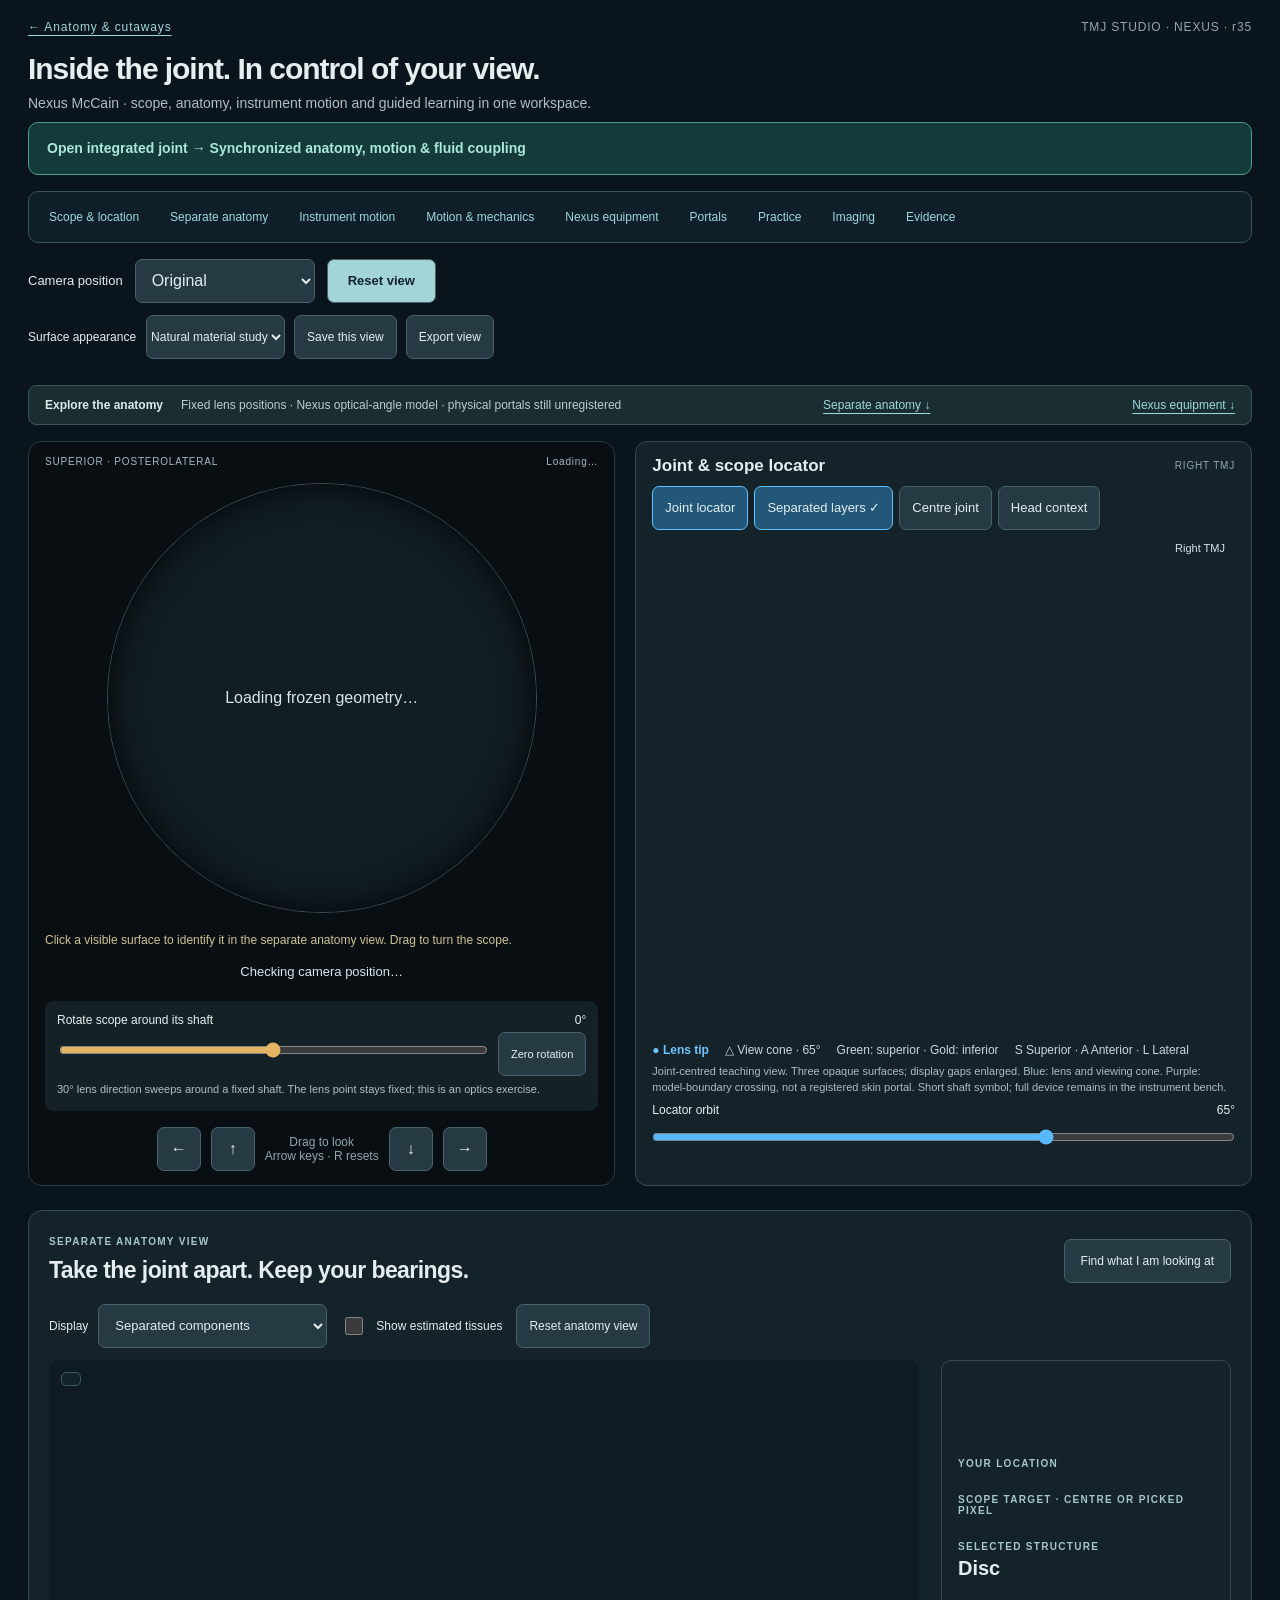
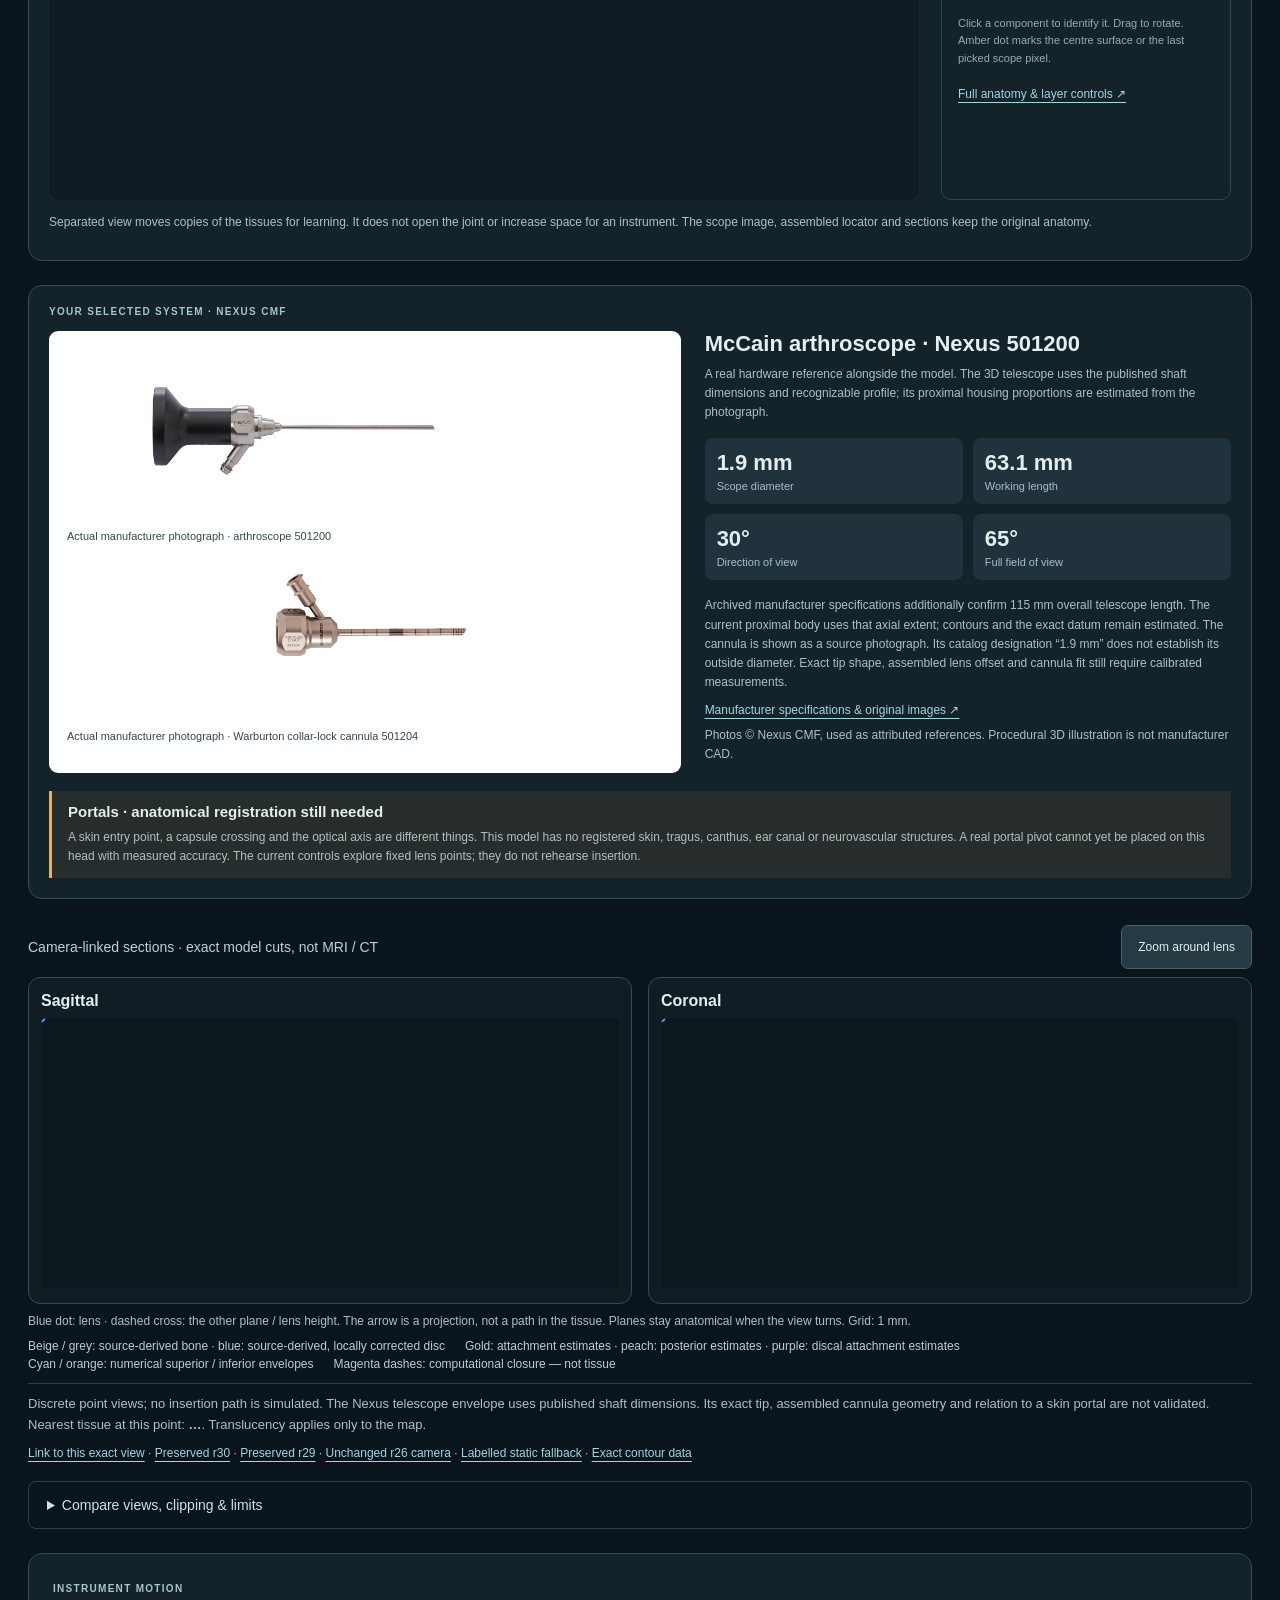
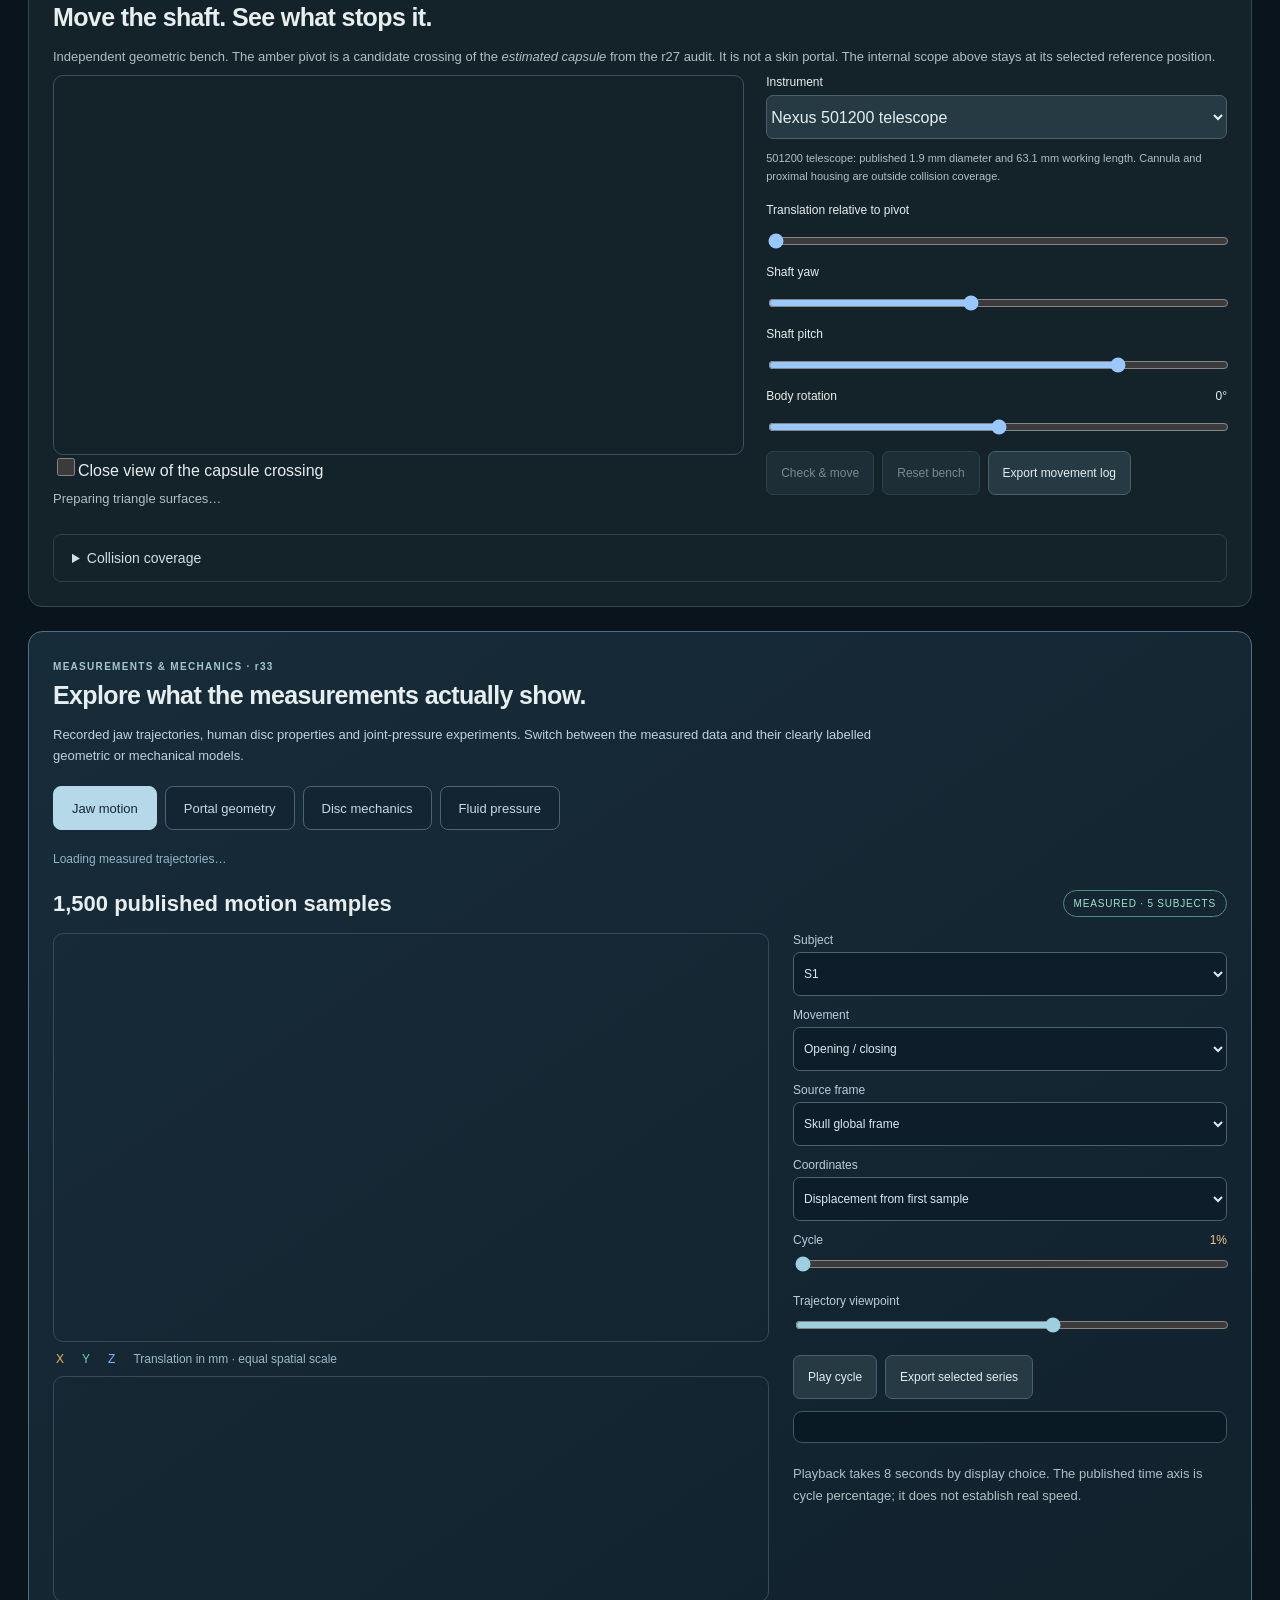
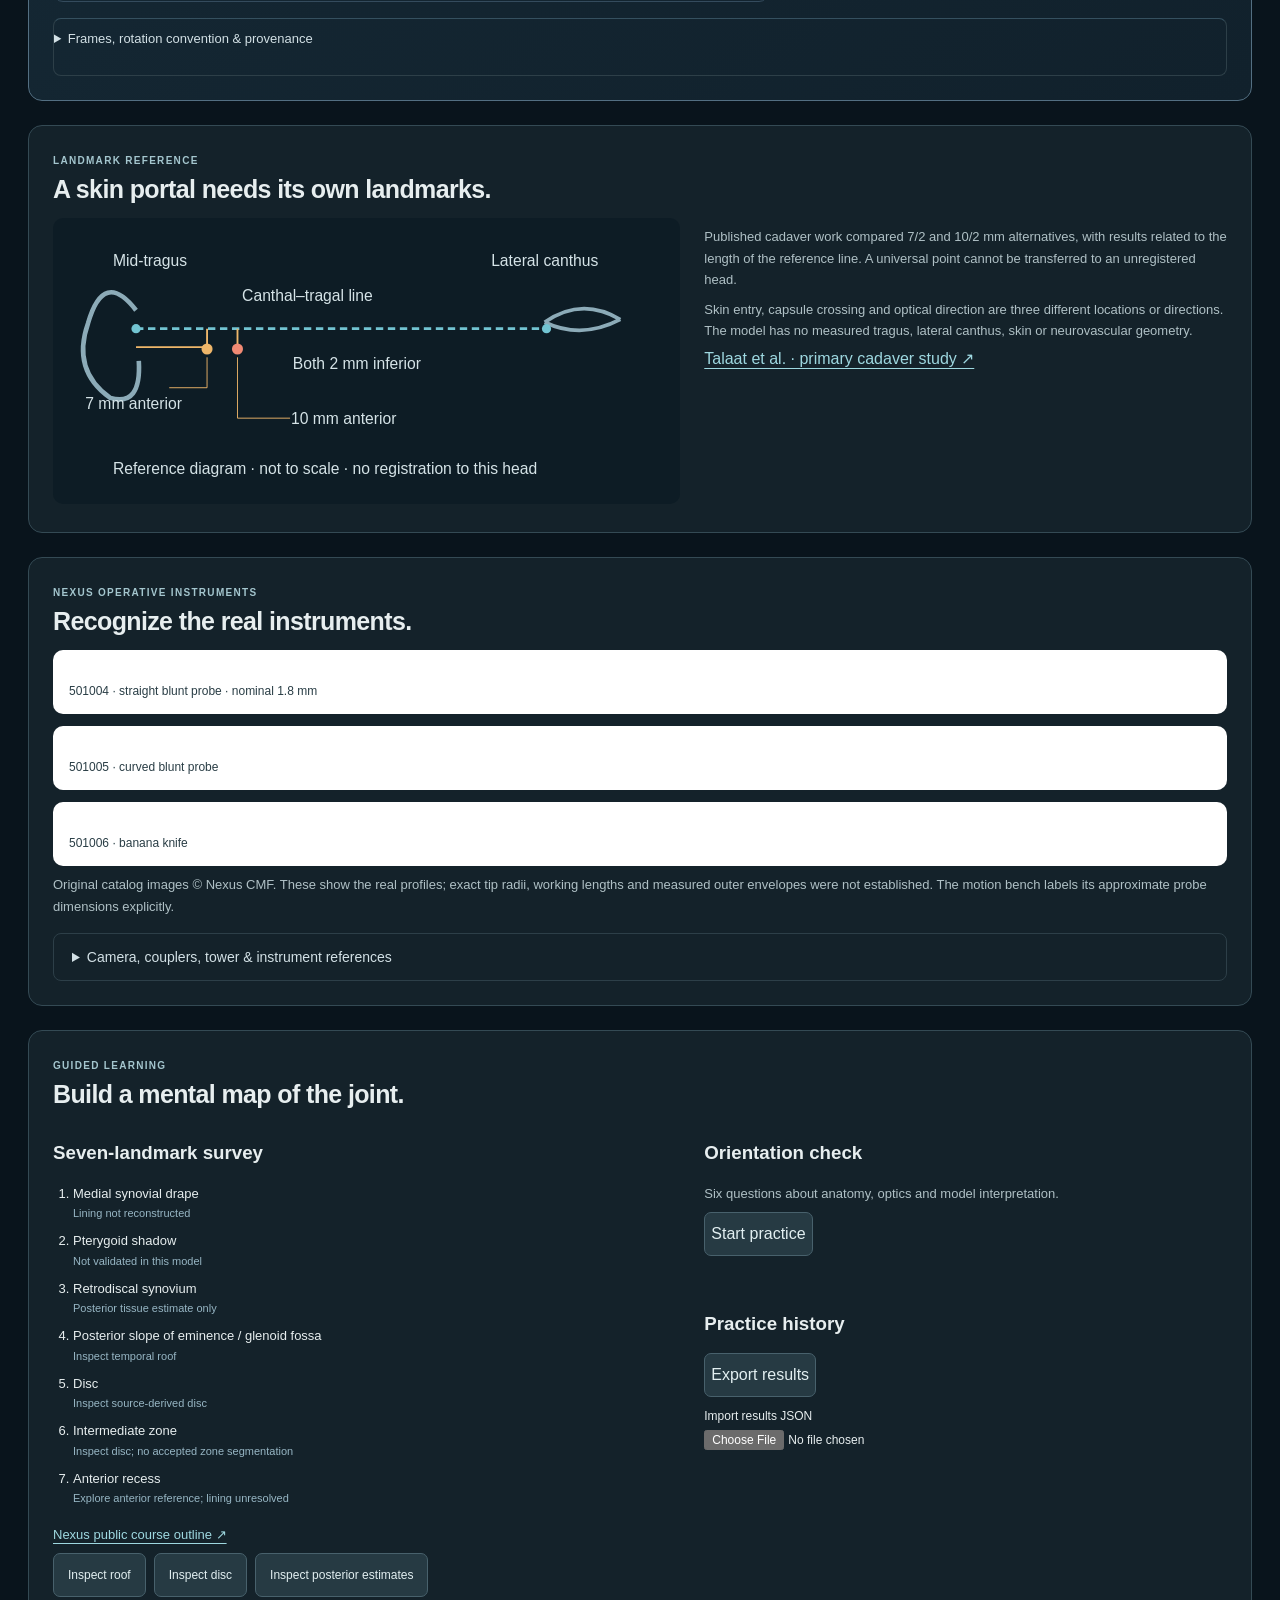
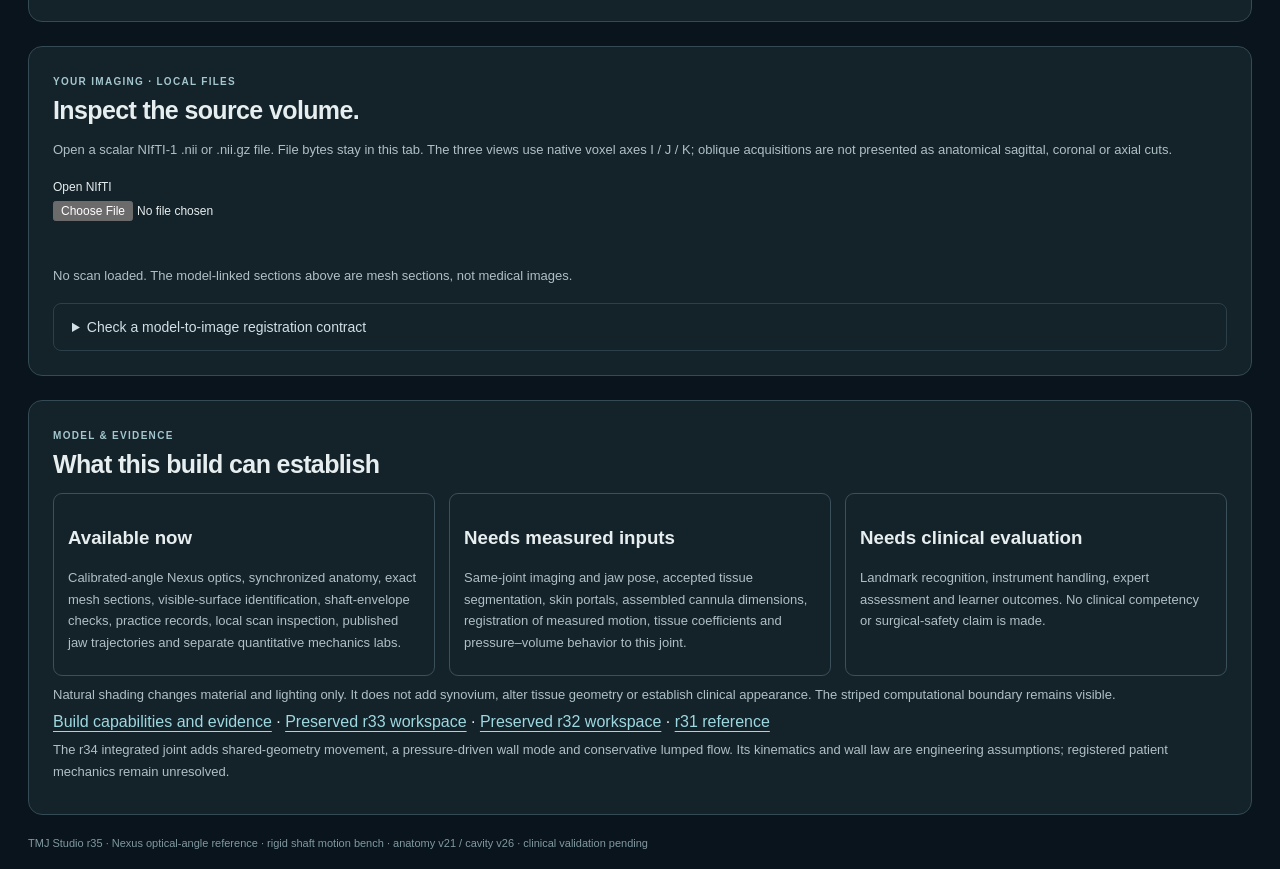
<file: simulator-r35.html>
<!doctype html>
<html lang="en">
<head><meta charset="utf-8"><meta name="viewport" content="width=device-width, initial-scale=1">
<meta http-equiv="Content-Security-Policy" content="default-src 'none'; script-src 'self'; style-src 'self'; img-src 'self' data:; connect-src 'self'; worker-src 'self'; base-uri 'none'; form-action 'none'; object-src 'none'">
<title>TMJ Studio · Nexus simulator</title><meta name="description" content="Compare three audited point-camera views in the unchanged r26 TMJ, with synchronized anatomical orientation.">
<link rel="stylesheet" href="./camera-r26.css?v=positions2"><script type="module" src="./simulator.mjs"></script><link rel="stylesheet" href="./camera-r29.css"><link rel="stylesheet" href="./camera-r30.css"><link rel="stylesheet" href="./camera-r31.css"><link rel="stylesheet" href="./simulator.css"><link rel="stylesheet" href="./simulator-mechanics.css"></head>
<body><main>
<header><a href="./">← Anatomy &amp; cutaways</a><span>TMJ STUDIO · NEXUS · r35</span></header>
<h1>Inside the joint. In control of your view.</h1><p class="intro">Nexus McCain · scope, anatomy, instrument motion and guided learning in one workspace.</p>
<p class="integrated-launch"><a href="./joint.html">Open integrated joint → Synchronized anatomy, motion &amp; fluid coupling</a></p><nav class="app-nav" aria-label="Simulator sections"><a href="#scope-view">Scope &amp; location</a><a href="#anatomy-title">Separate anatomy</a><a href="#motion-lab">Instrument motion</a><a href="#measured-lab">Motion &amp; mechanics</a><a href="#nexus-equipment">Nexus equipment</a><a href="#portal-reference">Portals</a><a href="#practice">Practice</a><a href="#imaging">Imaging</a><a href="#evidence">Evidence</a></nav><div id="scope-view" class="pose-toolbar"><label for="position-select">Camera position</label><select id="position-select" aria-label="Camera position"></select><button id="reset">Reset view</button></div>
<div class="view-tools"><label>Surface appearance <select id="appearance"><option value="natural">Natural material study</option><option value="teaching">Teaching colours</option></select></label><button id="save-view">Save this view</button><button id="export-view">Export view</button><span id="view-save-status" role="status"></span></div><div id="saved-views"></div><div class="mode-banner"><strong>Explore the anatomy</strong><span>Fixed lens positions · Nexus optical-angle model · physical portals still unregistered</span><a href="#anatomy-title">Separate anatomy ↓</a><a href="#nexus-equipment">Nexus equipment ↓</a></div><div class="workspace">
 <section class="view-panel" aria-label="Internal camera view">
  <div class="view-heading"><span id="region">SUPERIOR · POSTEROLATERAL</span><span id="orientation">Loading…</span></div>
  <div class="scope-frame"><canvas id="scope" tabindex="0" aria-label="Internal camera. Drag to turn or use arrow keys. Press R to reset selected view."></canvas><span class="reticle" aria-hidden="true">+</span><div id="loading" role="status">Loading frozen geometry…</div></div>
  <p id="pick-status" role="status">Click a visible surface to identify it in the separate anatomy view. Drag to turn the scope.</p><p id="hit" class="hit" aria-live="polite">Checking camera position…</p>
  <div class="roll-control"><label for="scope-roll">Rotate scope around its shaft <output id="scope-roll-value">0°</output></label><input id="scope-roll" type="range" min="-180" max="180" step="1" value="0"><button id="scope-roll-zero">Zero rotation</button><p>30° lens direction sweeps around a fixed shaft. The lens point stays fixed; this is an optics exercise.</p></div>
  <div class="look-controls"><button id="left" aria-label="Look left">←</button><button id="up" aria-label="Look up">↑</button><span>Drag to look<br>Arrow keys · R resets</span><button id="down" aria-label="Look down">↓</button><button id="right" aria-label="Look right">→</button></div>
 </section>
 <section class="locator-panel" aria-label="Camera position locator">
  <div class="locator-title"><h2>Joint & scope locator</h2><span>RIGHT TMJ</span></div>
  <div class="locator-tabs"><button id="locator-joint" aria-pressed="true">Joint locator</button><button id="locator-separate" aria-pressed="true">Separated layers ✓</button><button id="locator-home">Centre joint</button><button id="locator-head" aria-pressed="false">Head context</button></div>
  <div class="locator-stage"><canvas id="locator" tabindex="0" aria-label="External joint and scope reference. Drag or use arrow keys to orbit without moving the internal camera."></canvas><svg id="locator-labels" aria-hidden="true"></svg><span id="head-inset-label">Right TMJ</span></div>
  <p class="locator-key"><strong>● Lens tip</strong><span>△ View cone · 65°</span><span>Green: superior · Gold: inferior</span><span>S Superior · A Anterior · L Lateral</span></p>
  <p class="locator-note">Joint-centred teaching view. Three opaque surfaces; display gaps enlarged. Blue: lens and viewing cone. Purple: model-boundary crossing, not a registered skin portal. Short shaft symbol; full device remains in the instrument bench.</p><label class="orbit-label" for="locator-orbit">Locator orbit <output id="locator-orbit-value">65°</output></label><input id="locator-orbit" type="range" min="-180" max="180" value="65" aria-label="Locator orbit">
 </section>
</div>
<section class="anatomy-explorer" aria-labelledby="anatomy-title">
 <div class="explorer-heading"><div><span class="eyebrow">SEPARATE ANATOMY VIEW</span><h2 id="anatomy-title">Take the joint apart. Keep your bearings.</h2></div><button id="anatomy-centre">Find what I am looking at</button></div>
 <div class="anatomy-toolbar"><label>Display <select id="anatomy-mode"><option value="exploded">Separated components</option><option value="assembled">Assembled anatomy</option><option value="disc">Disc only</option><option value="temporal">Temporal roof only</option><option value="condyle">Condyle only</option><option value="attachments">Attachments &amp; posterior tissues</option></select></label><label class="check-label"><input id="anatomy-estimates" type="checkbox">Show estimated tissues</label><button id="anatomy-reset">Reset anatomy view</button></div>
 <div class="anatomy-layout"><div class="anatomy-stage"><canvas id="anatomy-canvas" tabindex="0" aria-label="Separate anatomy explorer. Drag to orbit, click a structure to identify it, or use arrow keys to rotate."></canvas><svg id="anatomy-labels" aria-hidden="true"></svg><div id="anatomy-view-status"></div></div>
 <aside class="anatomy-guide"><div class="guide-label">YOUR LOCATION</div><p id="anatomy-location"></p><div class="guide-label">SCOPE TARGET · CENTRE OR PICKED PIXEL</div><p id="anatomy-looking"></p><div class="guide-label">SELECTED STRUCTURE</div><h3 id="anatomy-picked-title">Disc</h3><p id="anatomy-picked-copy"></p><p class="gesture">Click a component to identify it. Drag to rotate. Amber dot marks the centre surface or the last picked scope pixel.</p><a href="./?space=superior">Full anatomy &amp; layer controls ↗</a></aside></div>
 <p class="explorer-caption">Separated view moves copies of the tissues for learning. It does not open the joint or increase space for an instrument. The scope image, assembled locator and sections keep the original anatomy.</p>
 </section><section class="equipment-panel" id="nexus-equipment" aria-labelledby="nexus-title"><span class="eyebrow">YOUR SELECTED SYSTEM · NEXUS CMF</span><div class="equipment-grid"><div class="equipment-photos"><figure><img src="./assets/nexus-r31/nexus-501200-original.png" alt="Original Nexus CMF photograph: 501200 arthroscope with slender shaft, faceted metal housing, black eyepiece and angled light post"><figcaption>Actual manufacturer photograph · arthroscope 501200</figcaption></figure><figure><img src="./assets/nexus-r31/nexus-501204-original.png" alt="Original Nexus CMF photograph: 501204 Warburton collar-lock cannula"><figcaption>Actual manufacturer photograph · Warburton collar-lock cannula 501204</figcaption></figure></div><div class="equipment-info"><h3 id="nexus-title">McCain arthroscope · Nexus 501200</h3><p>A real hardware reference alongside the model. The 3D telescope uses the published shaft dimensions and recognizable profile; its proximal housing proportions are estimated from the photograph.</p><div class="spec-grid"><div><strong>1.9 mm</strong>Scope diameter</div><div><strong>63.1 mm</strong>Working length</div><div><strong>30°</strong>Direction of view</div><div><strong>65°</strong>Full field of view</div></div><p>Archived manufacturer specifications additionally confirm 115 mm overall telescope length. The current proximal body uses that axial extent; contours and the exact datum remain estimated. The cannula is shown as a source photograph. Its catalog designation “1.9 mm” does not establish its outside diameter. Exact tip shape, assembled lens offset and cannula fit still require calibrated measurements.</p><a href="https://www.nexuscmf.com/products/" target="_blank" rel="noopener noreferrer">Manufacturer specifications &amp; original images ↗</a><p>Photos © Nexus CMF, used as attributed references. Procedural 3D illustration is not manufacturer CAD.</p></div></div><div class="portal-state"><h3>Portals · anatomical registration still needed</h3><p>A skin entry point, a capsule crossing and the optical axis are different things. This model has no registered skin, tragus, canthus, ear canal or neurovascular structures. A real portal pivot cannot yet be placed on this head with measured accuracy. The current controls explore fixed lens points; they do not rehearse insertion.</p></div></section><div class="sections-toolbar"><span>Camera-linked sections · exact model cuts, not MRI / CT</span><button id="section-detail" aria-pressed="false">Zoom around lens</button></div><div class="sections-workspace"><section class="section-panel" aria-labelledby="sagittal-title"><div class="section-heading"><h2 id="sagittal-title">Sagittal</h2><span id="sagittal-position"></span></div><svg id="sagittal-section" viewBox="0 0 600 280" role="img"></svg><p id="sagittal-direction" class="projection-status"></p><p id="sagittal-normal" class="normal-status"></p></section><section class="section-panel" aria-labelledby="coronal-title"><div class="section-heading"><h2 id="coronal-title">Coronal</h2><span id="coronal-position"></span></div><svg id="coronal-section" viewBox="0 0 600 280" role="img"></svg><p id="coronal-direction" class="projection-status"></p><p id="coronal-normal" class="normal-status"></p></section></div><p class="section-help">Blue dot: lens · dashed cross: the other plane / lens height. The arrow is a projection, not a path in the tissue. Planes stay anatomical when the view turns. Grid: 1 mm.</p><p id="pose" class="mono"></p><p id="field-summary" class="field-summary"></p>
<div class="section-provenance"><span>Beige / grey: source-derived bone · blue: source-derived, locally corrected disc</span><span>Gold: attachment estimates · peach: posterior estimates · purple: discal attachment estimates</span><span>Cyan / orange: numerical superior / inferior envelopes</span><span>Magenta dashes: computational closure — not tissue</span></div><div class="legend" aria-label="Surface colours"><span><i class="swatch temporal"></i>Temporal roof</span><span><i class="swatch disc"></i>Disc</span><span><i class="swatch posterior"></i>Posterior estimate</span><span><i class="swatch capsule"></i>Attachment estimate</span><span><i class="swatch closure"></i>Mask · not tissue</span></div>
<p class="notice">Discrete point views; no insertion path is simulated. The Nexus telescope envelope uses published shaft dimensions. Its exact tip, assembled cannula geometry and relation to a skin portal are not validated. Nearest tissue at this point: <strong id="clearance">…</strong>. Translucency applies only to the map.</p>
<p class="result-links"><a id="share-view" href="./simulator.html">Link to this exact view</a> · <a href="./camera-r30.html?preset=medial">Preserved r30</a> · <a href="./camera-r29.html?preset=medial">Preserved r29</a> · <a href="./camera-r26.html">Unchanged r26 camera</a> · <a href="./tmj-camera-sections-r29.svg">Labelled static fallback</a> · <a href="./camera-sections-r29.json">Exact contour data</a></p><details><summary>Compare views, clipping &amp; limits</summary>
 <p>All three views use the same opaque tissues, colours, lighting, 65° circular field and 0.010 mm near plane. Roll turns the 30° viewing direction around the selected shaft axis. Reset restores zero roll, the selected view, map and anatomy explorer; select Original for the previous published pose. No transition through tissue is shown.</p>
 <p>Section axes: A anterior, P posterior, M medial, L lateral, S superior, I inferior. Sagittal screen-right is −Y; coronal screen-right is +X; screen-up is +Z. Out-of-plane values are components of the unit viewing vector, without length units; the angle is measured from the section plane. An in-plane component below 0.000001 suppresses the direction arrow. The 3 mm arrow is a scaled direction annotation, not a collision-tested path.</p><p>Each contour segment is a direct plane/triangle intersection of the same Float32 vertices used by the 3D renderer. Full-precision preset coordinates define the planes. Open surfaces remain open; no missing tissue is interpolated or filled. These additional six cuts do not replace the earlier 78-section stack. Reset restores the selected reference direction, joint map and section context zoom.</p><div class="comparison-scroll"><table><caption>5,025 rays per reference view · percentages describe the image, not missing anatomy</caption><thead><tr><th>Reference</th><th>Roof / disc</th><th>Mask rays</th><th>Median hit</th><th>Nearest tissue</th></tr></thead><tbody><tr><th>Original</th><td>45.4 / 28.5%</td><td>8.7%</td><td>0.555 mm</td><td>0.156 mm</td></tr><tr><th>Medial</th><td>48.1 / 50.3%</td><td>0.0%</td><td>1.307 mm</td><td>0.192 mm</td></tr><tr><th>Anterior</th><td>47.4 / 48.0%</td><td>1.7%</td><td>1.001 mm</td><td>0.200 mm</td></tr></tbody></table></div>
 <div class="evidence"><div><h2>Repeatable pose</h2><p id="reference-description"></p><p>Model axes: +X lateral, +Y anterior, +Z superior. The source geometry, contact, cavity and computational masks are unchanged. No cut planes, internal transparency or back-face removal.</p><label>Near clipping check <select id="near"><option value="0.01">0.010 mm · default</option><option value="0.005">0.005 mm · comparison</option></select></label><p id="clip-status"></p></div>
 <div><h2>What is established?</h2><p>Each selected point is inside the numerical superior envelope and outside the tested solids. Its entire near plane stays in an empty local sphere at every allowed direction. Dense checks with 20,081 rays confirm the reference-field measurements; no sampled hit is lost to near clipping.</p><p>The new views show a broader roof–disc relationship, but these are model surfaces, not validated clinical landmark recognition. Synovial lining and fascia remain unreconstructed, and attachments are estimates. A zero mask-ray count in one view does not complete the anatomy. No scope fit or safe portal is established.</p><p><a href="camera-r26-positions.json">Position audits &amp; source hashes</a> · <a id="sections-link" href="./sections.html?s=6.84&c=-4.28">Earlier 78-section stack (nearest planes)</a></p><p id="integrity" class="mono"></p></div></div>
</details><noscript>JavaScript is needed for synchronization. <a href="./tmj-camera-sections-r29.svg">Open the labelled static image.</a></noscript>
<section class="module" id="motion-lab"><span class="eyebrow">INSTRUMENT MOTION</span><h2>Move the shaft. See what stops it.</h2><p>Independent geometric bench. The amber pivot is a candidate crossing of the <em>estimated capsule</em> from the r27 audit. It is not a skin portal. The internal scope above stays at its selected reference position.</p>
<div class="bench-layout"><div><canvas id="bench-canvas" tabindex="0" aria-label="Instrument envelope bench. Drag or use arrow keys to orbit."></canvas><label><input id="bench-detail" type="checkbox">Close view of the capsule crossing</label><p id="bench-status" role="status">Preparing triangle surfaces…</p></div><div class="bench-controls">
<label for="bench-tool">Instrument</label><select id="bench-tool"><option value="scope">Nexus 501200 telescope</option><option value="probe">501004 probe approximation</option></select><p id="bench-tool-note">501200 telescope: published 1.9 mm diameter and 63.1 mm working length. Cannula and proximal housing are outside collision coverage.</p>
<label for="bench-depth">Translation relative to pivot <output id="bench-depth-value"></output></label><input id="bench-depth" type="range" min="-90" max="10" step="0.1" value="-90">
<label for="bench-yaw">Shaft yaw <output id="bench-yaw-value"></output></label><input id="bench-yaw" type="range" min="-170" max="-10" step="1" value="-100">
<label for="bench-pitch">Shaft pitch <output id="bench-pitch-value"></output></label><input id="bench-pitch" type="range" min="-60" max="70" step="1" value="40">
<label for="bench-roll">Body rotation <output id="bench-roll-value">0°</output></label><input id="bench-roll" type="range" min="-180" max="180" value="0">
<div class="button-row"><button id="bench-apply" disabled>Check &amp; move</button><button id="bench-reset" disabled>Reset bench</button><button id="bench-export">Export movement log</button></div></div></div>
<p id="bench-method"></p><details><summary>Collision coverage</summary><p id="bench-coverage"></p><p>The rigid cylindrical envelope uses full working length. Pure insertion uses an exact union; pivot changes use conservatively padded samples. A blocked sweep may be an overestimate. No skin, vessels, ear canal, cannula, proximal housing or tissue deformation is included. No “safe access” result is produced.</p></details></section>
<section class="module mechanics" id="measured-lab"><span class="eyebrow">MEASUREMENTS &amp; MECHANICS · r33</span><h2>Explore what the measurements actually show.</h2><p class="lab-intro">Recorded jaw trajectories, human disc properties and joint-pressure experiments. Switch between the measured data and their clearly labelled geometric or mechanical models.</p>
<div class="lab-tabs" role="tablist" aria-label="Measured reference labs"><button id="lab-tab-motion" role="tab" aria-controls="lab-motion" aria-selected="true" data-lab="motion">Jaw motion</button><button id="lab-tab-portals" role="tab" aria-controls="lab-portals" aria-selected="false" tabindex="-1" data-lab="portals">Portal geometry</button><button id="lab-tab-tissue" role="tab" aria-controls="lab-tissue" aria-selected="false" tabindex="-1" data-lab="tissue">Disc mechanics</button><button id="lab-tab-fluid" role="tab" aria-controls="lab-fluid" aria-selected="false" tabindex="-1" data-lab="fluid">Fluid pressure</button></div>
<p id="mechanics-status" role="status">Loading measured trajectories…</p>
<div id="lab-motion" role="tabpanel" aria-labelledby="lab-tab-motion"><div class="lab-heading"><h3>1,500 published motion samples</h3><span class="data-badge">MEASURED · 5 SUBJECTS</span></div><div class="lab-grid"><div><canvas id="motion-plot" width="860" height="490" role="img" aria-label="Three-dimensional translation trajectory and selected sample, in the chosen source coordinate frame"></canvas><div class="plot-legend"><span class="c-x">X</span><span class="c-y">Y</span><span class="c-z">Z</span><span>Translation in mm · equal spatial scale</span></div><canvas id="motion-trace" width="860" height="270" role="img" aria-label="X, Y and Z translations over the normalized motion cycle"></canvas></div><div class="lab-controls"><label>Subject<select id="motion-subject"><option>S1</option><option>S2</option><option>S3</option><option>S4</option><option>S5</option></select></label><label>Movement<select id="motion-kind"><option value="M1">Opening / closing</option><option value="M2">Diduction (side-to-side)</option><option value="M3">Chewing · left-side cork</option></select></label><label>Source frame<select id="motion-frame"><option value="SGF">Skull global frame</option><option value="RSLF">Right skull local frame</option><option value="LSLF">Left skull local frame</option></select></label><label>Coordinates<select id="motion-origin"><option value="relative">Displacement from first sample</option><option value="raw">Original translation coordinates</option></select></label><label>Cycle <output id="motion-cycle-value">1%</output><input id="motion-cycle" type="range" min="1" max="100" value="1" step="1"></label><label>Trajectory viewpoint<input id="motion-orbit" type="range" min="-180" max="180" value="35"></label><div class="button-row"><button id="motion-play">Play cycle</button><button id="motion-export">Export selected series</button></div><div class="lab-readout" id="motion-values"></div><p>Playback takes 8 seconds by display choice. The published time axis is cycle percentage; it does not establish real speed.</p></div></div><details><summary>Frames, rotation convention &amp; provenance</summary><p>Bescond et al., 2023: five healthy subjects, optical markers with MRI-derived bone models; processed, smoothed series with 100 normalized samples per movement. Translations are in mm. The three axes retain the publication's signs. Left and right frames have different orientations.</p><p>OVP means Orientation Vector Position. Rotation values are exported unchanged in degrees; they are not assigned as XYZ Euler angles. These subjects are not registered to the head above, and the dataset contains no disc or capsule deformation. Published landmark-fusion median RMSE is 8.0 mm.</p><p><a href="https://data.mendeley.com/datasets/kpjrm52kbv/1" target="_blank" rel="noopener">Gaël Bescond · original data, CC BY 4.0 ↗</a> · <a href="./assets/mechanics-r33/motion.json">Converted data, original values &amp; source checksum</a></p></details></div>
<div id="lab-portals" role="tabpanel" aria-labelledby="lab-tab-portals" hidden><div class="lab-heading"><h3>Two portals. One visible working target.</h3><span class="data-badge model">GEOMETRIC BENCH</span></div><div class="lab-grid"><div><canvas id="portal-plot" width="860" height="490" role="img" aria-label="Synthetic skin plane, scope, optical axis, working portal and instrument"></canvas><div class="plot-legend"><span class="c-x">Scope</span><span class="c-y">Working tool</span><span class="c-z">Optical axis / target</span></div><p>Synthetic planar skin, dimensions in mm. The viewing axis is 30° from the Nexus shaft, with a 65° field. The working shaft is normal to the plane.</p></div><div class="lab-controls"><label>Shaft angle from plane <output id="portal-angle-value"></output><input id="portal-angle" type="range" min="20" max="70" value="45"></label><label>Scope insertion <output id="portal-depth-value"></output><input id="portal-depth" type="range" min="10" max="40" value="20"></label><label>Scope roll <output id="portal-roll-value"></output><input id="portal-roll" type="range" min="-180" max="180" value="0"></label><label>Lens-to-target distance <output id="portal-distance-value"></output><input id="portal-distance" type="range" min="2" max="12" value="5" step=".1"></label><label>Working-tip lateral offset <output id="portal-offset-value"></output><input id="portal-offset" type="range" min="-8" max="8" value="0" step=".1"></label><button id="portal-reset">Reset geometry</button><div class="lab-readout" id="portal-values"></div></div></div><p>The construction illustrates triangulation; its selectable dimensions are engineering examples, not population measurements or insertion instructions. The working target sits beyond the lens, so optical direction and shaft intersection are distinct.</p><details><summary>Measured portal differences &amp; device dimensions</summary><div class="table-scroll"><table><caption>Choi 2026 · 50 patients · differences from historical H–H surface landmarks</caption><thead><tr><th>Portal</th><th>Horizontal difference</th><th>Vertical difference</th></tr></thead><tbody><tr><td>Posterior fossa</td><td>0.7 ± 1.5 mm anterior</td><td>2.1 ± 3.9 mm superior</td></tr><tr><td>Anterior recess</td><td>10.2 ± 4.7 mm anterior</td><td>−7.4 ± 4.9 mm inferior, as reported</td></tr></tbody></table></div><p>The public abstract does not identify the ± statistic or fully resolve the anterior vertical sign. These are differences, not coordinates or safe intervals; no point is transferred to the head.</p><p><a href="https://pubmed.ncbi.nlm.nih.gov/42556787/" target="_blank" rel="noopener">Choi · primary abstract ↗</a> · <a href="https://pmc.ncbi.nlm.nih.gov/articles/PMC11934736/" target="_blank" rel="noopener">Abboud · triangulation construction study (Storz equipment) ↗</a></p><p><strong>Nexus 501200 telescope:</strong> published 1.9 mm diameter, 63.1 mm working length, 30° direction and 65° field of view. <strong>501201 / 501204 cannula:</strong> outer diameter, inner diameter, tip bevel and lens-seat offset remain unverified after checking manufacturer material and FDA device records. A nominal “1.9 mm” compatibility label is not an outer-diameter measurement.</p><a href="./assets/mechanics-r33/portals.json">Portal evidence and exclusions</a> · <a href="./assets/mechanics-r33/cannula.json">Cannula search and unresolved dimensions</a></details></div>
<div id="lab-tissue" role="tabpanel" aria-labelledby="lab-tab-tissue" hidden><div class="lab-heading"><h3>A disc region changes the response.</h3><span class="data-badge">HUMAN TISSUE · 12 DONORS</span></div><div class="lab-grid"><div><canvas id="tissue-plot" width="860" height="490" role="img" aria-label="Calculated one-dimensional confined creep curves using measured regional human-disc coefficients"></canvas><p class="plot-caption">Calculated incremental compression after a stress step. Each curve approaches 2% additional strain; each region therefore requires a different load.</p></div><div class="lab-controls"><label>Disc region<select id="tissue-region"><option value="anterior">Anterior</option><option value="posterior">Posterior</option><option value="medial">Medial</option><option value="intermediate" selected>Intermediate</option><option value="lateral">Lateral</option></select></label><label>Elapsed benchmark time <output id="tissue-time-value"></output><input id="tissue-time" type="range" min="0" max="120" step="1" value="60"></label><div class="lab-readout" id="tissue-values"></div><p>Benchmark: 5 mm diameter × 1.4 mm high plug, drained top and impermeable base. Linear biphasic calculation using group means; the displayed curves are not recorded specimen traces.</p></div></div><div class="table-scroll"><table id="tissue-table"><caption>Kuo 2010 · mean ± SD · confined compression at 37°C</caption><thead><tr><th>Region</th><th>Aggregate modulus H<sub>A</sub> (kPa)</th><th>Permeability k (10⁻¹⁵ m⁴/N·s)</th></tr></thead><tbody></tbody></table></div><details><summary>Experiment &amp; calculation</summary><p>Twelve male cadaver discs, mean age 78 years; specimens frozen before testing. Superficial layers were removed to create flat plugs. A 10% offset strain was equilibrated before two-hour creep testing. These coefficients describe confined compression and interstitial fluid transport. They are not an unrestricted Young's modulus or joint irrigation flow.</p><p>The benchmark applies incremental stress H<sub>A</sub> × 0.02. Hydraulic diffusivity D = H<sub>A</sub>k. With drainage length h, the first-mode time constant is 4h²/(π²D). Compression is calculated from the odd-mode series solution of the one-dimensional diffusion problem. No coefficient is assigned to the unsegmented disc mesh above.</p><a href="https://pmc.ncbi.nlm.nih.gov/articles/PMC2857513/" target="_blank" rel="noopener">Kuo et al. · primary study ↗</a></details></div>
<div id="lab-fluid" role="tabpanel" aria-labelledby="lab-tab-fluid" hidden><div class="lab-heading"><h3>Source pressure is not joint pressure.</h3><span class="data-badge">TWO SEPARATE EXPERIMENTS</span></div><div class="lab-grid"><div><canvas id="fluid-plot" width="860" height="490" role="img" aria-label="Derived bolus peak pressure versus initial pressure, with selected initial and peak values"></canvas><p class="plot-caption">Fixed 0.2 mL bolus · historical human pressure–volume regression. Peak pressure is calculated, not a live joint-pressure reading.</p></div><div class="lab-controls"><h4>Bolus experiment</h4><label>Initial pressure P₀ <output id="fluid-pressure-value"></output><input id="fluid-pressure" type="range" min="5" max="60" value="20" step="1"></label><div class="lab-readout" id="fluid-values"></div><p>Kakudo 1993: five healthy men aged 20–24, 10 mm mouth opening, rapid 0.2 mL injections of 1% lidocaine into the upper compartment. Regression uses 18 observations.</p></div></div><details><summary>Pressure–volume equation &amp; scope</summary><p>IAPVI = 0.001P₀ + 0.538 mL; IAPVI = ΔV / log₁₀(P<sub>peak</sub>/P₀). Therefore P<sub>peak</sub> = P₀ × 10<sup>0.2/IAPVI</sup>. Pressure units in the regression are mmHg. The displayed 5–60 mmHg range stays within the approximate plotted range; it is not a recommended pressure range.</p><p>The study describes bolus peaks, not steady saline flow, leakage, a pressure-decay time constant or distension of this mesh.</p><a href="https://www.jstage.jst.go.jp/article/gakukansetsu1989/5/1/5_1_14/_article/-char/en" target="_blank" rel="noopener">Kakudo · primary study ↗</a></details><div class="lavage-reference"><h4>Continuous lavage · independent measured comparison</h4><label>Apparatus group<select id="lavage-group"><option value="0">Arthroscopic lavage · 2.4 mm inlet / outlet ID</option><option value="1">Arthrocentesis · 0.8 mm inlet / outlet ID</option></select></label><div id="lavage-bars"></div><p id="lavage-values"></p><p>Xu 2013: source pressure 27.575 kPa; 500 mL total lactated Ringer's throughput, not retained joint volume. These are different devices and patient groups, not Nexus cannula measurements. Absolute flow and a compliance curve are not recoverable from these values.</p><a href="https://pmc.ncbi.nlm.nih.gov/articles/PMC3815200/" target="_blank" rel="noopener">Xu et al. · measured joint pressures ↗</a></div><p><a href="./assets/mechanics-r33/fluid-tissue.json">Fluid and tissue evidence, units and excluded extrapolations</a></p></div>
</section>
<section class="module" id="portal-reference"><span class="eyebrow">LANDMARK REFERENCE</span><h2>A skin portal needs its own landmarks.</h2><div class="equipment-grid"><div><svg class="portal-diagram" viewBox="0 0 680 310" role="img" aria-labelledby="portal-svg-title portal-svg-desc"><title id="portal-svg-title">Canthal–tragal reference-line schematic</title><desc id="portal-svg-desc">Tragus on the left and lateral canthus on the right. Published alternatives at seven or ten millimetres anterior to the mid-tragus and two millimetres inferior to the reference line. This is a schematic, not a portal registered to the model.</desc><path d="M90 100 Q55 55 38 114 Q20 165 62 195 Q96 205 93 155" fill="none" stroke="#8cabb8" stroke-width="5"/><path d="M533 113 Q573 85 615 110 M533 113 Q573 132 615 110" fill="none" stroke="#8cabb8" stroke-width="4"/><line x1="90" y1="120" x2="535" y2="120" stroke="#72c4d2" stroke-width="3" stroke-dasharray="8 5"/><circle cx="90" cy="120" r="5" fill="#72c4d2"/><circle cx="535" cy="120" r="5" fill="#72c4d2"/><text x="65" y="52">Mid-tragus</text><text x="475" y="52">Lateral canthus</text><text x="205" y="90">Canthal–tragal line</text><path d="M90 140 H167 M167 120 V142 M200 120 V142" stroke="#eeb66a" fill="none" stroke-width="2"/><circle cx="167" cy="142" r="6" fill="#eeb66a"/><circle cx="200" cy="142" r="6" fill="#f18a74"/><path d="M167 151 V184 H126 M200 151 V217 H257" stroke="#eeb66a" fill="none"/><text x="35" y="207">7 mm anterior</text><text x="258" y="223">10 mm anterior</text><text x="260" y="164">Both 2 mm inferior</text><text x="65" y="278">Reference diagram · not to scale · no registration to this head</text></svg></div><div><p>Published cadaver work compared 7/2 and 10/2 mm alternatives, with results related to the length of the reference line. A universal point cannot be transferred to an unregistered head.</p><p>Skin entry, capsule crossing and optical direction are three different locations or directions. The model has no measured tragus, lateral canthus, skin or neurovascular geometry.</p><a href="https://pubmed.ncbi.nlm.nih.gov/20022729/" target="_blank" rel="noopener">Talaat et al. · primary cadaver study ↗</a></div></div></section>
<section class="module" id="operative-tools"><span class="eyebrow">NEXUS OPERATIVE INSTRUMENTS</span><h2>Recognize the real instruments.</h2><div class="tool-gallery"><figure><img loading="lazy" src="./assets/nexus-r32/nexus-501004-catalog-extracted.png" alt="Nexus 501004 straight blunt probe with rounded dark tip and knurled metal handle"><figcaption>501004 · straight blunt probe · nominal 1.8 mm</figcaption></figure><figure><img loading="lazy" src="./assets/nexus-r32/nexus-501005-catalog-extracted.png" alt="Nexus 501005 curved blunt probe"><figcaption>501005 · curved blunt probe</figcaption></figure><figure><img loading="lazy" src="./assets/nexus-r32/nexus-501006-catalog-extracted.png" alt="Nexus 501006 banana knife"><figcaption>501006 · banana knife</figcaption></figure></div><p>Original catalog images © Nexus CMF. These show the real profiles; exact tip radii, working lengths and measured outer envelopes were not established. The motion bench labels its approximate probe dimensions explicitly.</p><details><summary>Camera, couplers, tower &amp; instrument references</summary><img class="catalog-page" loading="lazy" src="./assets/nexus-r32/product-guide-clearview-p13.png" alt="Full manufacturer catalog page showing ClearView equipment and labels"><p>ClearView camera 501251 · tower 501252 · variable couplers 501253 / 501263 (16–34 mm) · fixed coupler 501262 · monitor 501264 (21.5-inch). Equipment identities do not establish a connection or calibration procedure.</p><a href="./assets/nexus-r32/mccain-product-guide-original.pdf">Original product guide</a> · <a href="./assets/nexus-r32/evidence.json">Source and dimension manifest</a></details></section>
<section class="module" id="practice"><span class="eyebrow">GUIDED LEARNING</span><h2>Build a mental map of the joint.</h2><div class="equipment-grid"><div><h3>Seven-landmark survey</h3><ol class="survey"><li>Medial synovial drape <span>Lining not reconstructed</span></li><li>Pterygoid shadow <span>Not validated in this model</span></li><li>Retrodiscal synovium <span>Posterior tissue estimate only</span></li><li>Posterior slope of eminence / glenoid fossa <span>Inspect temporal roof</span></li><li>Disc <span>Inspect source-derived disc</span></li><li>Intermediate zone <span>Inspect disc; no accepted zone segmentation</span></li><li>Anterior recess <span>Explore anterior reference; lining unresolved</span></li></ol><p><a href="https://training.nexuscmf.com/lms/courses/level-1-arthroscopy/" target="_blank" rel="noopener">Nexus public course outline ↗</a></p><div class="button-row"><button id="survey-roof">Inspect roof</button><button id="survey-disc">Inspect disc</button><button id="survey-posterior">Inspect posterior estimates</button></div></div><div><h3>Orientation check</h3><p>Six questions about anatomy, optics and model interpretation.</p><button id="training-start">Start practice</button><div id="training-panel" hidden><p id="training-progress"></p><div id="training-question"></div><button id="training-next" hidden>Next question</button></div><p id="training-feedback" role="status"></p><h3>Practice history</h3><p id="training-save-status"></p><ol id="practice-history"></ol><button id="training-export">Export results</button><label class="file-label">Import results JSON<input id="training-import" type="file" accept=".json,application/json"></label></div></div></section>
<section class="module" id="imaging"><span class="eyebrow">YOUR IMAGING · LOCAL FILES</span><h2>Inspect the source volume.</h2><p>Open a scalar NIfTI-1 .nii or .nii.gz file. File bytes stay in this tab. The three views use native voxel axes I / J / K; oblique acquisitions are not presented as anatomical sagittal, coronal or axial cuts.</p><label class="file-label">Open NIfTI<input id="image-file" type="file" accept=".nii,.gz"></label><p id="image-status" role="status">No scan loaded. The model-linked sections above are mesh sections, not medical images.</p><div id="image-panels" hidden><div class="image-controls"><label>Window level<input id="image-level" type="number" step="any"></label><label>Window width<input id="image-width" type="number" min="0.001" step="any"></label></div><div class="image-grid"><figure><canvas id="image-i"></canvas><figcaption>Native I plane <output id="slice-i-value"></output></figcaption><input id="slice-i" aria-label="I slice" type="range" min="0" value="0"></figure><figure><canvas id="image-j"></canvas><figcaption>Native J plane <output id="slice-j-value"></output></figcaption><input id="slice-j" aria-label="J slice" type="range" min="0" value="0"></figure><figure><canvas id="image-k"></canvas><figcaption>Native K plane <output id="slice-k-value"></output></figcaption><input id="slice-k" aria-label="K slice" type="range" min="0" value="0"></figure></div><details><summary>Volume hash &amp; voxel-to-world transform</summary><pre id="image-transform"></pre></details></div><details><summary>Check a model-to-image registration contract</summary><p>A JSON contract must match the SHA-256 of the uncompressed NIfTI and current anatomy, identify subject and jaw pose, and contain a proper rigid matrix in mm. This checks structure and provenance fields; it does not verify anatomy or enable a clinical overlay.</p><label class="file-label">Registration JSON<input id="registration-file" type="file" accept=".json"></label><p id="registration-state" role="status">No registration loaded.</p><a href="./simulator-registration-schema.json">Contract example / required fields</a></details></section>
<section class="module" id="evidence"><span class="eyebrow">MODEL &amp; EVIDENCE</span><h2>What this build can establish</h2><div class="evidence-cards"><div><h3>Available now</h3><p>Calibrated-angle Nexus optics, synchronized anatomy, exact mesh sections, visible-surface identification, shaft-envelope checks, practice records, local scan inspection, published jaw trajectories and separate quantitative mechanics labs.</p></div><div><h3>Needs measured inputs</h3><p>Same-joint imaging and jaw pose, accepted tissue segmentation, skin portals, assembled cannula dimensions, registration of measured motion, tissue coefficients and pressure–volume behavior to this joint.</p></div><div><h3>Needs clinical evaluation</h3><p>Landmark recognition, instrument handling, expert assessment and learner outcomes. No clinical competency or surgical-safety claim is made.</p></div></div><p>Natural shading changes material and lighting only. It does not add synovium, alter tissue geometry or establish clinical appearance. The striped computational boundary remains visible.</p><a href="./simulator-manifest-r35.json">Build capabilities and evidence</a> · <a href="./simulator-r33.html?preset=medial">Preserved r33 workspace</a> · <a href="./simulator-r32.html?preset=medial">Preserved r32 workspace</a> · <a href="./camera-r31.html?preset=medial">r31 reference</a><p>The r34 integrated joint adds shared-geometry movement, a pressure-driven wall mode and conservative lumped flow. Its kinematics and wall law are engineering assumptions; registered patient mechanics remain unresolved.</p></section>
<footer>TMJ Studio r35 · Nexus optical-angle reference · rigid shaft motion bench · anatomy v21 / cavity v26 · clinical validation pending</footer>
</main></body></html>
</file>
<file: split-r59.css>
@import url('./split-r58.css');

/* r59 · house style. One semantic token layer (the "Clinical" palette), the 12 / 16 / 20 / pill
   radius ladder, a 4 px spacing grid, one quiet accent, no glows. Components below use the
   semantic names only. */
:root {
  --bg: #0C0E11;
  --card: #161A1F;
  --card2: #1F242B;
  --card3: #262D35;
  --line: #262B32;
  --ink: #EEF1F4;
  --muted: #8590A0;
  --accent: #5FA6C4;
  --accent-deep: #3F8199;
  --on-accent: #FFFFFF;
  --teal: #7FB8D0;
  --amber: #E0B341;
  --rose: #E0655B;
  --violet: #9B82E0;
  --wash: rgba(95, 166, 196, .14);
  --wash-line: rgba(95, 166, 196, .38);
  --stage: #0A0C0F;
  --map: #12161B;
  /* names the earlier stylesheets read */
  --panel: var(--card);
  --text: var(--ink);
  --mint: var(--accent);
  --blue: var(--teal);
}
body {
  background: var(--bg);
  color: var(--ink);
  font: 15px/1.45 "Segoe UI Variable Text", "Segoe UI Variable", "Segoe UI", system-ui, sans-serif;
  font-variant-numeric: tabular-nums;
}
main { max-width: 1760px; padding: 0 20px 20px; }
h1, h2, h3 { font-family: "Segoe UI Variable Display", "Segoe UI Variable", "Segoe UI", system-ui, sans-serif; letter-spacing: 0; }
a { color: var(--accent); }

/* Controls */
button, select {
  background: var(--card2); border: 1px solid var(--line); color: var(--ink);
  border-radius: 12px; font: inherit; font-size: 13px; box-shadow: none;
}
button { min-height: 36px; padding: 0 16px; cursor: pointer; transition: background-color 70ms ease-out; }
select { min-height: 36px; padding: 0 12px; }
button:hover:not(:disabled) { background: var(--card3); border-color: var(--line); }
button:active:not(:disabled) { background: #2E3640; }
button:disabled, select:disabled, input:disabled { opacity: .45; cursor: default; }
button:focus-visible, select:focus-visible, input:focus-visible, canvas:focus-visible { outline: 2px solid var(--accent); outline-offset: 2px; }
input[type=checkbox], input[type=range], meter { accent-color: var(--accent); }
.toggle, .roof-visibility, .guide-visibility, .rim-visibility, .names-visibility {
  display: inline-flex; align-items: center; gap: 8px; font-size: 13px; color: var(--ink);
}
.eyebrow { color: var(--muted); letter-spacing: .08em; font-size: 11px; font-weight: 600; }
.chip {
  display: inline-flex; align-items: center; height: 24px; padding: 0 12px; border-radius: 999px;
  background: var(--card2); border: 0; color: var(--muted); font-size: 12px; font-weight: 600; white-space: nowrap;
}

/* Top bar and page tabs */
header.topbar {
  display: flex; align-items: center; gap: 16px; min-height: 0; padding: 8px 0;
  border: 0; border-bottom: 1px solid var(--line); background: none; flex-wrap: wrap;
}
@media (min-width: 901px) { header.topbar { height: 56px; padding: 0; flex-wrap: nowrap; } }
.topbar .brand { display: inline-flex; align-items: baseline; gap: 6px; color: var(--ink); font-size: 16px; font-weight: 600; letter-spacing: .01em; text-decoration: none; white-space: nowrap; }
.topbar .brand i { color: var(--accent); font-style: normal; }
.topbar .brand b { font-weight: 600; color: var(--ink); }
.topbar .brand span { margin-left: 4px; color: var(--muted); font-size: 12px; font-weight: 400; letter-spacing: 0; }
.tabs { display: flex; gap: 4px; margin: 0 auto 0 8px; font-size: 13px; }
.tabs button {
  height: 34px; min-height: 0; padding: 0 16px; border: 0; border-radius: 999px; background: none;
  color: var(--muted); font-weight: 600; white-space: nowrap;
}
.tabs button:hover:not(:disabled) { background: var(--card2); color: var(--ink); }
.tabs button[aria-selected=true] { background: var(--wash); color: var(--accent); box-shadow: inset 0 0 0 1px var(--wash-line); }
.topbar .load-box { max-width: 440px; margin: 0; text-align: right; }
.topbar #load { margin: 0; font-size: 12px; line-height: 1.3; color: var(--muted); }
.topbar #load.error { color: var(--rose); }
.topbar #reset { flex: none; min-height: 34px; }
body[data-tab=simulator] :is(#dynamics, .reference-links, #evidence),
body[data-tab=controls] :is(#dynamics, .reference-links, #evidence),
body[data-tab=model] :is(#workspace, #evidence),
body[data-tab=evidence] :is(#workspace, #dynamics, .reference-links) { display: none; }

/* Simulator deck: two panes, the position readout, then a tabbed dock */
.workspace.split { display: block; padding: 0; border: 0; background: none; margin-top: 12px; }
.workspace.split > #procedure { display: none; }
.split-deck {
  display: grid; grid-template-columns: minmax(0, 1fr) minmax(0, 1fr); gap: 12px;
  border: 0; border-radius: 0; background: none; overflow: visible;
}
.pane {
  min-width: 0; display: flex; flex-direction: column; overflow: hidden;
  background: var(--card); border: 1px solid var(--line); border-radius: 20px;
}
.lens-pane { background: var(--stage); }
.pane-head { display: flex; align-items: center; justify-content: space-between; gap: 12px; min-height: 52px; padding: 8px 16px; }
.pane-head h2 { margin: 0; font-size: 17px; font-weight: 600; }
.pane-foot { height: 48px; display: grid; align-items: center; padding: 0 16px 8px; }
.pane-hint { margin: 0; font-size: 12px; line-height: 1.35; color: var(--muted); text-align: center; }
/* A wall or contact message takes the place of the control hint. */
.pane-foot .motion-status:not(.blocked):not(.wall) { display: none; }
.pane-foot:has(.motion-status.blocked, .motion-status.wall) .pane-hint { display: none; }
.pane-foot .motion-status { padding: 6px 12px; border-radius: 12px; text-align: center; }
.segmented { display: inline-flex; gap: 2px; padding: 3px; border-radius: 999px; background: var(--card2); }
.segmented button {
  height: 28px; min-height: 0; padding: 0 14px; border: 0; border-radius: 999px; background: none;
  color: var(--muted); font-size: 13px; font-weight: 600; white-space: nowrap;
}
.segmented button:hover:not(:disabled) { background: none; color: var(--ink); }
.segmented button[aria-selected=true], .segmented button[aria-pressed=true] { background: var(--card3); color: var(--ink); }

#split-lens { flex: 1; display: grid; place-items: center; padding: 4px 16px; min-height: 0; }
#split-lens .scope-circle {
  width: min(100%, max(240px, calc(100svh - 29.7rem)), 760px);
  margin: 0; border: 0; box-shadow: 0 0 0 1px var(--line), 0 0 0 8px #050608, 0 0 0 9px var(--line);
}
#split-lens .scope-state { top: 12%; font: 600 11px/1 inherit; letter-spacing: .06em; padding: 6px 10px; border-radius: 999px; }
#split-lens .scope-state[data-kind=wall] { display: block; background: #3A2F12E6; color: var(--amber); }
#split-lens .scope-state[data-kind=blocked] { background: #3D1D1AE6; color: #FFB4AC; }
#split-lens .optical-tag { bottom: 11%; color: var(--muted); letter-spacing: .08em; }
.lens-outside, .lens-standby {
  position: absolute; inset: 0; z-index: 2; display: flex; flex-direction: column; align-items: center; justify-content: center; gap: 4px;
  text-align: center; pointer-events: none; color: var(--ink);
}
.lens-outside { background: rgba(10, 12, 15, .72); }
.lens-standby { background: var(--stage); }
.lens-outside b, .lens-standby b { font-size: 16px; font-weight: 600; letter-spacing: 0; }
.lens-outside small, .lens-standby small { color: var(--muted); font-size: 13px; }
.lens-rim span { font: 600 10px/1 inherit; letter-spacing: .06em; padding: 3px 6px; border-radius: 999px; background: rgba(10, 12, 15, .78); }

#split-map { position: relative; flex: 1; min-height: 0; display: flex; }
#split-map .map-wrap {
  position: relative; flex: 1; height: auto; min-height: max(260px, calc(100svh - 29.7rem));
  margin: 0; border: 0; border-radius: 0; background: var(--map);
}
#split-map canvas#map { cursor: grab; touch-action: none; }
#split-map canvas#map[data-drag] { cursor: grabbing; }
.map-labels { position: absolute; inset: 0; z-index: 2; overflow: hidden; pointer-events: none; }
.map-label { position: absolute; left: 0; top: 0; will-change: transform; }
.map-label i { position: absolute; left: -3px; top: -3px; width: 6px; height: 6px; border-radius: 50%; background: var(--ink); }
.map-label b {
  position: absolute; padding: 3px 10px; border-radius: 999px; white-space: nowrap;
  background: rgba(22, 26, 31, .88); border: 1px solid var(--line); color: var(--ink); font-size: 12px; font-weight: 600;
}
.map-label::before { content: ''; position: absolute; background: var(--muted); }
.map-label[data-side=top] b { left: 0; bottom: 18px; transform: translateX(-50%); }
.map-label[data-side=top]::before { left: 0; bottom: 5px; width: 1px; height: 13px; }
.map-label[data-side=bottom] b { left: 0; top: 18px; transform: translateX(-50%); }
.map-label[data-side=bottom]::before { left: 0; top: 5px; width: 1px; height: 13px; }
.map-label[data-side=right] b { left: 20px; top: 0; transform: translateY(-50%); }
.map-label[data-side=right]::before { left: 5px; top: 0; width: 15px; height: 1px; }
.map-label[data-side=left] b { right: 22px; top: 0; transform: translateY(-50%); }
.map-label[data-side=left]::before { right: 6px; top: 0; width: 16px; height: 1px; }
.map-label[data-k=lens] i { display: none; }
.map-label[data-k=lens] b { background: var(--accent-deep); border-color: transparent; color: var(--on-accent); }
.map-label[data-k=lens]::before { background: var(--accent); }

.hud {
  grid-column: 1 / -1; display: grid; grid-template-columns: 1.15fr 1fr 1.25fr 1.2fr;
  background: var(--card); border: 1px solid var(--line); border-radius: 20px; overflow: hidden;
}
.hud-cell { min-width: 0; padding: 10px 16px; border-left: 1px solid var(--line); }
.hud-cell:first-child { border-left: 0; }
.hud-cell > span { display: block; color: var(--muted); font-size: 11px; font-weight: 600; letter-spacing: .08em; }
.hud-cell strong { display: block; margin-top: 2px; font-size: 17px; font-weight: 600; line-height: 1.3; white-space: nowrap; overflow: hidden; text-overflow: ellipsis; }
.hud-cell small { display: block; margin-top: 2px; color: var(--muted); font-size: 12px; white-space: nowrap; overflow: hidden; text-overflow: ellipsis; }
.hud-tracks { display: flex; flex-direction: column; justify-content: center; gap: 8px; }
.track { display: grid; grid-template-columns: 4.4rem 1fr 4.4rem; align-items: center; gap: 12px; color: var(--muted); font-size: 12px; }
.track > span:last-child { text-align: right; }
.track > div { position: relative; height: 4px; border-radius: 999px; background: var(--card3); }
.track i { position: absolute; left: 50%; top: 50%; width: 12px; height: 12px; margin: -6px 0 0 -6px; border-radius: 50%; background: var(--accent); border: 2px solid var(--card); box-sizing: content-box; margin: -8px 0 0 -8px; }
.motion-status {
  margin: 0; padding: 8px 16px; border: 0; border-radius: 0; background: none; color: var(--muted); font-size: 12px; line-height: 1.4;
}
.motion-status.pending { color: var(--muted); }
.motion-status.blocked { color: #FFB4AC; background: rgba(224, 101, 91, .12); }
.motion-status.wall { color: var(--amber); background: rgba(224, 179, 65, .1); }

.dock { grid-column: 1 / -1; background: var(--card); border: 1px solid var(--line); border-radius: 20px; padding: 12px 16px; }
.dock-head { display: flex; align-items: center; justify-content: space-between; gap: 12px; flex-wrap: wrap; }
.dock-body { margin-top: 12px; }
#dock-procedure { display: grid; grid-template-columns: minmax(0, 1fr); gap: 8px; }
#dock-procedure .procedure-steps { flex: none; }
.procedure-steps { gap: 8px; }
.procedure-steps li { padding: 4px 12px 4px 4px; gap: 8px; font-size: 13px; color: var(--muted); border: 0; background: var(--card2); }
.procedure-steps li::before { width: 20px; height: 20px; background: var(--card3); color: var(--muted); font-size: 11px; font-weight: 600; }
.procedure-steps li[data-state=done] { color: var(--ink); border: 0; }
.procedure-steps li[data-state=done]::before { content: counter(step); background: var(--accent-deep); color: var(--on-accent); }
.procedure-steps li[data-state=current] { color: var(--accent); background: var(--wash); box-shadow: inset 0 0 0 1px var(--wash-line); font-weight: 600; }
.procedure-steps li[data-state=current]::before { background: var(--accent-deep); color: var(--on-accent); }
.procedure-actions button { min-height: 40px; padding: 0 20px; font-size: 15px; border-radius: 999px; }
.procedure-actions button.primary { background: var(--accent-deep); border-color: var(--accent-deep); color: var(--on-accent); font-weight: 600; }
.procedure-actions button.primary:hover:not(:disabled) { background: #4A8FA8; border-color: #4A8FA8; }
.procedure-actions button.primary:disabled { background: var(--card3); border-color: var(--card3); color: var(--muted); opacity: 1; }
.procedure-text h2 { margin: 0 0 4px; font-size: 17px; font-weight: 600; }
.procedure-text p { margin: 0; max-width: none; color: var(--ink); font-size: 15px; line-height: 1.45; }
.procedure-text small { margin-top: 2px; color: var(--muted); font-size: 12px; }
.procedure-text { display: grid; grid-template-columns: auto minmax(0, 1fr); gap: 0 12px; align-items: baseline; }
.procedure-text h2 { grid-row: 1 / span 2; white-space: nowrap; }
.fluid-bar { gap: 12px 16px; padding: 0; border: 0; font-size: 13px; }
.fluid-bar button { min-height: 36px; padding: 0 16px; font-size: 13px; border-radius: 999px; }
.fluid-bar button[aria-pressed=true] { background: var(--wash); border-color: var(--wash-line); color: var(--accent); font-weight: 600; }
#fx-bleed { background: rgba(224, 101, 91, .12); border-color: rgba(224, 101, 91, .38); color: #FFB4AC; }
.clarity { color: var(--muted); gap: 8px; }
.clarity output { color: var(--ink); }
.fx-status { color: var(--muted); font-size: 12px; }
#dock-view { display: grid; gap: 12px; }
#split-map-options { display: flex; flex-wrap: wrap; align-items: center; gap: 12px 24px; }
#split-map-options .map-tools { display: contents; }
#split-map-options .map-tools > label[for=map-drag], #split-map-options #map-drag { display: none; }
#split-map-key .anatomy-key { background: none; border: 0; margin: 0; padding: 0; gap: 8px 20px; font-size: 13px; color: var(--muted); }
.anatomy-key i { border: 0; border-radius: 4px; }
.temporal-swatch { background: #D9B765; }
.condyle-swatch { background: #7FB8D0; }
.disc-swatch { background: #9B82E0; }

/* Other tabs: same cards and tokens */
.panel { background: var(--card); border: 1px solid var(--line); border-radius: 20px; box-shadow: none; }
.panel h2 { font-size: 20px; font-weight: 600; }
.panel h3 { font-size: 17px; font-weight: 600; }
.help, .panel p { color: var(--muted); }
body[data-tab=model] #dynamics, body[data-tab=evidence] #evidence, body[data-tab=controls] .workspace { margin-top: 12px; }
footer { color: var(--muted); font-size: 12px; border-top: 1px solid var(--line); }
body[data-tab=simulator] footer { display: none; }

/* Manual controls tab: the full studio in the same language. Flat cards, no gradients or
   glows, and a selected control is a wash with a hairline, never a solid slab. */
.workspace > .procedure { background: var(--card); background-image: none; border: 1px solid var(--line); border-radius: 20px; box-shadow: none; }
.workspace .panel button, .workspace .panel select, .steering-buttons button { background: var(--card2); border: 1px solid var(--line); border-radius: 12px; color: var(--ink); box-shadow: none; }
.workspace .panel button:hover:not(:disabled) { background: var(--card3); }
.workspace .panel button[aria-pressed=true] { background: var(--wash); border-color: var(--wash-line); color: var(--accent); font-weight: 600; }
.view-note, .preparation { background: var(--card2); border: 1px solid var(--line); border-left: 1px solid var(--line); border-radius: 12px; color: var(--muted); }
.where i { box-shadow: none; background: var(--accent); }
.eyebrow { color: var(--muted); letter-spacing: .08em; }
.legend i.blue { background: var(--accent); }
.legend i.purple { background: var(--violet); }
.legend i.green { background: var(--teal); }
.legend i.gold { background: var(--amber); }
.legend i.red { background: var(--rose); }
.scope > .scope-circle .scope-state:not([data-kind=blocked], [data-kind=wall]) { display: none; }
.scope > .scope-circle .scope-state { font: 600 11px/1 inherit; letter-spacing: .06em; padding: 6px 10px; border-radius: 999px; }
.scope > .scope-circle .scope-state[data-kind=wall] { background: #3A2F12E6; color: var(--amber); }
.scope > .scope-circle .scope-state[data-kind=blocked] { background: #3D1D1AE6; color: #FFB4AC; }
details, .tool-controls, .optical-controls { border-color: var(--line); border-radius: 12px; }

/* Narrow screens: lens first, map directly below it, readout and dock after */
@media (max-width: 900px) {
  main { padding: 0 12px 16px; }
  .tabs { order: 3; width: 100%; margin: 0; overflow-x: auto; }
  .topbar .load-box { margin-left: auto; max-width: 52vw; }
  .split-deck { grid-template-columns: minmax(0, 1fr); }
  .pane-hint { display: none; }
  #split-lens { padding: 4px 12px 4px; }
  .pane-foot { height: auto; min-height: 36px; padding: 0 12px 8px; }
  .map-pane .pane-foot { display: none; }
  #split-lens .scope-circle { width: min(84vw, 46svh); }
  #split-map .map-wrap { flex: none; width: 100%; min-height: 0; height: clamp(230px, 40svh, 380px); }
  .hud { grid-template-columns: 1fr 1fr; }
  .hud-cell:nth-child(3) { border-left: 0; }
  .hud-cell:nth-child(n+3) { border-top: 1px solid var(--line); }
  .procedure-text { display: block; }
  .procedure-actions { width: 100%; }
  .procedure-actions button { flex: 1; white-space: normal; }
  .map-label b { font-size: 11px; padding: 2px 8px; }
}
@media (max-height: 520px) and (orientation: landscape) {
  #split-lens .scope-circle { width: min(100%, max(200px, calc(100svh - 8rem))); }
  #split-map .map-wrap { min-height: max(200px, calc(100svh - 8rem)); }
}
</file>
<file: camera-r26.css>
:root{color-scheme:dark;font-family:Inter,Segoe UI,Arial,sans-serif;color:#e7eeef;background:#10191e;font-synthesis:none}*{box-sizing:border-box}body{margin:0}main{max-width:1480px;margin:auto;padding:26px 32px}header{display:flex;justify-content:space-between;gap:20px;align-items:center;font-size:12px;letter-spacing:.07em;color:#91a8ae}a{color:#9ed8e0;text-underline-offset:4px}h1{font-size:clamp(28px,3.5vw,42px);font-weight:550;letter-spacing:-.035em;margin:25px 0 9px}h2{font-size:17px;margin:0 0 10px;font-weight:600}p{font-size:14px;line-height:1.6;margin:8px 0;color:#afc0c5}.intro{max-width:780px;font-size:16px}.workspace{display:grid;grid-template-columns:minmax(0,1fr) minmax(0,1.05fr);align-items:start;gap:24px;margin-top:24px}.view-panel{background:#080e12;border:1px solid #2a3a42;border-radius:14px;padding:16px;min-width:0}.view-heading{display:flex;justify-content:space-between;gap:12px;font-size:11px;letter-spacing:.08em;color:#a2bcc2}.scope-frame{width:min(100%,570px);aspect-ratio:1;position:relative;margin:14px auto 8px;border-radius:50%;overflow:hidden;border:1px solid #3e5059;background:#05070a}canvas{display:block;width:100%;height:100%;touch-action:none;cursor:grab}canvas:active{cursor:grabbing}canvas:focus-visible{outline:4px solid #7ac7ce;outline-offset:-5px}.reticle{position:absolute;left:50%;top:50%;transform:translate(-50%,-50%);color:#fff9;font-size:23px;font-weight:200;pointer-events:none}#loading{position:absolute;inset:0;display:grid;place-items:center;padding:30px;text-align:center;background:#111c23;color:#d9e6e9}#loading[hidden]{display:none}.hit{text-align:center;min-height:23px;color:#d8e8ed;font-size:13px}.gesture{text-align:center;font-size:12px;color:#789098;margin:0}aside{display:flex;flex-direction:column;gap:20px}.control-panel{padding:22px;background:#17252c;border:1px solid #2d414a;border-radius:12px}.direction-pad{display:grid;grid-template-columns:1fr 1.6fr 1fr;grid-template-rows:44px 48px 44px;gap:7px;margin-top:20px}button,select{font:inherit;background:#263a43;color:#e2eff1;border:1px solid #48616c;border-radius:7px;min-height:44px;cursor:pointer}button:hover{background:#3a5360}button:focus-visible,select:focus-visible{outline:3px solid #8ed0d9;outline-offset:2px}#up{grid-area:1/2}#left{grid-area:2/1}#reset{grid-area:2/2;background:#a3d4d7;color:#132329;font-size:13px;font-weight:650}#right{grid-area:2/3}#down{grid-area:3/2}.mono{font-family:Consolas,monospace;font-size:12px;line-height:1.8}#pose{margin-top:16px}.finding{padding:4px 4px 0}.finding p{font-size:14px}.finding strong{color:#e3edef}.magenta{border-left:2px solid #b55e9a;padding-left:12px;margin-top:15px}.legend{display:grid;gap:10px;padding:14px 4px;font-size:12px;color:#b9cbd1}.swatch{display:inline-block;width:12px;height:12px;border-radius:3px;margin-right:9px;vertical-align:-1px}.temporal{background:#d1c0a4}.disc{background:#71b5c6}.posterior{background:#b88771}.capsule{background:#bca767}.closure{background:repeating-linear-gradient(135deg,#a33c87 0 3px,#3a162f 3px 6px)}.notice{border-top:1px solid #2d3f48;padding-top:17px;margin-top:24px;max-width:100%;font-size:13px}details{margin-top:18px;border:1px solid #2d3f48;border-radius:8px;padding:15px 18px}summary{cursor:pointer;font-size:14px;color:#d2e0e5}.evidence{display:grid;grid-template-columns:1fr 1fr;gap:35px;padding-top:20px}.evidence label{font-size:13px;display:flex;align-items:center;gap:12px;flex-wrap:wrap}.evidence select{padding:8px}footer{font-size:11px;color:#8199a1;padding:22px 0 0}#integrity{overflow-wrap:anywhere}@media(max-width:850px){main{padding:18px 16px}.workspace{grid-template-columns:1fr;gap:20px}header{font-size:10px;align-items:flex-start}header span{max-width:140px;text-align:right}.view-panel{padding:12px}.scope-frame{margin:12px auto}.control-panel{padding:18px}.direction-pad{max-width:310px;margin:14px auto}.evidence{grid-template-columns:1fr;gap:18px}.legend{grid-template-columns:1fr 1fr}.intro{font-size:14px}.view-heading{font-size:9px}.hit{font-size:12px}.finding{padding:0 4px}}

.locator-panel{background:#14222a;border:1px solid #344a54;border-radius:12px;padding:16px;min-width:0}.locator-title{display:flex;align-items:center;justify-content:space-between;gap:10px}.locator-title span{font-size:10px;letter-spacing:.08em;color:#91a8ae}.locator-title h2{margin:0}.locator-tabs{display:flex;gap:8px;margin:12px 0 4px}.locator-tabs button{font-size:12px;min-height:36px;padding:0 20px}.locator-tabs [aria-pressed=true]{border-color:#66bfff;background:#235779}.locator-stage{position:relative;height:380px}.locator-stage canvas{width:100%;height:100%}#locator-labels{position:absolute;inset:0;width:100%;height:100%;pointer-events:none;overflow:hidden}#locator-labels text{fill:#e0ebef;font:11px Segoe UI,Arial,sans-serif;paint-order:stroke;stroke:#14222a;stroke-width:3px;stroke-linejoin:round}#locator-labels .locator-accent{fill:#6dc4ff}.locator-leader{fill:none;stroke:#a4bbc5;stroke-width:.8;opacity:.75}#head-inset-label{position:absolute;right:12px;top:7px;font-size:10px;color:#d4e3e9;pointer-events:none}.locator-key{font-size:11px;line-height:1.6;color:#c6d9de;display:flex;flex-wrap:wrap;gap:6px 15px}.locator-key strong{color:#6dc4ff}.locator-note{font-size:11px;line-height:1.5;color:#90a7b0}.orbit-label{display:flex;justify-content:space-between;font-size:12px;margin-top:10px}#locator-orbit{width:100%;height:28px;accent-color:#59b9ff;cursor:pointer;margin:4px 0}.control-panel{padding:16px}.control-panel h2{margin-bottom:4px}.control-panel .direction-pad{display:flex;gap:7px;margin-top:12px}.control-panel .direction-pad button{min-height:44px;flex:1}.control-panel .direction-pad #reset{flex:2}.control-panel .mono{margin-bottom:0}.control-panel p{font-size:12px}@media(max-width:1100px){.locator-stage{height:340px}}@media(max-width:850px){.locator-stage{height:330px}.locator-tabs button{min-height:44px;flex:1;padding:0 10px}.locator-panel{padding:12px}}
/* Camera comparison: keep both spatial views together. */
.pose-toolbar{display:flex;align-items:center;gap:12px;margin-top:20px}.pose-toolbar label{font-size:13px}.pose-toolbar select{min-width:180px;padding:0 12px}.pose-toolbar #reset{padding:0 20px}.workspace{align-items:stretch;margin-top:14px}.view-panel{display:flex;flex-direction:column}.look-controls{display:flex;justify-content:center;align-items:center;gap:8px;margin-top:auto}.look-controls button{width:44px}.look-controls span{text-align:center;font-size:11px;color:#90a7b0;min-width:100px}.legend{display:flex;flex-wrap:wrap;gap:12px 20px}.field-summary{font-size:13px;color:#d2e0e5}.comparison-scroll{overflow:auto}table{width:100%;border-collapse:collapse;font-size:13px;margin-top:16px}caption{text-align:left;color:#a8bec7;margin-bottom:10px}th,td{text-align:left;padding:12px 10px;border-bottom:1px solid #344a54;white-space:nowrap}th{color:#d8e8ed}.locator-stage{height:390px}
@media(max-width:850px){main{padding:12px}.intro{font-size:12px;margin:5px 0}h1{font-size:25px;margin:12px 0 4px}.pose-toolbar{margin-top:10px;gap:8px}.pose-toolbar label{font-size:11px;max-width:55px}.pose-toolbar select{min-width:0;flex:1;font-size:13px}.pose-toolbar #reset{padding:0 12px}.workspace{gap:8px;margin-top:8px}.view-panel{padding:8px}.view-heading{letter-spacing:0;font-size:9px}.scope-frame{width:min(100%,210px);margin:6px auto}.hit{font-size:10px;min-height:0;margin:2px 0 6px}.look-controls{gap:6px}.look-controls span{font-size:10px}.locator-panel{padding:8px}.locator-title h2{font-size:14px}.locator-tabs{position:absolute;right:8px;top:0;margin:4px 0}.locator-tabs button{font-size:10px;padding:0 8px;min-height:32px}.locator-panel{position:relative}.locator-title{min-height:32px}.locator-title>span{display:none}.locator-stage{height:205px}.locator-key{font-size:10px;margin:0;gap:2px 10px}.orbit-label{font-size:10px;margin-top:2px}#locator-orbit{margin:0;height:18px}#pose{margin-top:8px;font-size:11px}.notice{font-size:12px;margin-top:14px}.legend{font-size:11px;padding:8px 0}#head-inset-label{font-size:9px;right:5px;top:2px}}
</file>
<file: camera-r29.css>
main{max-width:1440px;padding:16px 28px}h1{font-size:30px;margin:14px 0 4px}.intro{margin:0;font-size:14px;max-width:none}.pose-toolbar{margin-top:12px}.workspace{gap:16px;margin-top:12px}.scope-frame{width:min(100%,280px);margin:6px auto}.view-panel,.locator-panel{padding:10px 14px}.view-heading{font-size:10px}.locator-stage{height:230px}.locator-tabs{margin:6px 0}.locator-tabs button{min-height:36px}.locator-key{margin:2px 0}.orbit-label{margin-top:0}#locator-orbit{height:24px}.look-controls{margin-top:2px}.hit{margin:3px 0}.sections-toolbar{display:flex;justify-content:space-between;align-items:center;gap:10px;margin:14px 0 8px;font-size:13px;color:#bfd1d6}.sections-toolbar button{padding:0 16px;font-size:12px}.sections-workspace{display:grid;grid-template-columns:1fr 1fr;gap:16px}.section-panel{min-width:0;border:1px solid #344a54;background:#111d24;border-radius:12px;padding:10px 12px}.section-heading{display:flex;gap:8px;align-items:center;justify-content:space-between;flex-wrap:wrap}.section-heading h2{font-size:16px;margin:0}.section-heading span{font:12px Consolas,monospace;color:#b6cdd3;overflow-wrap:anywhere}.section-panel svg{display:block;width:100%;height:auto;margin-top:4px;background:#0d171e;border-radius:6px}.section-grid{fill:none;stroke:#23343e;stroke-width:.5}.section-cross{fill:none;stroke:#5285a1;stroke-width:.7;stroke-dasharray:4 5;opacity:.7}.section-ray{fill:none;stroke:#59bfff;stroke-width:2.5;stroke-linecap:round}.section-tip{fill:#59bfff;stroke:#06263b;stroke-width:1.5}.section-axis{fill:#c4d5dc;font:12px Segoe UI,Arial,sans-serif;paint-order:stroke;stroke:#0d171e;stroke-width:4px;stroke-linejoin:round}.section-scale{stroke:#b9cdd5;stroke-width:2}.projection-status,.normal-status{font-size:12px;line-height:1.45;margin:5px 0 0}.projection-status{color:#8cd2ff}.normal-status{color:#cad8dd}.section-help{font-size:12px;margin:8px 0}.section-provenance{display:flex;flex-wrap:wrap;gap:4px 20px;font-size:12px;color:#bdcdd4}.section-provenance span{display:block}.result-links{font-size:12px}.legend{display:none}#pose{margin-top:8px}.notice{margin-top:12px;padding-top:10px}.field-summary{font-size:12px}button{min-height:44px}.locator-tabs button{min-height:44px}
@media(max-width:850px){main{padding:12px}h1{font-size:24px}.intro{font-size:12px}.workspace{gap:10px}.scope-frame{width:210px;max-width:100%}.view-panel,.locator-panel{padding:8px}.locator-stage{height:205px}.locator-tabs{position:static;display:flex}.locator-title{min-height:0}.locator-tabs button{flex:1;font-size:12px}.locator-key{font-size:11px}.sections-workspace{grid-template-columns:1fr;gap:10px}.section-panel{padding:10px}.section-heading span{font-size:11px}.sections-toolbar{font-size:12px;align-items:center}.sections-toolbar button{max-width:150px;line-height:1.3}.normal-status,.projection-status{font-size:12px}.section-help{font-size:12px}.section-axis{font-size:17px}header span{max-width:160px}.look-controls{gap:5px}.look-controls span{min-width:90px}.pose-toolbar label{max-width:55px}.section-provenance{gap:6px}.result-links{line-height:2}#locator-orbit{height:32px}}
@media(min-width:851px){.scope-frame{width:230px}.locator-stage{height:190px}.section-panel svg{max-height:220px}.section-heading{min-height:24px}}
</file>
<file: camera-r30.css>
/* The scope / locator pair is primary; exact sections follow below it. */
main{max-width:1520px;padding:20px 28px}h1{font-size:30px;margin:18px 0 6px}.intro{font-size:14px}.workspace{grid-template-columns:minmax(0,1fr) minmax(0,1.05fr);gap:18px;margin-top:16px}.view-panel,.locator-panel{padding:14px 16px}.scope-frame{width:min(100%,420px);margin:16px auto 10px}.view-heading{font-size:10px}.locator-stage{height:400px}.locator-title h2{font-size:17px}.locator-tabs{position:static;margin:10px 0 4px}.locator-tabs button{font-size:13px;min-height:44px}.locator-key{font-size:12px;gap:5px 16px;margin:7px 0 0}.locator-note{font-size:11px;margin:3px 0 7px;color:#a9bdc5}.orbit-label{font-size:12px}#locator-orbit{height:36px;margin:2px 0 0}#locator-labels text{font-size:13px;stroke-width:4px}.locator-leader{stroke:#b8cad2;stroke-width:1;opacity:.8}#head-inset-label{font-size:11px;right:10px;top:8px}.look-controls{margin-top:auto;padding-top:4px;gap:10px}.look-controls span{font-size:12px}.hit{font-size:13px;margin:4px 0 8px}.sections-toolbar{margin-top:26px;font-size:14px}.section-panel svg{max-height:none}.section-heading{min-height:26px}.section-heading span{font-size:11px}.section-help{max-width:1000px}
@media(min-width:851px) and (max-width:1100px){main{padding:18px}.scope-frame{width:min(100%,380px)}.locator-stage{height:380px}#locator-labels text{font-size:12px}.view-panel,.locator-panel{padding:12px}.locator-key{font-size:11px}}
@media(max-width:850px){main{padding:12px}.workspace{grid-template-columns:1fr;gap:12px}h1{font-size:25px}.intro{font-size:13px}.scope-frame{width:min(100%,340px);margin:12px auto}.view-panel,.locator-panel{padding:12px}.view-heading{font-size:9px}.locator-title{min-height:0}.locator-title h2{font-size:16px}.locator-title>span{display:block}.locator-stage{height:330px}.locator-tabs{position:static;display:flex;margin-top:10px}.locator-tabs button{flex:1;font-size:12px;padding:0 12px}.locator-key{font-size:11px;gap:4px 12px}#locator-labels text{font-size:12px}#head-inset-label{font-size:10px}.locator-note{font-size:11px}.orbit-label{font-size:12px}#locator-orbit{height:44px}.hit{font-size:12px}.look-controls{gap:6px}.look-controls span{min-width:78px;font-size:10px}.look-controls button{width:44px;flex-shrink:0}.sections-toolbar{font-size:12px;margin-top:20px}.sections-toolbar>span{max-width:60%}.sections-toolbar button{min-width:100px}.section-heading span{font-size:10px}.section-axis{font-size:17px}}
@media(max-width:360px){.view-panel,.locator-panel{padding:8px}.scope-frame{width:min(100%,280px)}.look-controls{gap:4px}.look-controls span{min-width:70px}.locator-stage{height:310px}.locator-key{gap:3px 8px}.locator-title h2{font-size:15px}}
</file>
<file: viewer.css>
:root {
  color-scheme: light;
  --background: #f7f9fa;
  --foreground: #193042;
  --muted: #e9eff2;
  --muted-foreground: #627582;
  --border: #d3dfe5;
  --viz-series-1: #bc5c4b;
  --viz-series-2: #d4a16d;
  --viz-series-3: #187c77;
  --viz-series-4: #b57a13;
  --viz-series-5: #506cbd;
  --viz-series-6: #a06688;
  font: 16px/1.55 system-ui, sans-serif;
  background: var(--background);
  color: var(--foreground);
}
* {box-sizing:border-box}
body {margin:0}
main {max-width:1320px; margin:auto; padding:24px}
h2 {font-size:clamp(1.5rem,3vw,2rem); line-height:1.2; margin:0 0 18px}
p {margin:10px 0}
a {color:#136a78; text-underline-offset:3px}
.text-small, footer {font-size:.88rem; color:var(--muted-foreground)}
.viz-row {margin:12px 0}
.viz-controls {display:flex; align-items:center; flex-wrap:wrap; gap:10px 18px; margin:12px 0}
.form-label {display:flex; flex-direction:column; gap:4px; font-size:.9rem; max-width:100%}
.form-check {display:inline-flex; align-items:center; gap:7px; min-height:42px}
.form-check-input {width:18px; height:18px; accent-color:#187c77; flex-shrink:0}
button, select {font:inherit; color:inherit; border:1px solid #a9bbc6; border-radius:7px; background:white; min-height:42px; padding:7px 12px; cursor:pointer; max-width:100%}
button:hover, button:focus-visible {background:#e7f3f2}
button[aria-pressed=true] {background:#d6ece9; border-color:#187c77}
button:disabled, input:disabled {opacity:.5; cursor:default}
input[type=range] {accent-color:#187c77; min-height:28px; width:100%; min-width:180px; margin:0}
.section-control input {width:100%}
.space-controls, .geometry-stage {background:white; border-radius:10px}
.geometry-stage {border:1px solid var(--border); padding:12px}
.geometry-caption {background:rgb(255 255 255 / 88%); padding:3px 6px; border-radius:4px}
details {padding:14px 18px; border:1px solid var(--border); border-radius:9px; margin:16px 0; background:white}
summary {cursor:pointer; font-weight:600; min-height:30px}
table {width:100%; border-collapse:collapse; font-size:.9rem}
th, td {padding:12px; text-align:left; vertical-align:top; border-bottom:1px solid var(--border); overflow-wrap:anywhere}
footer {margin-top:24px; padding-top:12px; border-top:1px solid var(--border)}
.geometry-error {background:#fff0df; border-left:4px solid #b9590d; padding:14px}
[hidden] {display:none !important}
:focus-visible {outline:3px solid #187c77; outline-offset:3px}
@media(max-width:580px) {
  main {padding:16px}
  .viz-controls {gap:8px 12px}
  .form-label {width:100%}
  .geometry-stage {padding:5px}
  details {padding:12px}
  th, td {padding:8px}
}


#tmj-geometry-v7 .fascia-note{position:absolute;right:12px;bottom:12px;max-width:320px;padding:10px 12px;background:rgba(247,250,250,.94);border:1px dashed #607f83;border-radius:6px;color:#24464b;font-size:12px;line-height:1.45;pointer-events:none;}
#tmj-geometry-v7 .fascia-note[hidden]{display:none;}
  #tmj-geometry-v7 { color:var(--foreground); }
  #tmj-geometry-v7 .space-controls{border:1px solid var(--border);border-radius:10px;padding:14px;margin:12px 0}
  #tmj-geometry-v7 .space-superior{border-left:6px solid #008ba4}#tmj-geometry-v7 .space-inferior{border-left:6px solid #e17814}
  #tmj-geometry-v7 [data-space-focus][aria-pressed=true]{outline:2px solid currentColor;outline-offset:2px}
  #tmj-geometry-v7 .space-picked{padding:10px;border-left:3px solid #92723c;background:var(--muted);font-size:.9rem}
  #tmj-geometry-v7 .space-fallback{display:grid;grid-template-columns:repeat(auto-fit,minmax(220px,1fr));gap:12px}
  #tmj-geometry-v7 .space-fallback figure{margin:0}#tmj-geometry-v7 .space-fallback img{width:100%;height:auto}

  #tmj-geometry-v7 .geometry-stage { display:grid; grid-template-columns:minmax(0,1fr) 178px; gap:12px; margin:12px 0; }
  #tmj-geometry-v7 .geometry-main { position:relative; min-width:0; }
  #tmj-geometry-v7 .joint-canvas { display:block; width:100%; height:430px; touch-action:none; }
  #tmj-geometry-v7 .head-canvas { display:block; width:100%; height:218px; }
  #tmj-geometry-v7 .geometry-context { align-self:start; min-width:0; }
  #tmj-geometry-v7 .geometry-caption { position:absolute; left:8px; top:8px; max-width:calc(100% - 16px); pointer-events:none; }
  #tmj-geometry-v7 .anchor-labels { position:absolute; inset:0; pointer-events:none; overflow:hidden; }
  #tmj-geometry-v7 .anchor-labels span { position:absolute; transform:translate(9px,-13px); background:var(--background); color:var(--foreground); padding:1px 4px; }
  #tmj-geometry-v7 .orientation { position:absolute; bottom:4px; left:0; width:116px; height:112px; pointer-events:none; overflow:visible; }
  #tmj-geometry-v7 .orientation line { stroke:var(--foreground); stroke-width:1.4; }
  #tmj-geometry-v7 .orientation text { fill:var(--foreground); text-anchor:middle; dominant-baseline:middle; }
  #tmj-geometry-v7 .swatch { display:inline-block; width:10px; height:10px; margin-inline-end:6px; }
  #tmj-geometry-v7 .swatch.temporal { background:var(--muted-foreground); }
  #tmj-geometry-v7 .swatch.disc { background:var(--viz-series-1); }
  #tmj-geometry-v7 .swatch.condyle { background:var(--viz-series-2); }
  #tmj-geometry-v7 .swatch.capsule { background:var(--viz-series-3); }
  #tmj-geometry-v7 .swatch.retroUpper { background:var(--viz-series-4); }
  #tmj-geometry-v7 .swatch.retroLower { background:var(--viz-series-5); }
  #tmj-geometry-v7 .swatch.retroCore { background:var(--viz-series-6); }
  #tmj-geometry-v7 .section-control { margin:12px 0; }
  #tmj-geometry-v7 .geometry-status { margin:12px 0; }
  #tmj-geometry-v7 .geometry-sources { margin:12px 0; }
  #tmj-geometry-v7 .geometry-sources th { width:30%; }
  #tmj-geometry-v7 .camera-controls { margin:12px 0; }
  @media(max-width:580px) {
    #tmj-geometry-v7 .geometry-stage { grid-template-columns:minmax(0,1fr); }
    #tmj-geometry-v7 .joint-canvas { height:340px; }
    #tmj-geometry-v7 .geometry-context { display:grid; grid-template-columns:minmax(0,1fr) 145px; align-items:center; }
    #tmj-geometry-v7 .head-canvas { height:145px; grid-column:2; grid-row:1 / span 2; }
  }
.review-roadmap{margin:1.5rem 0;padding:1.25rem;border:1px solid #ccd8db;border-radius:12px;background:#f6faf9}.review-roadmap li{margin:.7rem 0;padding-left:.25rem}.review-roadmap li[aria-current]{border-left:4px solid #16887e;background:#e4f2ed;padding:.65rem}.review-roadmap h3{margin-top:0}html{scroll-behavior:smooth}#tmj-roadmap{scroll-margin-top:1rem}
</file>
<file: camera-r31.css>
.eyebrow,.guide-label{font-size:10px;letter-spacing:.13em;font-weight:650;color:#a4c6ce}.mode-banner{display:flex;gap:18px;flex-wrap:wrap;align-items:center;padding:12px 16px;margin-top:14px;border:1px solid #3b555b;border-radius:8px;background:#1a2d31;font-size:12px;color:#b9cdd1}.mode-banner strong{color:#d5eee8}.mode-banner a{margin-left:auto}.roll-control{padding:12px;background:#142127;border-radius:9px;margin:8px 0 12px;display:grid;grid-template-columns:1fr auto;gap:5px 12px}.roll-control label{font-size:12px;display:flex;justify-content:space-between;gap:12px;grid-column:1/-1}.roll-control input{width:100%;accent-color:#e3b462;height:32px}.roll-control button{font-size:11px;padding:0 12px}.roll-control p{grid-column:1/-1;font-size:11px;margin:0}.scope-frame{width:min(100%,380px)}.locator-stage{height:450px}.anatomy-explorer,.equipment-panel{margin-top:24px;border:1px solid #344a54;border-radius:14px;background:#14222a;padding:20px}.explorer-heading{display:flex;align-items:center;justify-content:space-between;gap:20px}.explorer-heading h2{font-size:23px;letter-spacing:-.025em;margin:8px 0}.explorer-heading button{padding:0 16px;font-size:12px}.anatomy-toolbar{display:flex;gap:14px;align-items:center;flex-wrap:wrap;margin:12px 0}.anatomy-toolbar label{font-size:12px;display:flex;align-items:center;gap:10px}.anatomy-toolbar select{font-size:13px;padding:0 12px}.anatomy-toolbar button{font-size:12px;padding:0 12px}.check-label input{accent-color:#70bbc7;width:18px;height:18px}.anatomy-layout{display:grid;grid-template-columns:minmax(0,1fr) 290px;gap:22px}.anatomy-stage{position:relative;height:440px;background:#0e1b22;border-radius:10px;overflow:hidden}.anatomy-stage canvas{width:100%;height:100%}#anatomy-labels{position:absolute;inset:0;width:100%;height:100%;pointer-events:none}#anatomy-labels text{fill:#dbeaf0;font:13px Segoe UI,sans-serif;paint-order:stroke;stroke:#0e1b22;stroke-width:4px;stroke-linejoin:round}#anatomy-labels path{stroke:#a9c9d3;fill:none;opacity:.6}#anatomy-view-status{position:absolute;left:12px;top:12px;padding:6px 9px;border:1px solid #3d5967;background:#14252de8;font-size:11px;border-radius:5px;max-width:calc(100% - 24px);pointer-events:none}.anatomy-guide{gap:0;padding:16px;border:1px solid #324752;border-radius:10px;justify-content:center}.anatomy-guide p{font-size:13px;margin:5px 0 20px}.anatomy-guide h3{font-size:20px;margin:5px 0}.anatomy-guide .gesture{font-size:11px;text-align:left;color:#91aeb6}.anatomy-guide a{font-size:12px}.explorer-caption{font-size:12px;margin-top:13px}.equipment-grid{display:grid;grid-template-columns:1.2fr 1fr;gap:24px}.equipment-photos{background:#fff;border-radius:9px;overflow:hidden;padding:18px;display:flex;flex-direction:column;justify-content:center;gap:14px}.equipment-photos figure{margin:0}.equipment-photos img{width:100%;max-height:160px;object-fit:contain}.equipment-photos figcaption{color:#34484e;font-size:11px;line-height:1.5;margin-top:5px}.equipment-info h3{font-size:22px;margin:0 0 8px}.spec-grid{display:grid;grid-template-columns:1fr 1fr;gap:10px;margin:16px 0}.spec-grid div{padding:12px;background:#20333d;border-radius:8px;color:#a8bdc6;font-size:11px}.spec-grid strong{display:block;font-size:22px;color:#e3eef0;margin-bottom:4px}.equipment-info p{font-size:12px}.portal-state{border-left:3px solid #e3b462;background:#262d2c;padding:12px 16px;margin-top:18px}.portal-state h3{font-size:15px;margin:0}.portal-state p{font-size:12px;margin-bottom:0}.equipment-info a{font-size:12px}.equipment-panel{scroll-margin-top:20px}.equipment-panel .eyebrow{display:block;margin-bottom:14px}
@media(max-width:850px){.mode-banner{gap:7px;font-size:11px}.mode-banner a{margin-left:0}.locator-stage{height:350px}.scope-frame{width:min(100%,340px)}.anatomy-explorer,.equipment-panel{padding:12px}.explorer-heading{display:block}.explorer-heading h2{font-size:21px}.explorer-heading button{width:100%;margin:6px 0}.anatomy-toolbar{gap:10px}.anatomy-toolbar label:first-child{width:100%;justify-content:space-between}.anatomy-toolbar select{max-width:70%;min-width:0}.anatomy-layout{grid-template-columns:1fr;gap:12px}.anatomy-stage{height:370px}.anatomy-guide{padding:13px}.anatomy-guide p{margin-bottom:12px}.equipment-grid{grid-template-columns:1fr}.equipment-photos{padding:12px}.equipment-photos img{max-height:140px}.equipment-info h3{font-size:20px}#anatomy-labels text{font-size:11px}.roll-control{padding:9px}.roll-control label{font-size:11px}}
</file>
<file: simulator.css>
html{scroll-behavior:smooth;scroll-padding-top:80px}body{background:#09141c}main{max-width:1320px}.app-nav{position:sticky;top:0;z-index:30;background:#10212bef;border:1px solid #39535f;backdrop-filter:blur(12px);display:flex;gap:7px;flex-wrap:wrap;padding:8px;border-radius:10px;margin:16px 0}.app-nav a{padding:10px 12px;font-size:12px;border-radius:6px;text-decoration:none}.app-nav a:hover{background:#28404c}.module{border:1px solid #344a54;border-radius:14px;padding:24px;background:#14222a;margin-top:24px;scroll-margin-top:84px}.module h2{font-size:25px;letter-spacing:-.025em;margin:7px 0 14px}.module p,.module li{font-size:13px;line-height:1.65}.module details{margin-top:16px}.button-row{display:flex;gap:8px;flex-wrap:wrap}.button-row button{padding:8px 14px;font-size:12px}.bench-layout{display:grid;grid-template-columns:minmax(0,1.5fr) minmax(250px,1fr);gap:22px}#bench-canvas{width:100%;height:380px;display:block;touch-action:none;border:1px solid #3b5361;border-radius:10px}.bench-controls{display:flex;flex-direction:column;gap:6px}.bench-controls label{font-size:12px;display:flex;justify-content:space-between}.bench-controls p{font-size:11px;margin:4px 0 12px}.bench-controls select{width:100%}.bench-controls input{width:100%;height:32px}.bench-controls output{font-variant-numeric:tabular-nums}.portal-diagram{width:100%;background:#0d1c25;border-radius:10px}.portal-diagram text{fill:#d5e3e7;font:17px Segoe UI,sans-serif}.tool-gallery{display:grid;gap:12px}.tool-gallery figure{margin:0;padding:16px;background:#fff;border-radius:10px}.tool-gallery img{width:100%;max-height:95px;object-fit:contain}.tool-gallery figcaption{font-size:12px;color:#293d45}.catalog-page{max-width:100%;max-height:680px;display:block;margin:12px auto}.survey{padding-left:20px}.survey li{margin:8px 0}.survey span{display:block;font-size:11px;color:#97b6c4}#training-question button{display:block;width:100%;margin:7px 0;text-align:left;padding:10px 12px;font-size:13px;height:auto;min-height:44px}#training-question button:disabled{opacity:.65}#training-feedback{min-height:30px;color:#dfc599}.file-label{display:block;padding:12px 0;font-size:12px}.file-label input{display:block;width:100%;margin-top:7px;height:44px;font:inherit}.image-grid{display:grid;grid-template-columns:repeat(3,minmax(0,1fr));gap:14px}.image-grid figure{margin:0;min-width:0}.image-grid canvas{width:100%;max-height:380px;object-fit:contain;background:#000;image-rendering:pixelated}.image-grid input{width:100%;height:36px}.image-controls{display:flex;gap:16px;flex-wrap:wrap;margin:12px 0}.image-controls input{display:block;min-height:44px;width:150px}.evidence-cards{display:grid;grid-template-columns:repeat(3,1fr);gap:14px}.evidence-cards>div{border:1px solid #3a505a;border-radius:9px;padding:14px}.view-tools{display:flex;gap:9px;flex-wrap:wrap;align-items:center;margin:12px 0;font-size:12px}.view-tools select{max-width:100%}.view-tools button{font-size:12px;padding:8px 12px}.view-tools label{display:flex;align-items:center;gap:10px}#saved-views{display:flex;gap:7px;flex-wrap:wrap}#saved-views a{border:1px solid #3a5666;padding:9px;border-radius:6px;font-size:11px}#pick-status{font-size:12px;color:#d0c291}.scope-frame::after{content:'';position:absolute;inset:0;border-radius:50%;box-shadow:inset 0 0 25px 8px #0008;pointer-events:none}body[data-appearance=teaching] .scope-frame::after{display:none}pre{max-width:100%;overflow:auto;font-size:11px}button,select,input[type=number]{min-height:44px}input[type=checkbox]{width:18px;height:18px}button:disabled{opacity:.5;cursor:wait}.scope-frame{width:min(100%,430px)}.workspace{gap:20px}.locator-stage{height:500px}body[data-appearance=natural] #hit{color:#e9d5c8}[hidden]{display:none!important}
@media(max-width:850px){.module{padding:14px}.app-nav{position:relative;top:auto;gap:3px}.app-nav a{padding:9px;font-size:11px}.bench-layout,.image-grid,.evidence-cards{grid-template-columns:1fr}#bench-canvas{height:310px}.module h2{font-size:22px}.locator-stage{height:350px}.view-tools{align-items:stretch;flex-direction:column}.view-tools label{justify-content:space-between}.view-tools select{min-width:0;max-width:70%}.scope-frame{width:min(100%,380px)}.portal-diagram text{font-size:17px}.image-grid canvas{max-height:300px}}
@media(prefers-reduced-motion:reduce){html{scroll-behavior:auto}}

.integrated-launch{padding:14px 18px;border:1px solid #4e9d92;border-radius:10px;background:#153a3a}.integrated-launch a{color:#a9e9d9;font-weight:600;text-decoration:none}

/* r35: readable fixed-joint teaching locator */
.locator-tabs{flex-wrap:wrap;gap:6px}.locator-tabs button{min-height:44px;padding:8px 12px}.locator35-label{font:12px system-ui;paint-order:stroke;stroke:#0c1921;stroke-width:4px;stroke-linejoin:round}.locator35-status{font:600 11px system-ui;letter-spacing:.04em;paint-order:stroke;stroke:#0c1921;stroke-width:4px}.locator35-axis{font:10px system-ui;paint-order:stroke;stroke:#0c1921;stroke-width:3px}.locator35-label,.locator35-status,.locator35-axis{fill:#d5e4e9!important}.locator35-superior{fill:#7fdcce!important}.locator35-inferior{fill:#f0bd78!important}.locator35-lens{fill:#59caff!important}.locator35-disc{fill:#d0b4df!important}.upper-key{background:#7fdcce}.lower-key{background:#f0bd78}
</file>
<file: simulator-mechanics.css>
.mechanics{border-color:#536f82;background:linear-gradient(145deg,#172c39,#11212c)}.lab-intro{max-width:850px;color:#bed2df}.lab-tabs{display:flex;flex-wrap:wrap;gap:8px;margin:20px 0}.lab-tabs button{border:1px solid #496477;border-radius:8px;background:#132533;color:#c6d9e5;padding:10px 18px;font-size:13px}.lab-tabs [aria-selected=true]{background:#b5d9e8;border-color:#b5d9e8;color:#122632}.lab-tabs button:focus-visible{outline:3px solid #e8b16c;outline-offset:3px}.lab-heading{display:flex;align-items:center;justify-content:space-between;gap:14px;flex-wrap:wrap;margin:20px 0 16px}.lab-heading h3{font-size:22px;margin:0}.data-badge{font-size:10px;letter-spacing:.08em;border:1px solid #568d7b;padding:7px 10px;border-radius:20px;color:#a0e2ca}.data-badge.model{border-color:#9b805d;color:#efc28d}.lab-grid{display:grid;grid-template-columns:minmax(0,1.65fr) minmax(260px,1fr);gap:24px}.lab-grid>div{min-width:0}.mechanics canvas{width:100%;height:auto;display:block;border:1px solid #344b5d;border-radius:10px}.plot-legend{display:flex;gap:18px;flex-wrap:wrap;font-size:12px;padding:10px 3px;color:#9db9c9}.c-x{color:#efb36b}.c-y{color:#72d2b4}.c-z{color:#87b4ff}.lab-controls{display:flex;flex-direction:column;gap:12px}.lab-controls label{font-size:12px;color:#b7cedb}.lab-controls label output{float:right;color:#f0c592}.lab-controls select{display:block;width:100%;margin-top:5px;background:#0d1d29;color:#dbe8ef;border:1px solid #486278;border-radius:7px;padding:6px}.lab-controls input[type=range]{width:100%;height:30px;accent-color:#9dcfdf}.lab-readout{padding:15px;border:1px solid #3c586b;border-radius:9px;background:#0a1a25;font-variant-numeric:tabular-nums}.lab-readout strong{font-size:14px;color:#e9c490}.lab-readout dl{display:grid;grid-template-columns:1fr;gap:3px;font-size:12px;margin:12px 0 0}.lab-readout dt{color:#94b0c2;margin-top:5px}.lab-readout dd{margin:0;color:#e2ecf2}.mechanics details{padding:12px 0;border-top:1px solid #35505f}.mechanics summary{font-size:13px;min-height:32px;cursor:pointer}.table-scroll{overflow:auto;max-width:100%;margin:20px 0}.mechanics table{width:100%;border-collapse:collapse;font-size:12px}.mechanics caption{text-align:left;color:#b6cdda;padding:10px 0}.mechanics th,.mechanics td{text-align:left;padding:12px 10px;border-bottom:1px solid #395263;line-height:1.5}.mechanics th{font-weight:500}.mechanics h4{margin:8px 0;font-size:17px}.lavage-reference{margin-top:20px;padding:18px;background:#0c1e2a;border:1px solid #3a5567;border-radius:10px}.lavage-reference label{font-size:12px}.lavage-reference select{display:block;width:100%;max-width:500px;margin:8px 0 20px;white-space:normal;font-size:12px}.pressure-bar{margin:12px 0}.pressure-bar span{display:block;font-size:12px;margin-bottom:6px}.pressure-bar i{display:block;height:12px;border-radius:6px}.mechanics .plot-caption{color:#a5c0d1;font-size:12px}#mechanics-status{color:#91b6c9;font-size:12px}
@media(max-width:850px){.lab-grid{grid-template-columns:1fr}.lab-heading h3{font-size:20px}.lab-controls{display:grid;grid-template-columns:repeat(2,minmax(0,1fr));gap:12px}.lab-readout,.lab-controls>p,.lab-controls>.button-row,.lab-controls>h4{grid-column:1/-1}.lab-tabs button{flex:1 1 40%;padding:9px}.lab-readout dl{grid-template-columns:minmax(0,1fr) minmax(0,1fr);gap:8px}.lab-readout dt{margin:0}.lab-readout dd{overflow-wrap:anywhere}.lab-controls .button-row button{flex:1}.lavage-reference{padding:12px}.mechanics th,.mechanics td{padding:9px 7px;font-size:11px}}@media(max-width:370px){.lab-controls{grid-template-columns:1fr}.lab-readout dl{grid-template-columns:1fr}.lab-heading h3{font-size:19px}.lab-tabs button{font-size:12px}.plot-legend{gap:10px}}
</file>
